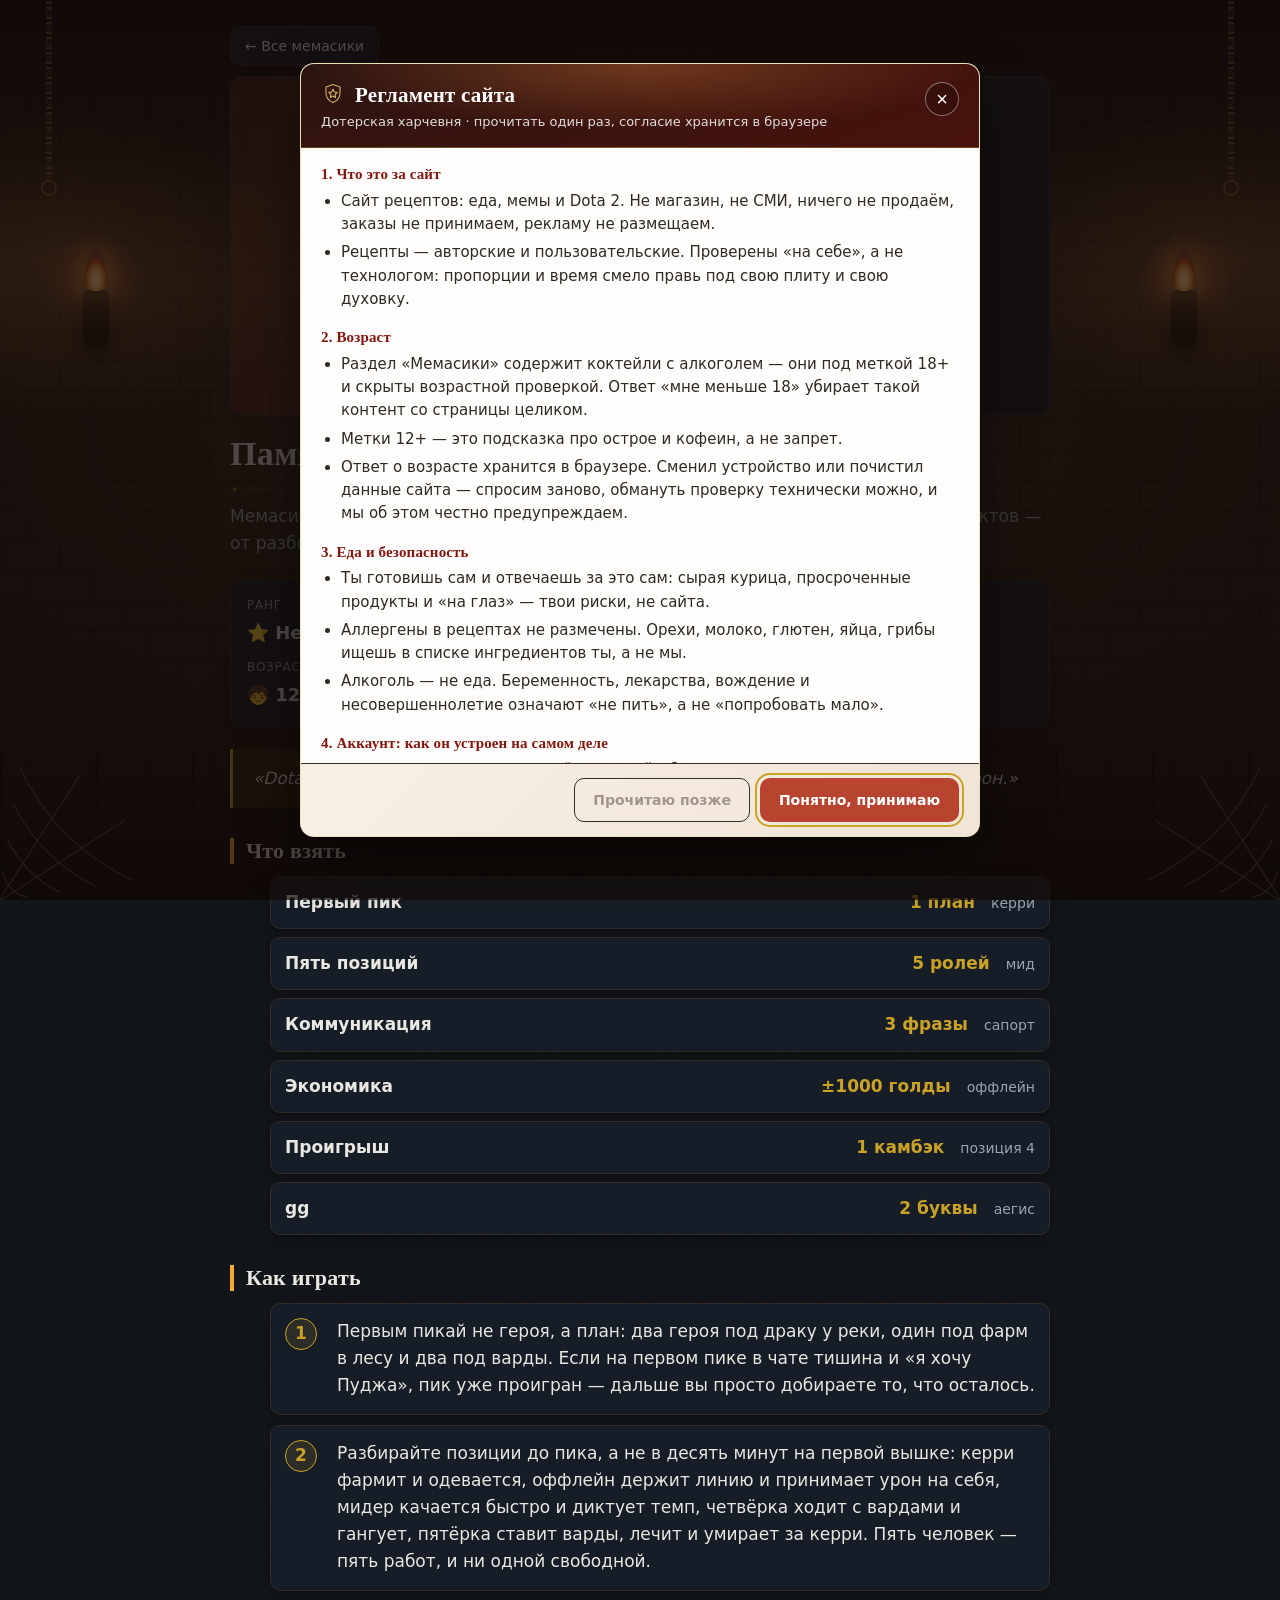
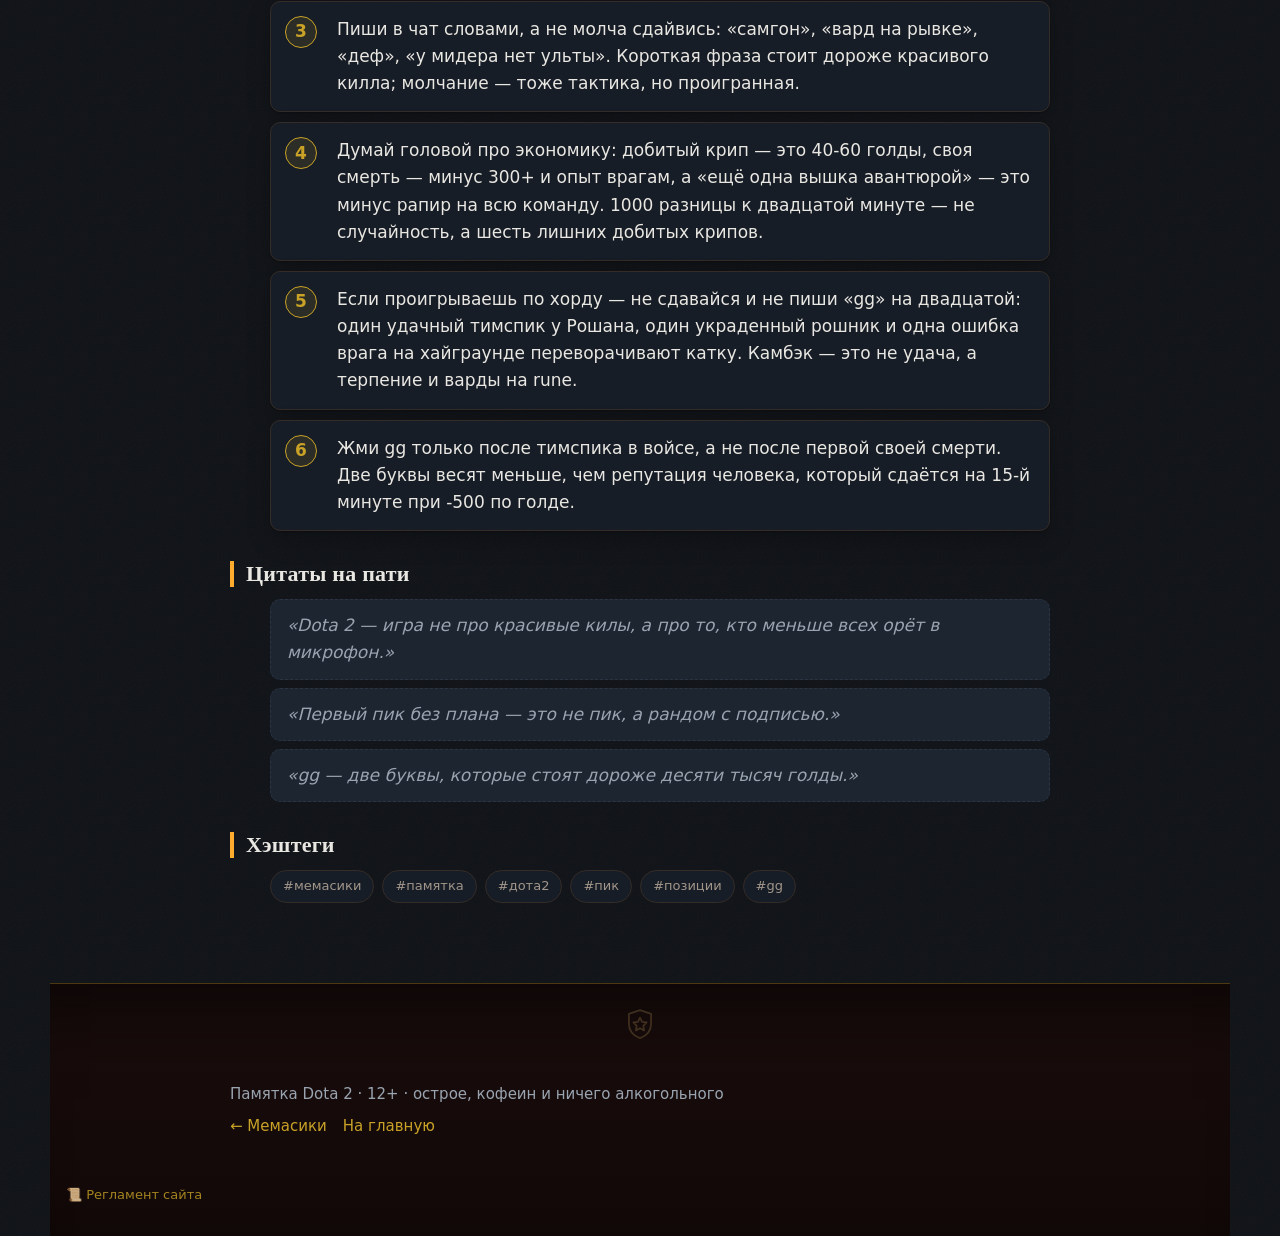
<file: memasiki/pamyatka-dota-2/index.html>
<!DOCTYPE html>
<html lang="ru">
<head>
  <meta charset="UTF-8">
  <meta name="viewport" content="width=device-width, initial-scale=1">
  <meta name="description" content="Памятка по Dota 2 — мемасик ранга Herald: шесть пунктов по ролям, шесть шагов от первого пика до gg. 12+.">
  <title>📜 Памятка по Dota 2 — мемасик ранга Herald</title>

  <!-- Стили раздела лежат на уровень выше, поэтому ../ — путь вверх
       от memasiki/pamyatka-dota-2/ к memasiki/. -->
  <link rel="stylesheet" href="../memasiki.css">
  <!-- правила сайта и плашка про хранилище: см. notice.js -->
  <link rel="stylesheet" href="../../notice.css">
  <!-- Атмосфера харчевни: шрифт, тёплый свет, тёмная тема (§14).
       Класс tavern-dark на <body> ниже включает её — как на странице
       раздела выше, чтобы обе страницы «Местасиков» выглядели одинаково. -->
  <link rel="stylesheet" href="../../tavern.css">

  <!-- data.js и app.js сюда НЕ подключены, в отличие от страницы
       «Коч братан Кирилл»: там скрипты нужны для возрастного замка 18+,
       а этот рецепт с меткой 12+ показывается всем без ответа про
       возраст. Замок не ставить — значит не тащить и скрипты. -->
</head>
<!-- tavern-dark: та же тёмная тема, что у страницы раздела выше (§14
     tavern.css). Без неё страница была бы светлым куском внутри тёмного
     раздела — при том что tavern.css здесь подключён. -->
<body class="tavern-dark">

  <!-- ==================== РЕЦЕПТ ====================
       Разметка и классы — те же, что у koch-bratan-kirill: одна схема
       на все страницы-легенды, отличаются только тексты. -->
  <main class="legend-wrap" id="legend-body">

    <a class="back-link" href="../index.html">← Все мемасики</a>

    <div class="legend-photo">📜</div>

    <h1 class="legend-title">Памятка по Dota 2</h1>
    <p class="legend-tagline">
      Мемасик, который не пьют и не едят: его читают перед первым пиком.
      Шесть пунктов — от разбора пика до двух букв gg.
    </p>

    <!-- Характеристики: те же значения, что лежат в data.js -->
    <div class="legend-stats">
      <p class="stat"><span class="stat-key">Ранг</span>
        <span class="stat-value">⭐ Herald</span></p>
      <p class="stat"><span class="stat-key">Время</span>
        <span class="stat-value">⏱ 45:00</span></p>
      <p class="stat"><span class="stat-key">Стек</span>
        <span class="stat-value">🎒 6 предметов</span></p>
      <p class="stat"><span class="stat-key">Формат</span>
        <span class="stat-value">🎮 5 на 5</span></p>
      <p class="stat"><span class="stat-key">Возраст</span>
        <span class="stat-value">🧒 12+</span></p>
    </div>

    <blockquote class="legend-quote">
      «Dota 2 — игра не про красивые килы, а про то, кто меньше всех
      орёт в микрофон.»
    </blockquote>

    <!-- ==================== ИНГРЕДИЕНТЫ ==================== -->
    <h2 class="legend-section-title">Что взять</h2>
    <ul class="legend-ings">
      <li class="legend-ing">
        <span class="legend-ing-name">Первый пик</span>
        <span class="legend-ing-amount">1 план</span>
        <span class="legend-ing-role">керри</span>
      </li>
      <li class="legend-ing">
        <span class="legend-ing-name">Пять позиций</span>
        <span class="legend-ing-amount">5 ролей</span>
        <span class="legend-ing-role">мид</span>
      </li>
      <li class="legend-ing">
        <span class="legend-ing-name">Коммуникация</span>
        <span class="legend-ing-amount">3 фразы</span>
        <span class="legend-ing-role">сапорт</span>
      </li>
      <li class="legend-ing">
        <span class="legend-ing-name">Экономика</span>
        <span class="legend-ing-amount">±1000 голды</span>
        <span class="legend-ing-role">оффлейн</span>
      </li>
      <li class="legend-ing">
        <span class="legend-ing-name">Проигрыш</span>
        <span class="legend-ing-amount">1 камбэк</span>
        <span class="legend-ing-role">позиция 4</span>
      </li>
      <li class="legend-ing">
        <span class="legend-ing-name">gg</span>
        <span class="legend-ing-amount">2 буквы</span>
        <span class="legend-ing-role">аегис</span>
      </li>
    </ul>

    <!-- ==================== ШАГИ ====================
         <ol> — список с номерами: порядок шагов важен, сбрасывать
         нумерацию нельзя. -->
    <h2 class="legend-section-title">Как играть</h2>
    <ol class="legend-steps">
      <li class="legend-step">
        <span class="legend-step-num">1</span>
        <span class="legend-step-text">Первым пикай не героя, а план: два
          героя под драку у реки, один под фарм в лесу и два под варды.
          Если на первом пике в чате тишина и «я хочу Пуджа», пик уже
          проигран — дальше вы просто добираете то, что осталось.</span>
      </li>
      <li class="legend-step">
        <span class="legend-step-num">2</span>
        <span class="legend-step-text">Разбирайте позиции до пика, а не в
          десять минут на первой вышке: керри фармит и одевается, оффлейн
          держит линию и принимает урон на себя, мидер качается быстро и
          диктует темп, четвёрка ходит с вардами и гангует, пятёрка ставит
          варды, лечит и умирает за керри. Пять человек — пять работ,
          и ни одной свободной.</span>
      </li>
      <li class="legend-step">
        <span class="legend-step-num">3</span>
        <span class="legend-step-text">Пиши в чат словами, а не молча
          сдайвись: «самгон», «вард на рывке», «деф», «у мидера нет
          ульты». Короткая фраза стоит дороже красивого килла; молчание —
          тоже тактика, но проигранная.</span>
      </li>
      <li class="legend-step">
        <span class="legend-step-num">4</span>
        <span class="legend-step-text">Думай головой про экономику: добитый
          крип — это 40-60 голды, своя смерть — минус 300+ и опыт врагам,
          а «ещё одна вышка авантюрой» — это минус рапир на всю команду.
          1000 разницы к двадцатой минуте — не случайность, а шесть
          лишних добитых крипов.</span>
      </li>
      <li class="legend-step">
        <span class="legend-step-num">5</span>
        <span class="legend-step-text">Если проигрываешь по хорду — не
          сдавайся и не пиши «gg» на двадцатой: один удачный тимспик у
          Рошана, один украденный рошник и одна ошибка врага на
          хайграунде переворачивают катку. Камбэк — это не удача,
          а терпение и варды на rune.</span>
      </li>
      <li class="legend-step">
        <span class="legend-step-num">6</span>
        <span class="legend-step-text">Жми gg только после тимспика в
          войсе, а не после первой своей смерти. Две буквы весят меньше,
          чем репутация человека, который сдаётся на 15-й минуте
          при -500 по голде.</span>
      </li>
    </ol>

    <!-- ==================== ЦИТАТЫ ==================== -->
    <h2 class="legend-section-title">Цитаты на пати</h2>
    <ul class="legend-quotes">
      <li class="legend-quote-item">«Dota 2 — игра не про красивые килы,
        а про то, кто меньше всех орёт в микрофон.»</li>
      <li class="legend-quote-item">«Первый пик без плана — это не пик,
        а рандом с подписью.»</li>
      <li class="legend-quote-item">«gg — две буквы, которые стоят дороже
        десяти тысяч голды.»</li>
    </ul>

    <!-- ==================== ХЭШТЕГИ ==================== -->
    <h2 class="legend-section-title">Хэштеги</h2>
    <ul class="legend-tags">
      <li class="legend-tag">#мемасики</li>
      <li class="legend-tag">#памятка</li>
      <li class="legend-tag">#дота2</li>
      <li class="legend-tag">#пик</li>
      <li class="legend-tag">#позиции</li>
      <li class="legend-tag">#gg</li>
    </ul>

  </main>

  <footer class="footer">
    <div class="legend-wrap">
      <p>Памятка Dota 2 · 12+ · острое, кофеин и ничего алкогольного</p>
      <div class="footer-row">
        <a class="footer-link" href="../index.html">← Мемасики</a>
        <a class="footer-link" href="../../index.html">На главную</a>
      </div>
    </div>
  </footer>

  <!-- окно регламента и плашка про хранилище. Стоит последним:
      на страницах корня Store к этому моменту уже подключён,
      а в разделах его нет — тогда notice.js берёт своё
      чтение localStorage (в нём есть своя страховка) -->
  <script src="../../notice.js" defer></script>
  <!-- украшение страницы: см. decor.js -->
  <script src="../../decor.js" defer></script>

</body>
</html>
</file>
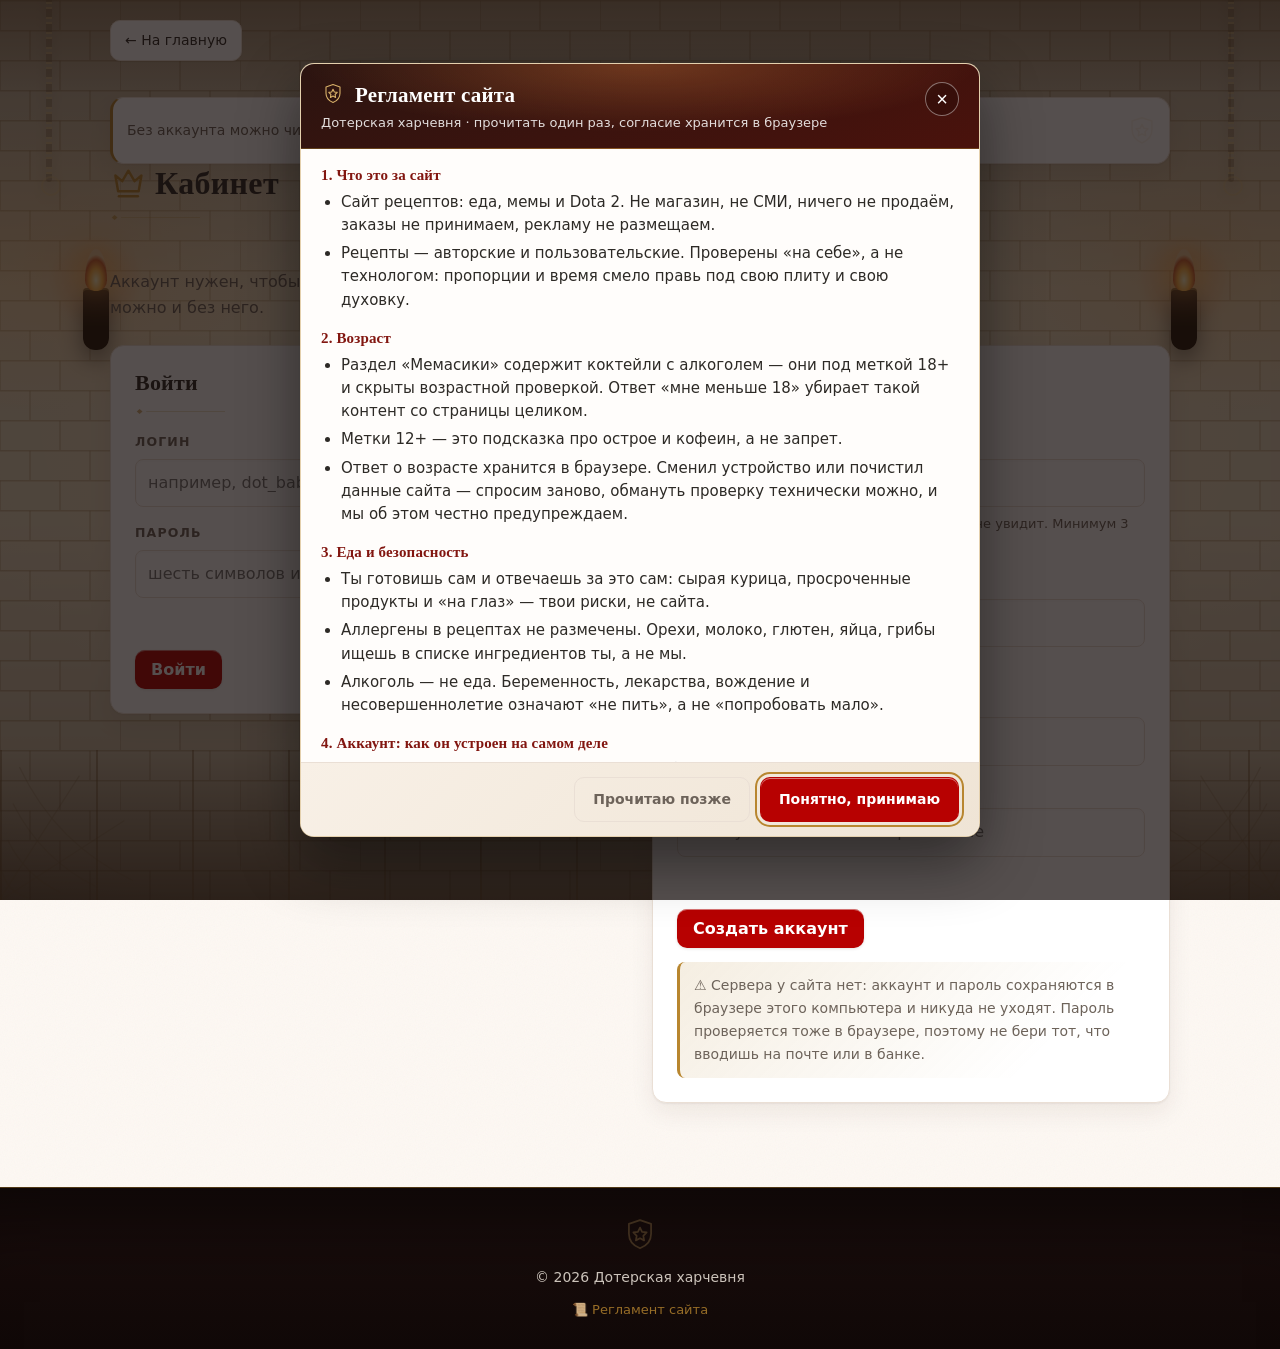
<file: account.html>
<!DOCTYPE html>
<!--
  СТРАНИЦА «КАБИНЕТ» — вход, регистрация и всё своё добро

  Как устроен этот файл. Разметка тут СТАТИЧЕСКАЯ: оба блока
  (#guest и #profile) уже написаны в HTML, а auth.js просто включает
  им атрибут hidden. Так сделано специально:

    · текст форм виден в исходнике и правится без знания JS;
    · если JavaScript выключен или упал, человек хотя бы увидит,
      что на странице есть вход и регистрация, а не белый экран;
    · рисовать формы кодом пришлось бы в том случае, если бы их
      содержимое зависело от данных. Здесь данных нет.

  А вот содержимое #profile-body РИСУЕТСЯ кодом — там данные
  (ник, дата, счётчики), которые известны только в рантайме.
-->
<html lang="ru">

<head>
  <meta charset="UTF-8">
  <meta name="viewport" content="width=device-width, initial-scale=1.0">
  <title>Кабинет — Дотерская харчевня</title>
  <link rel="stylesheet" href="style.css">
  <!-- правила сайта и плашка про хранилище: см. notice.js -->
  <link rel="stylesheet" href="notice.css">
  <!-- наряд харчевни: кованая шапка, пергамент, живой поиск.
      Ставится последним — переопределяет style.css и notice.css -->
  <link rel="stylesheet" href="tavern.css">
</head>

<body>

  <div class="page-nav">
    <a class="back-link" href="index.html">← На главную</a>
  </div>

  <!-- Сюда auth.js вставляет панельку «кто я». Пустой div на всех
       страницах сайта одинаковый: рисует его один и тот же код. -->
  <div id="account-bar"></div>

  <main class="page" id="account-page">

    <h1 class="page-title">👤 Кабинет</h1>

    <!-- Общая служебная строка ОБА блока под заголовком. Нужна именно
         снаружи: сообщать «аккаунт удалён» внутри #profile бессмысленно —
         этот блок в тот момент уже скрыт, и человек не узнает, что
         действие сработало. -->
    <p class="form-msg" id="page-msg" role="status"></p>

    <!-- ===== БЛОК ДЛЯ ТЕХ, КТО НЕ ВОШЁЛ ===== -->
    <section id="guest" class="guest">

      <p class="guest-note">
        Аккаунт нужен, чтобы оставлять отзывы и добавлять свои рецепты.
        Читать сайт можно и без него.
      </p>

      <div class="forms">

        <!-- ===== ВХОД =====
             novalidate — «не показывай браузерные подсказки», у нас
             свои сообщения в #login-msg: они на русском и объясняют,
             что именно не так.

             autocomplete="username" / "current-password" — подсказка
             браузеру и менеджеру паролей подставить сохранённое.
             Работает только на полях с такими name, поэтому name тут
             настоящие, а не для красоты. -->
        <form class="form" id="login-form" novalidate>
          <h2 class="form-title" id="login">Войти</h2>

          <label class="field">
            <span class="field-name">Логин</span>
            <input class="field-input" id="login-name" name="username"
                   type="text" autocomplete="username" required
                   placeholder="например, dot_babarika">
          </label>

          <label class="field">
            <span class="field-name">Пароль</span>
            <input class="field-input" id="login-pass" name="current-password"
                   type="password" autocomplete="current-password" required
                   placeholder="шесть символов и больше">
          </label>

          <!-- Сюда auth.js кладёт текст ошибки. Пустой абзац нужен,
               чтобы не было «прыжка» вёрстки, когда текст появится. -->
          <p class="form-msg" id="login-msg" role="alert"></p>

          <button class="btn btn-submit" type="submit">Войти</button>
        </form>

        <!-- ===== РЕГИСТРАЦИЯ ===== -->
        <form class="form" id="register-form" novalidate>
          <h2 class="form-title" id="register">Регистрация</h2>

          <label class="field">
            <span class="field-name">Логин</span>
            <input class="field-input" id="reg-login" name="username"
                   type="text" autocomplete="username" required
                   placeholder="латиница, цифры, - и _">
            <span class="field-hint">Техническое имя. По нему вход, его никто
              не увидит. Минимум 3 символа.</span>
          </label>

          <label class="field">
            <span class="field-name">Ник</span>
            <input class="field-input" id="reg-nick" name="nickname"
                   type="text" autocomplete="nickname" required
                   placeholder="как тебя подписывать в отзывах">
            <span class="field-hint">Виден всем. Любые символы, до 24.</span>
          </label>

          <label class="field">
            <span class="field-name">Пароль</span>
            <input class="field-input" id="reg-pass" name="new-password"
                   type="password" autocomplete="new-password" required
                   placeholder="минимум 6 символов">
          </label>

          <label class="field">
            <span class="field-name">Пароль ещё раз</span>
            <input class="field-input" id="reg-pass2" name="new-password2"
                   type="password" autocomplete="new-password" required
                   placeholder="на случай опечатки в первом поле">
          </label>

          <p class="form-msg" id="reg-msg" role="alert"></p>

          <button class="btn btn-submit" type="submit">Создать аккаунт</button>

          <!-- Честное предупреждение вместо обещаний «мы защитим твои
               данные». Сервера нет — врать посетителю хуже, чем сказать
               правду про то, как всё устроено. -->
          <p class="form-note">
            ⚠️ Сервера у сайта нет: аккаунт и пароль сохраняются в браузере
            этого компьютера и никуда не уходят. Пароль проверяется тоже в
            браузере, поэтому не бери тот, что вводишь на почте или в банке.
          </p>
        </form>

      </div>
    </section>

    <!-- ===== БЛОК ДЛЯ ВОШЕДШЕГО ===== -->
    <section id="profile" class="profile" hidden>

      <h2 class="form-title">Профиль</h2>

      <!-- Кто я, сколько у меня добра, кнопки. Наполняет auth.js. -->
      <div id="profile-body"></div>

      <h3 class="section-subtitle">Мои рецепты</h3>
      <div id="profile-recipes" class="mine-list"></div>

      <h3 class="section-subtitle">Мои отзывы</h3>
      <div id="profile-reviews" class="mine-list"></div>

    </section>

  </main>

  <footer class="footer">
    <p>© 2026 Дотерская харчевня</p>
  </footer>

  <!-- ===== ПОРЯДОК ПОДКЛЮЧЕНИЯ ИМЕЕТ ЗНАЧЕНИЕ =====
       defer выполняет файлы строго в этом порядке, поэтому:
         store.js  — хранилище (никого не зовёт)
         ui.js     — кирпичи для DOM
         auth.js   — аккаунты, использует Store и Ui
         reviews.js — опирается на Auth
         recipes-user.js — опирается на Auth и Reviews
       Переставить местами — получить «X is not defined» в консоли. -->
  <script src="store.js" defer></script>
  <script src="ui.js" defer></script>
  <script src="auth.js" defer></script>
  <script src="reviews.js" defer></script>
  <script src="recipes-user.js" defer></script>

  <!-- окно регламента и плашка про хранилище. Стоит последним:
      на страницах корня Store к этому моменту уже подключён,
      а в разделах его нет — тогда notice.js берёт своё
      чтение localStorage (в нём есть своя страховка) -->
  <script src="notice.js" defer></script>

  <!-- наряд харчевни: кованая шапка, бейджи, живой поиск. Ставится
      последним — обходит уже готовые кнопки и формы, своих полей
      не заводит и данные не трогает -->
  <script src="decor.js" defer></script>

</body>
</html>
</file>
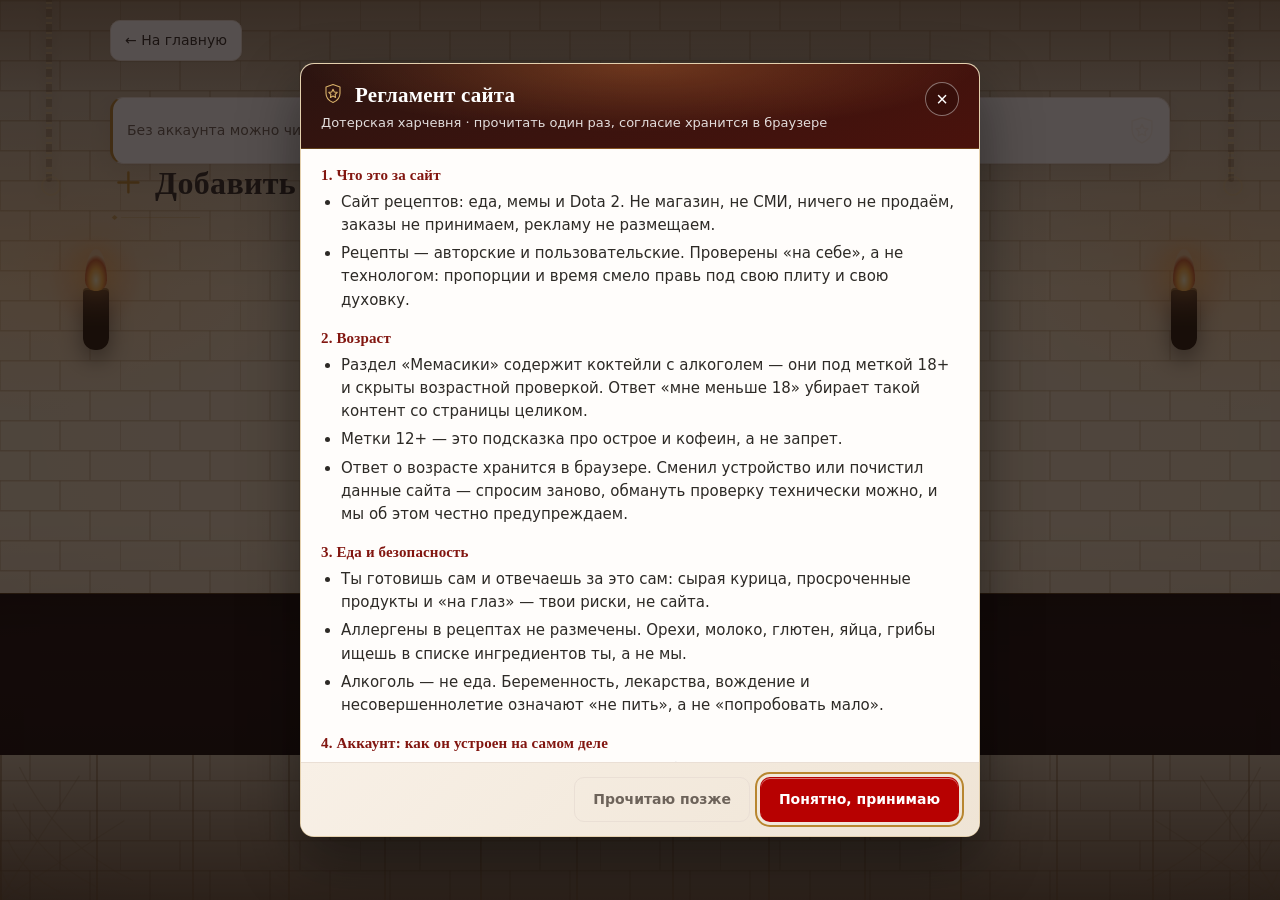
<file: add-recipe.html>
<!DOCTYPE html>
<!--
  СТРАНИЦА «ДОБАВИТЬ РЕЦЕПТ»

  Форма размечена ТЕГАМИ, а не собрана из JS. Причины:
    · поля видно глазами, порядок правок понятен без чтения кода;
    · label + input работают с клавиатуры и с программой чтения экрана
      «из коробки», руками такую доступность собирают долго;
    · JS занимается только тем, для чего он нужен: проверил, сохранил,
      дал ссылку.

  Файл полей НЕ загружает: статический сайт никуда ничего не
  принимает, поэтому «фото» — выбор эмодзи из готового списка.
-->
<html lang="ru">

<head>
  <meta charset="UTF-8">
  <meta name="viewport" content="width=device-width, initial-scale=1.0">
  <title>Добавить рецепт — Дотерская харчевня</title>
  <link rel="stylesheet" href="style.css">
  <!-- правила сайта и плашка про хранилище: см. notice.js -->
  <link rel="stylesheet" href="notice.css">
  <!-- оформление харчевни: кастомные шрифты, фон, шапка-гриб, колонна
       рецептов, подложки под изображения. Работает без JS (decor.js
       только вешает аккуратные классы); с отключённым JS страницы
       остаются читаемыми -->
  <link rel="stylesheet" href="tavern.css">
</head>

<body>

  <div class="page-nav">
    <a class="back-link" href="index.html">← На главную</a>
  </div>

  <div id="account-bar"></div>

  <main class="page">

    <h1 class="page-title">➕ Добавить свой рецепт</h1>

    <!-- ===== СООБЩЕНИЕ ДЛЯ ГОСТЯ =====
       hidden ставит/снимает recipes-user.js. Гостю форма не показана:
       сохранить всё равно не даст, а мучить человека заполнением
       двадцати полей вхолостую — просто портить вечер. -->
    <section id="add-gate" class="gate" hidden>
      <p class="gate-text">Рецепты добавляют только вошедшие: запись должна
        знать автора, чтобы ты мог её удалить и чтобы подпись была честной.</p>
      <a class="btn" href="account.html#login">Войти или зарегистрироваться</a>
    </section>

    <!-- ===== ФОРМА ===== -->
    <form class="form form-wide" id="add-form" novalidate hidden>

      <p class="form-note">
        Всё, что здесь написано, сохранится в браузере этого компьютера
        и появится в «Народной базе». Отзывов и рецептов других людей
        ты не увидишь — для статического сайта это нормальное
        ограничение, оно уходит, когда появляется сервер.
      </p>

      <!-- ДВА КОРОТКИХ ПОЛЯ В РЯД: класс .field-row делает из них
           сетку, на телефоне она складывается в столбик. -->
      <div class="field-row">
        <label class="field">
          <span class="field-name">Название</span>
          <input class="field-input" id="ar-title" type="text" required
                 maxlength="60" placeholder="Пельмени «Рошан»">
        </label>

        <label class="field">
          <span class="field-name">Эмодзи-обложка</span>
          <!-- select вместо поля ввода: варианты ограничены, и в
               карточке не окажется случайного «🚽» или текста.
               Значение option = то, что уедет в данные, текст внутри =
               то, что видит человек. -->
          <select class="field-input" id="ar-emoji">
            <option value="🍲">🍲 суп</option>
            <option value="🥟">🥟 лепим</option>
            <option value="🍝">🍝 паста</option>
            <option value="🍕">🍕 пицца</option>
            <option value="🥗">🥗 салат</option>
            <option value="🍳">🍳 яйца</option>
            <option value="🥞">🥞 блины</option>
            <option value="🍛">🍛 рис/гречка</option>
            <option value="🍖">🍖 мясо</option>
            <option value="🐟">🐟 рыба</option>
            <option value="🥐">🥐 выпечка</option>
            <option value="🍰">🍰 десерт</option>
            <option value="🥤">🥤 напиток</option>
            <option value="🍽">🍽 другое</option>
          </select>
        </label>
      </div>

      <div class="field-row">
        <label class="field">
          <span class="field-name">Сколько готовить</span>
          <input class="field-input" id="ar-time" type="text" required
                 maxlength="30" placeholder="40 мин">
        </label>

        <label class="field">
          <span class="field-name">На сколько порций</span>
          <input class="field-input" id="ar-portions" type="text" required
                 maxlength="30" placeholder="4 порции">
        </label>

        <label class="field">
          <span class="field-name">Сложность</span>
          <select class="field-input" id="ar-difficulty">
            <option value="легко">легко</option>
            <option value="средне" selected>средне</option>
            <option value="сложно">сложно</option>
          </select>
        </label>
      </div>

      <label class="field">
        <span class="field-name">Описание для карточки</span>
        <textarea class="field-input" id="ar-intro" rows="2" maxlength="180"
                  placeholder="Пара фраз: что это и зачем его готовить."></textarea>
        <span class="field-hint">До 180 символов. Это видно на главной,
          когда рецепт попадёт в народную базу.</span>
      </label>

      <!-- ТЕКСТОВЫЕ ПОЛЯ СО СПИСКАМИ.
           Принципиальное решение: один ингредиент = одна строка.
           JS разбивает текст по \n и получает массив — ровно ту же
           структуру, что у рецептов автора сайта в коде.
           Почему не «плюс одна кнопка на ингредиент»: пришлось бы
           рисовать двадцать рядов кнопок и хранить их состояние, а
           результат был бы тот же. -->
      <label class="field">
        <span class="field-name">Ингредиенты — по одному на строку</span>
        <textarea class="field-input" id="ar-ingredients" rows="7" required
                  placeholder="Мука — 300 г&#10;Яйца — 1 шт.&#10;Вода ледяная — 150 мл&#10;Соль — щепотка"></textarea>
        <span class="field-hint">Минимум 2 строки, максимум 20.
          Размер пиши прямо в строке: «Лук — 2 шт.».</span>
      </label>

      <label class="field">
        <span class="field-name">Шаги приготовления — по одному на строку</span>
        <textarea class="field-input" id="ar-steps" rows="8" required
                  placeholder="Замесить тесто и дать отдохнуть 30 минут&#10;Раскатать тонко, вырезать кружки&#10;Варить 3 минуты после всплытия"></textarea>
        <span class="field-hint">Минимум 2 строки, максимум 20. Номера
          проставятся сами — для нумерованных шагов в HTML есть ol,
          цифры руками не пишут.</span>
      </label>

      <label class="field">
        <span class="field-name">Совет (необязательно)</span>
        <input class="field-input" id="ar-tip" type="text" maxlength="180"
               placeholder="Тесто отдыхает обязательно, иначе пельмени стянет.">
      </label>

      <p class="form-msg" id="add-msg" role="alert"></p>

      <button class="btn btn-submit" type="submit">Опубликовать рецепт</button>

      <a class="btn btn-ghost" href="community.html">Открыть народную базу</a>

    </form>

  </main>

  <footer class="footer">
    <p>© 2026 Дотерская харчевня</p>
  </footer>

  <script src="store.js" defer></script>
  <script src="ui.js" defer></script>
  <script src="auth.js" defer></script>
  <script src="recipes-user.js" defer></script>

  <!-- окно регламента и плашка про хранилище. Стоит последним:
      на страницах корня Store к этому моменту уже подключён,
      а в разделах его нет — тогда notice.js берёт своё
      чтение localStorage (в нём есть своя страховка) -->
  <script src="notice.js" defer></script>

  <!-- украшательства: параллакс, «оживление» блоков при прокрутке,
       подписи года. Идёт ПОСЛЕДНИМ и вешает только оформление —
       данные и логика (Store / UI / Auth) ему не нужны -->
  <script src="decor.js" defer></script>

</body>
</html>
</file>
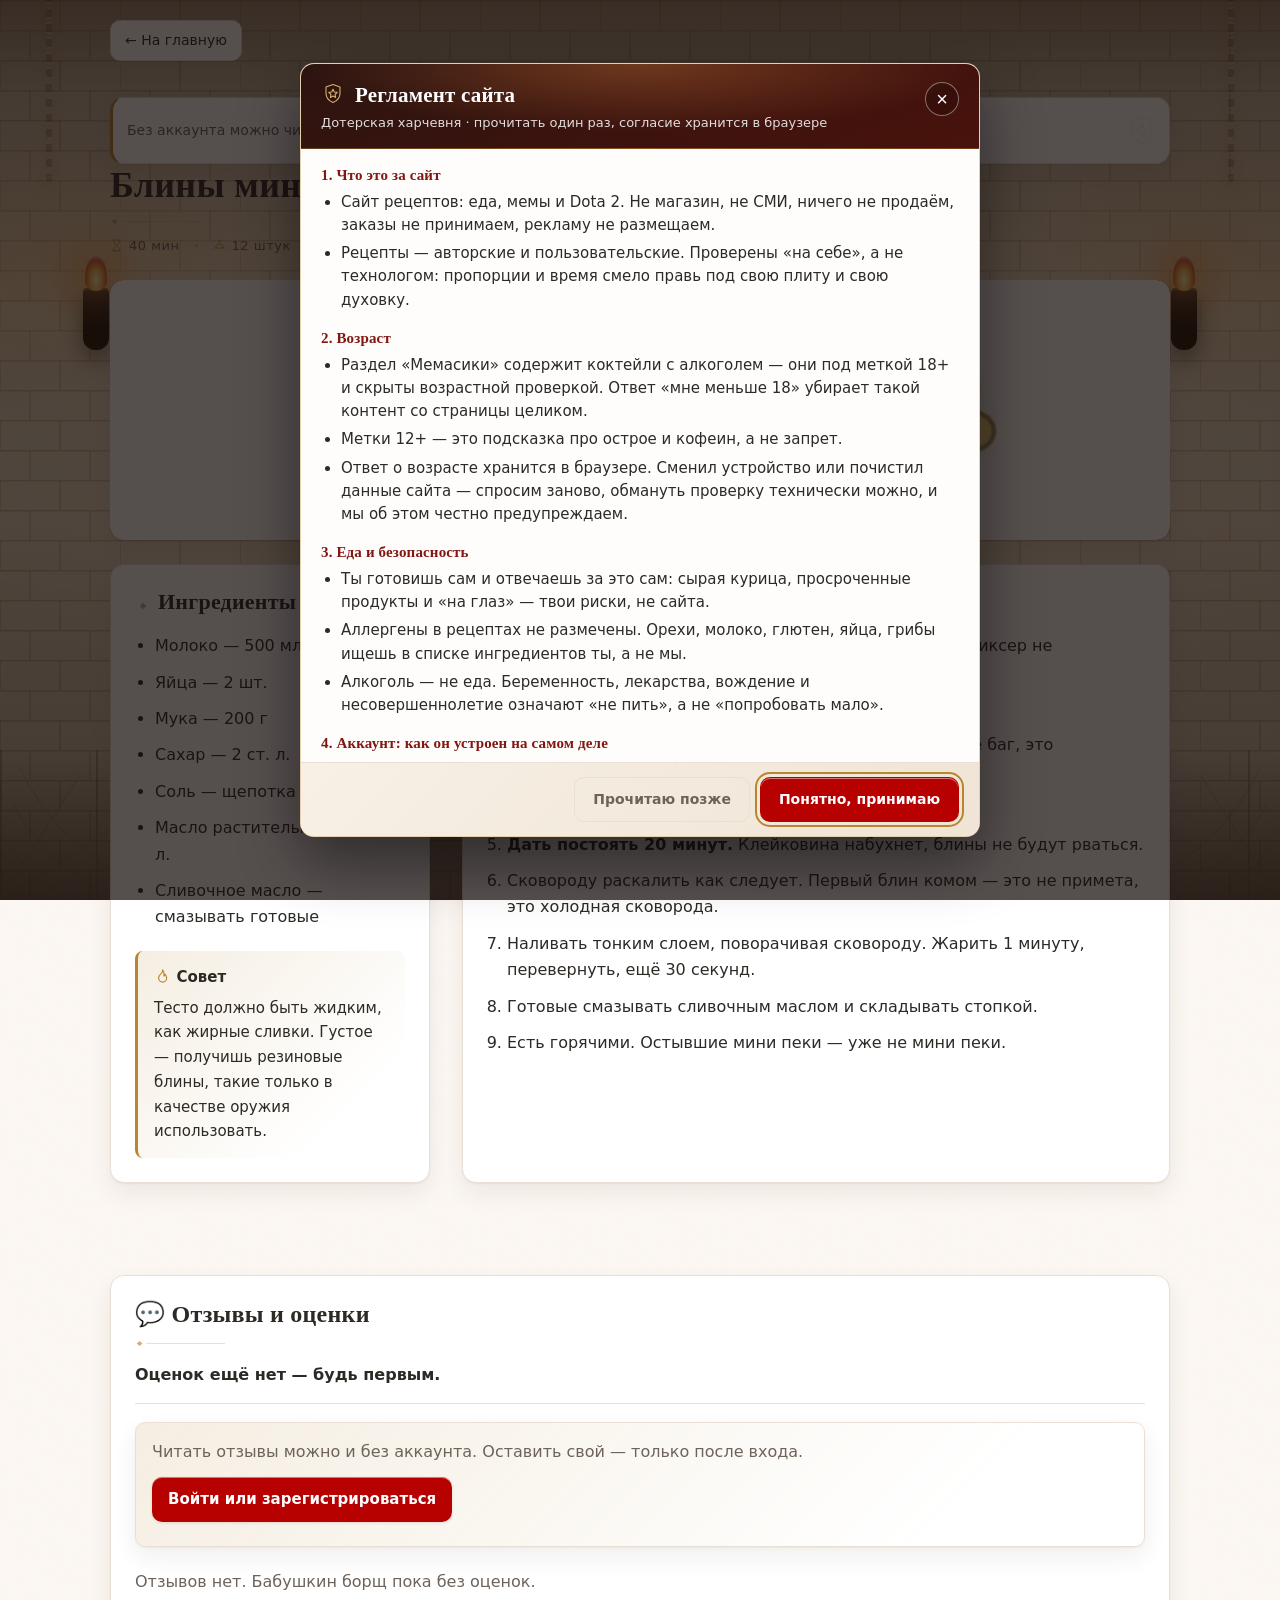
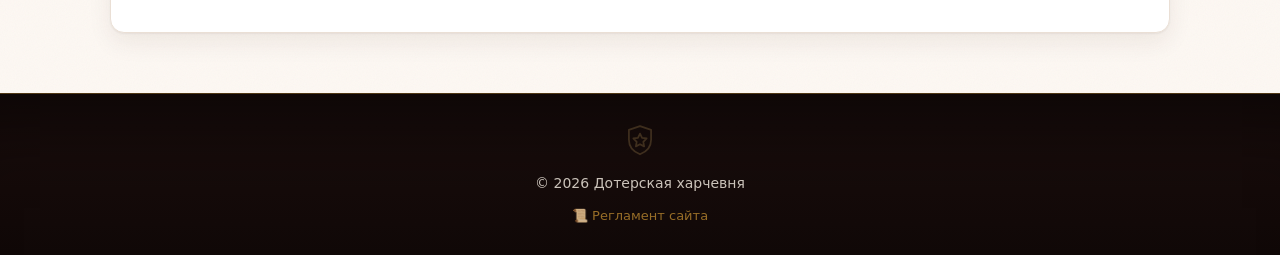
<file: bliny.html>
<!DOCTYPE html>
<!--
  СТРАНИЦА РЕЦЕПТА «БЛИНЫ МИНИ ПЕКИ»

  Заметь: файл называется bliny.html, и в index.html кнопка карточки №2
  ведёт именно сюда — href="bliny.html". У каждого рецепта должна быть
  своя страница, иначе все кнопки открывают борщ.
-->
<html lang="ru">

<head>
  <meta charset="UTF-8">
  <meta name="viewport" content="width=device-width, initial-scale=1.0">
  <title>Блины мини пеки — Дотерская харчевня</title>
  <link rel="stylesheet" href="style.css">
  <!-- правила сайта и плашка про хранилище: см. notice.js -->
  <link rel="stylesheet" href="notice.css">
  <!-- наряд харчевни: кованая шапка, пергамент, живые карточки.
      Ставится последним — переопределяет style.css и notice.css -->
  <link rel="stylesheet" href="tavern.css">
</head>

<body data-recipe-id="bliny" data-recipe-title="Блины мини пеки">
  <!-- data-recipe-id говорит reviews.js, к какому рецепту писать
       отзывы. У каждой страницы рецептов своё значение — файл
       reviews.js при этом один на всех. -->

  <div class="page-nav">
    <a class="back-link" href="index.html">← На главную</a>
  </div>

  <!-- Панелька аккаунта (рисует auth.js) -->
  <div id="account-bar"></div>

  <main class="recipe">

    <header class="recipe-header">
      <h1 class="recipe-title">Блины мини пеки</h1>
      <p class="recipe-meta">⏱ 40 мин &nbsp;•&nbsp; 👥 12 штук &nbsp;•&nbsp; 🥗 легко</p>
    </header>

    <!-- ФОТО. Тот же файл, что в карточке главной (img/bliny.jpg) —
         генерировать второй кадр не нужно. Класс fill растягивает
         картинку на весь блок: заполняет ширину, лишнее по краям
         обрезается. -->
    <div class="recipe-photo photo-yellow">🥞
      <img class="recipe-img fill"
           src="img/bliny.jpg"
           alt="Мини пеки с тортом"
           title="PANCAKES!">
    </div>

    <div class="recipe-grid">

      <!-- Левый столбец -->
      <section class="ingredients">
        <h2>Ингредиенты</h2>
        <ul>
          <li>Молоко — 500 мл</li>
          <li>Яйца — 2 шт.</li>
          <li>Мука — 200 г</li>
          <li>Сахар — 2 ст. л.</li>
          <li>Соль — щепотка</li>
          <li>Масло растительное — 2 ст. л.</li>
          <li>Сливочное масло — смазывать готовые</li>
        </ul>

        <div class="tip">
          <strong>💡 Совет</strong>
          <p>Тесто должно быть жидким, как жирные сливки. Густое — получишь резиновые блины, такие только в качестве оружия использовать.</p>
        </div>
      </section>

      <!-- Правый столбец -->
      <section class="steps">
        <h2>Приготовление</h2>
        <ol>
          <li>Взбить яйца с сахаром и солью. Венчика достаточно, миксер не обязателен.</li>
          <li>Влить половину молока. Перемешать.</li>
          <li>Всыпать муку. Размешать до гладкости — комки это не баг, это незабитый миксер.</li>
          <li>Влить остальное молоко и масло. Тесто готово.</li>
          <li><strong>Дать постоять 20 минут.</strong> Клейковина набухнет, блины не будут рваться.</li>
          <li>Сковороду раскалить как следует. Первый блин комом — это не примета, это холодная сковорода.</li>
          <li>Наливать тонким слоем, поворачивая сковороду. Жарить 1 минуту, перевернуть, ещё 30 секунд.</li>
          <li>Готовые смазывать сливочным маслом и складывать стопкой.</li>
          <li>Есть горячими. Остывшие мини пеки — уже не мини пеки.</li>
        </ol>
      </section>

    </div>
  </main>

  <!-- Отзывы и рейтинг: содержимое создаёт reviews.js -->
  <div class="page">
    <section id="reviews"></section>
  </div>

  <footer class="footer">
    <p>© 2026 Дотерская харчевня</p>
  </footer>

  <script src="store.js" defer></script>
  <script src="ui.js" defer></script>
  <script src="auth.js" defer></script>
  <script src="reviews.js" defer></script>

  <!-- окно регламента и плашка про хранилище. Стоит последним:
      на страницах корня Store к этому моменту уже подключён,
      а в разделах его нет — тогда notice.js берёт своё
      чтение localStorage (в нём есть своя страховка) -->
  <script src="notice.js" defer></script>

  <!-- наряд харчевни: кованая шапка, бейджи, живой поиск. Ставится
      последним — обходит уже готовые кнопки и формы, своих полей
      не заводит и данные не трогает -->
  <script src="decor.js" defer></script>

</body>
</html>
</file>
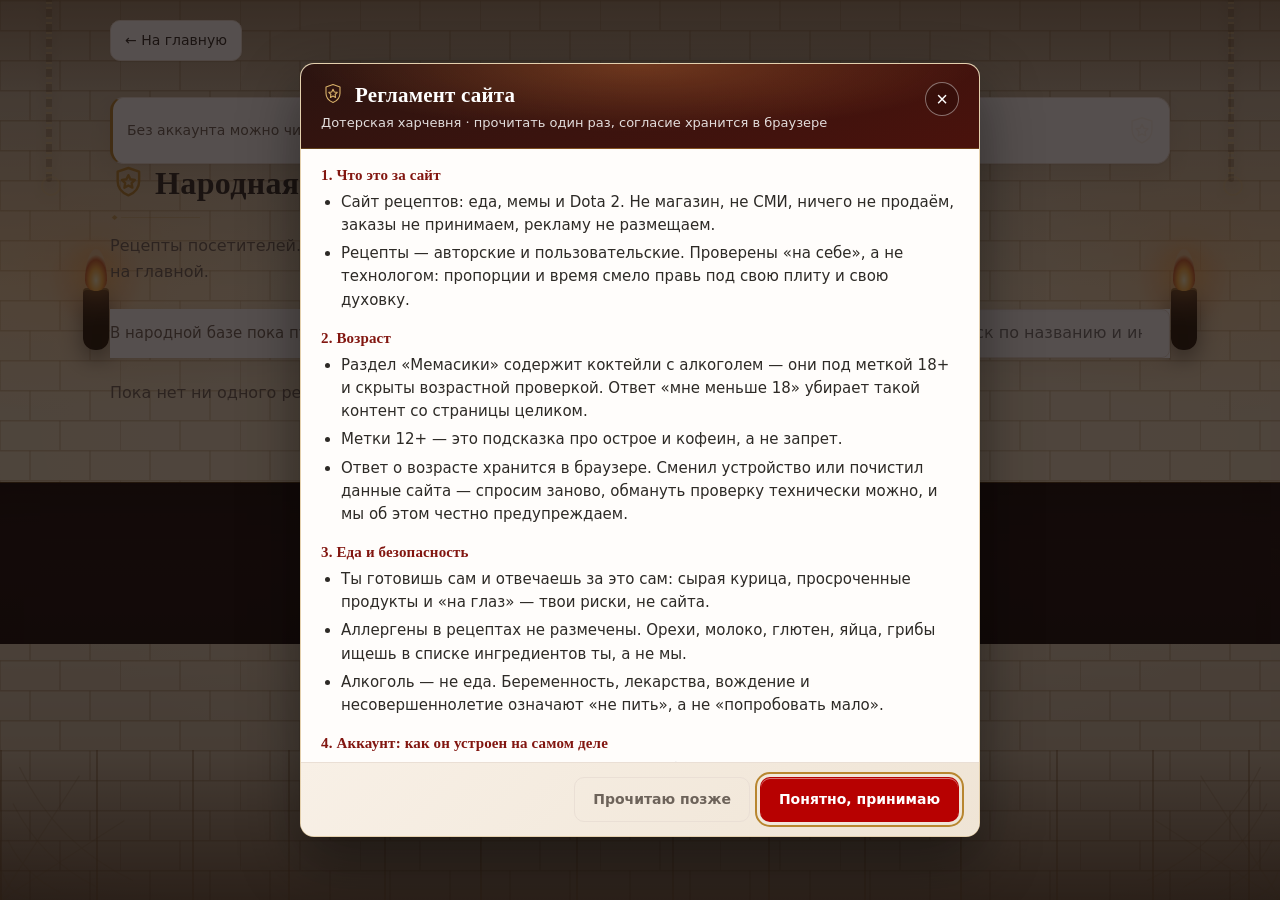
<file: community.html>
<!DOCTYPE html>
<!--
  СТРАНИЦА «НАРОДНАЯ БАЗА» — рецепты, которые добавили люди

  Пустой контейнер + JS — осознанный выбор, а не лень верстать.
  Количество рецептов неизвестно: сегодня их ноль, завтра сорок.
  Вписать их в HTML руками — значит каждый раз руками же добавлять
  карточку. Здесь карточку создаёт код по данным, поэтому «добавить
  рецепт» и «показать рецепт» — это один и тот же механизм, а не
  правка разметки.

  Тот же приём уже работает в разделе «Мемасики» (memasiki/app.js).
-->
<html lang="ru">

<head>
  <meta charset="UTF-8">
  <meta name="viewport" content="width=device-width, initial-scale=1.0">
  <title>Народная база рецептов — Дотерская харчевня</title>
  <link rel="stylesheet" href="style.css">
  <!-- правила сайта и плашка про хранилище: см. notice.js -->
  <link rel="stylesheet" href="notice.css">
  <!-- наряд харчевни: кованая шапка, пергамент, живые карточки.
      Ставится последним — переопределяет style.css и notice.css -->
  <link rel="stylesheet" href="tavern.css">
</head>

<body>

  <div class="page-nav">
    <a class="back-link" href="index.html">← На главную</a>
  </div>

  <div id="account-bar"></div>

  <main class="page">

    <h1 class="page-title">🌐 Народная база</h1>

    <p class="page-lead">
      Рецепты посетителей. Добавил свой — попал сюда и в кнопку
      «🎲 Что готовим?» на главной.
    </p>

    <!-- Всё содержимое рисует UserRecipes.renderCommunity():
         счётчик, поиск, переключатель «только мои», сетка карточек. -->
    <section id="community-list"></section>

  </main>

  <footer class="footer">
    <p>© 2026 Дотерская харчевня</p>
  </footer>

  <!-- Отзывы подключены и здесь: у народного рецепта есть своя
       страница, но ссылка «мой отзыв» из кабинета ведёт именно на
       список отзывов, а он живёт в reviews.js. -->
  <script src="store.js" defer></script>
  <script src="ui.js" defer></script>
  <script src="auth.js" defer></script>
  <script src="reviews.js" defer></script>
  <script src="recipes-user.js" defer></script>

  <!-- окно регламента и плашка про хранилище. Стоит последним:
      на страницах корня Store к этому моменту уже подключён,
      а в разделах его нет — тогда notice.js берёт своё
      чтение localStorage (в нём есть своя страховка) -->
  <script src="notice.js" defer></script>

  <!-- наряд харчевни: кованая шапка, бейджи, живой поиск. Ставится
      последним — обходит уже готовые кнопки и формы, своих полей
      не заводит и данные не трогает -->
  <script src="decor.js" defer></script>

</body>
</html>
</file>
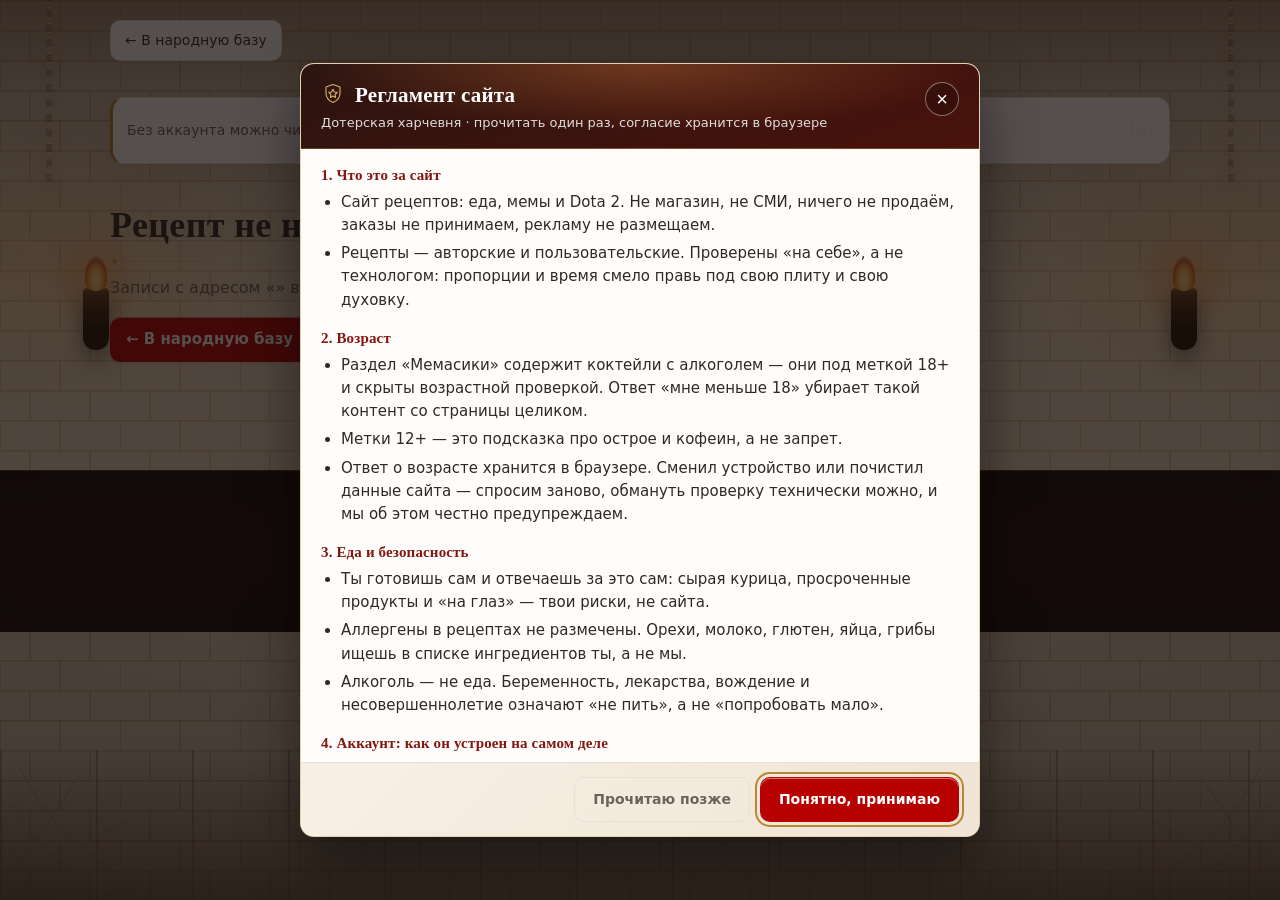
<file: recipe-user.html>
<!DOCTYPE html>
<!--
  СТРАНИЦА ОДНОГО НАРОДНОГО РЕЦЕПТА

  ФАЙЛ ОДИН, а рецептов на нём может быть сколько угодно. Различаются
  они адресом:

      recipe-user.html?id=r-m3k2-9f1a

  Идентификатор берётся из адреса (location.search), по нему находится
  запись в localStorage, и страница собирается под неё. Так устроены
  все сайты с карточками товаров: файл один, содержимое разное.

  Поэтому в этом HTML НЕТ ни одного текста рецепта — только каркас.
  Всё наполняет recipes-user.js.
-->
<html lang="ru">

<head>
  <meta charset="UTF-8">
  <meta name="viewport" content="width=device-width, initial-scale=1.0">
  <!-- Заголовок вкладки ставит JS по названию рецепта. Без него на
       всех вкладках было бы «Дотерская харчевня», и в десяти открытых
       рецептах нельзя было бы разобраться. -->
  <title>Народный рецепт — Дотерская харчевня</title>
  <link rel="stylesheet" href="style.css">
  <!-- правила сайта и плашка про хранилище: см. notice.js -->
  <link rel="stylesheet" href="notice.css">
  <!-- наряд харчевни: кованые шапки, бейджи, живой поиск.
       Ставится ПОСЛЕ notice.css — перекрашивает готовые блоки,
       а не заменяет их. Без него страница выглядит как раньше -->
  <link rel="stylesheet" href="tavern.css">
</head>

<body>
  <!-- data-recipe-id здесь НЕ вписан. Эта страница сама не знает, о
       каком рецепте речь, — id приезжает в адресе. recipes-user.js
       читает его, записывает сюда же (document.body.dataset.recipeId)
       и только потом рисует отзывы. -->

  <div class="page-nav">
    <a class="back-link" href="community.html">← В народную базу</a>
  </div>

  <div id="account-bar"></div>

  <main class="recipe">
    <!-- Заголовок, фото, ингредиенты, шаги, кнопка удаления — всё
         создаёт UserRecipes.renderOne(). -->
    <section id="user-recipe"></section>

    <!-- Отзывы. Тот же виджет, что на страницах рецептов автора сайта:
         файл один, а рецепт определяется по data-recipe-id. -->
    <section id="reviews"></section>
  </main>

  <footer class="footer">
    <p>© 2026 Дотерская харчевня</p>
  </footer>

  <script src="store.js" defer></script>
  <script src="ui.js" defer></script>
  <script src="auth.js" defer></script>
  <script src="reviews.js" defer></script>
  <script src="recipes-user.js" defer></script>

  <!-- окно регламента и плашка про хранилище. Стоит последним:
      на страницах корня Store к этому моменту уже подключён,
      а в разделах его нет — тогда notice.js берёт своё
      чтение localStorage (в нём есть своя страховка) -->
  <script src="notice.js" defer></script>

  <!-- наряд харчевни: кованые шапки, бейджи, живой поиск. Ставится
      последним — обходит уже готовые кнопки и формы, своих полей
      не заводит и данные не трогает -->
  <script src="decor.js" defer></script>

</body>
</html>
</file>
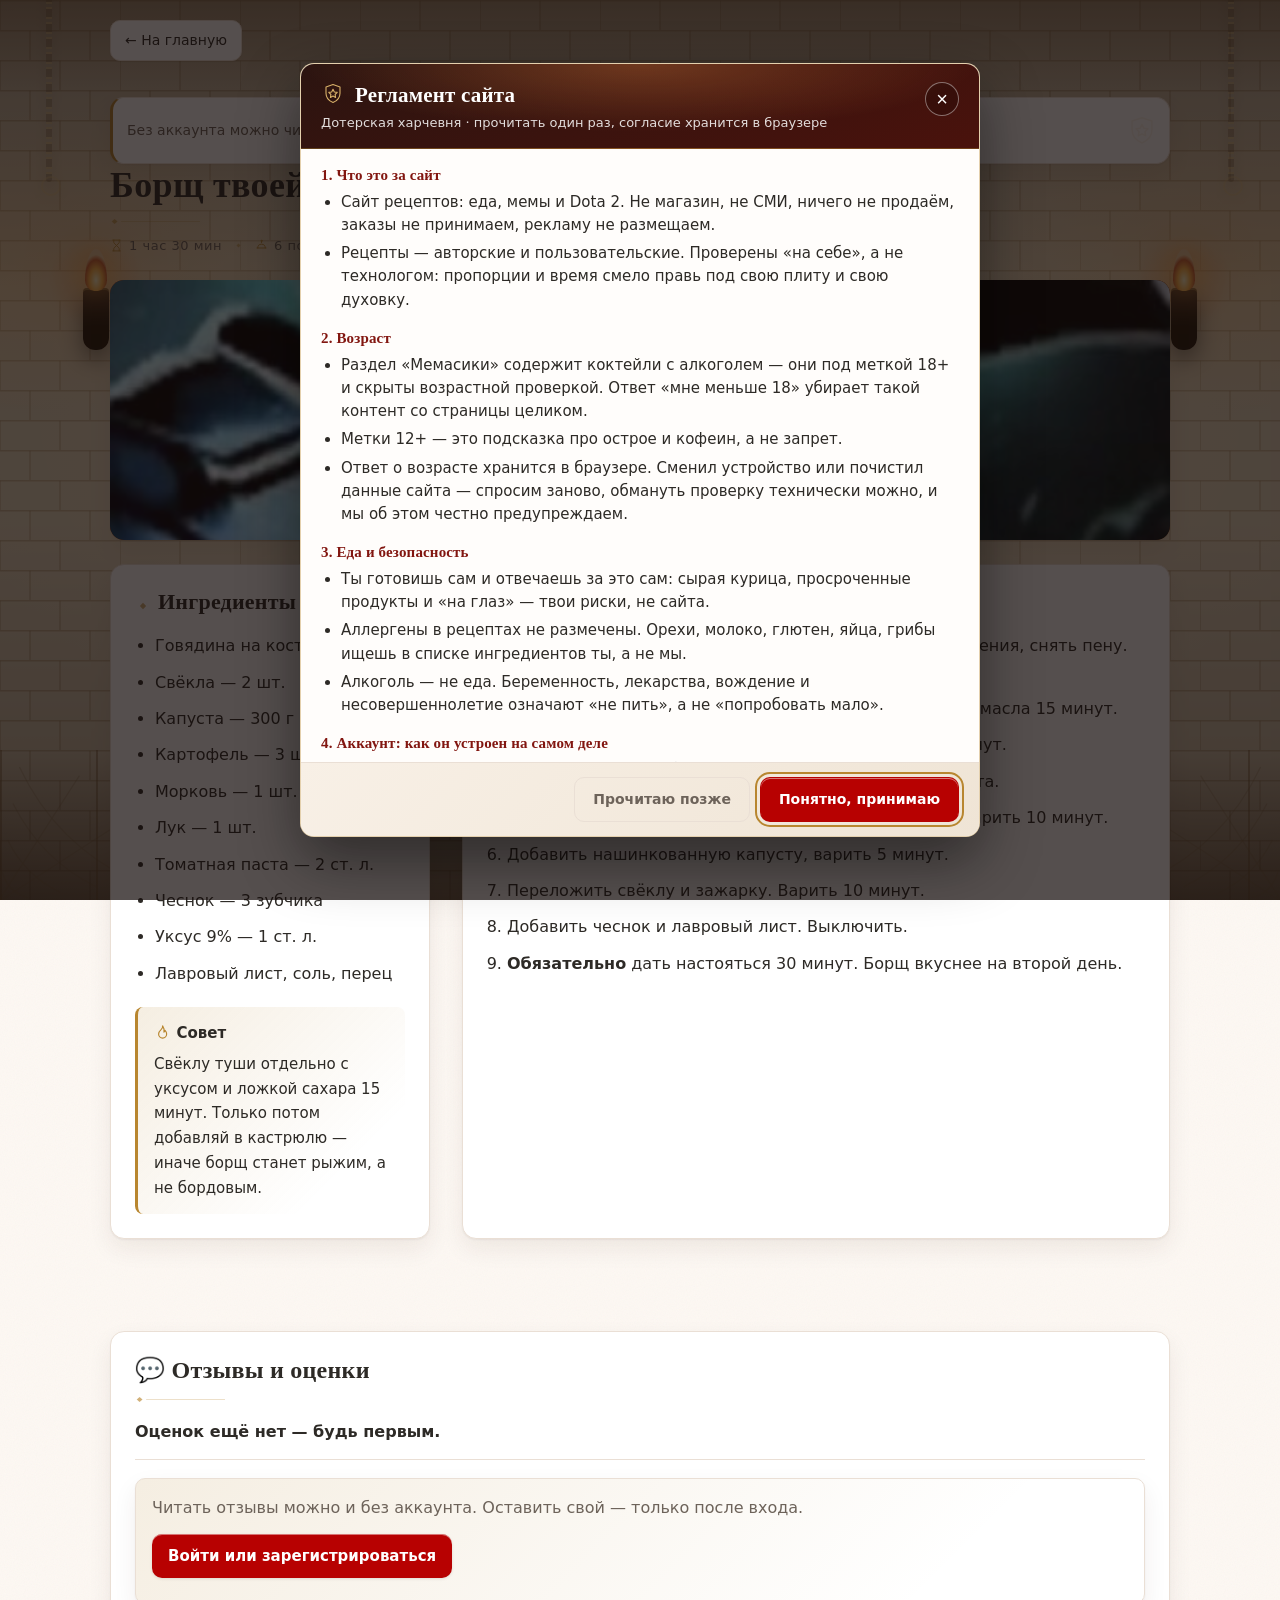
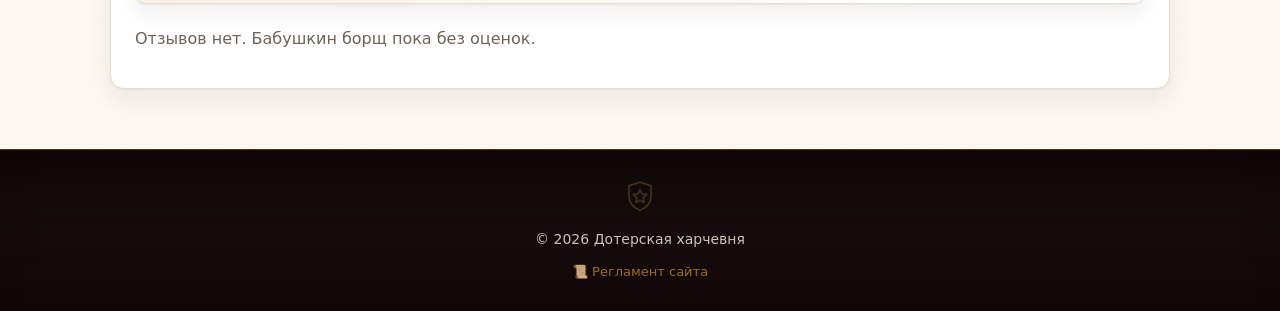
<file: recipe.html>
<!DOCTYPE html>
<!--
  ЭТО СТРАНИЦА ОДНОГО РЕЦЕПТА
  Она открывается, когда нажимаешь "Читать рецепт" на главной.
  Так устроены почти все сайты: главная страница + отдельные страницы.
-->
<html lang="ru">

<head>
  <meta charset="UTF-8">
  <meta name="viewport" content="width=device-width, initial-scale=1.0">
  <title>Борщ твоей мамки — Дотерская харчевня</title>
  <link rel="stylesheet" href="style.css">
  <!-- правила сайта и плашка про хранилище: см. notice.js -->
  <link rel="stylesheet" href="notice.css">
  <!-- наряд харчевни: кованые шапки, бейджи, живой поиск.
       Ставится ПОСЛЕ notice.css — перекрашивает готовые блоки,
       а не заменяет их. Без него страница выглядит как раньше -->
  <link rel="stylesheet" href="tavern.css">
</head>

<body data-recipe-id="borshch" data-recipe-title="Борщ твоей мамки">
  <!-- data-recipe-id — КЛЮЧ, по которому отзывы привязываются к
       рецепту. reviews.js читает его (document.body.dataset.recipeId)
       и пишет отзывы в свою базу с этим значением. Без атрибута виджет
       просто не появится: он не понимает, о чём страница.
       Значение — короткое латинское имя, а не название: оно попадает в
       адрес и в данные, и менять его потом больно. -->

  <!-- Кнопка "назад" на главную. href="index.html" = перейти в файл index.html -->
  <div class="page-nav">
    <a class="back-link" href="index.html">← На главную</a>
  </div>

  <!-- Панелька аккаунта: кто вошёл, вход/регистрация для остальных -->
  <div id="account-bar"></div>

  <main class="recipe">

    <!-- ===== ЗАГОЛОВОК РЕЦЕПТА ===== -->
    <header class="recipe-header">
      <h1 class="recipe-title">Борщ твоей мамки</h1>
      <p class="recipe-meta">⏱ 1 час 30 мин &nbsp;•&nbsp; 👥 6 порций &nbsp;•&nbsp; 🥘 средняя сложность</p>
    </header>

    <!-- ===== БОЛЬШОЕ ФОТО =====
         Тот же приём, что в карточках главной: эмодзи лежит ПОД
         картинкой. Файл img/borshch.jpg — ОДИН и тот же, что и на
         карточке №1: одно блюдо = один файл, второй копии не нужно. -->
    <div class="recipe-photo photo-dire">🍲
      <img class="recipe-img fill"
           src="img/borshch.jpg"
           alt="Борщ твоей мамки"
           title="Он знает, где ты живёшь">
    </div>

    <!-- ===== ДВА СТОЛБЦА: ИНГРЕДИЕНТЫ И ШАГИ =====
         class="recipe-grid" — это то, что делает два столбца рядом.
         Сами настройки колонок находятся в style.css -->
    <div class="recipe-grid">

      <!-- Левый столбец -->
      <section class="ingredients">
        <h2>Ингредиенты</h2>
        <!-- ul = список с точками, li = один пункт списка -->
        <ul>
          <li>Говядина на кости — 500 г</li>
          <li>Свёкла — 2 шт.</li>
          <li>Капуста — 300 г</li>
          <li>Картофель — 3 шт.</li>
          <li>Морковь — 1 шт.</li>
          <li>Лук — 1 шт.</li>
          <li>Томатная паста — 2 ст. л.</li>
          <li>Чеснок — 3 зубчика</li>
          <li>Уксус 9% — 1 ст. л.</li>
          <li>Лавровый лист, соль, перец</li>
        </ul>

        <div class="tip">
          <strong>💡 Совет</strong>
          <p>Свёклу туши отдельно с уксусом и ложкой сахара 15 минут. Только потом добавляй в кастрюлю — иначе борщ станет рыжим, а не бордовым.</p>
        </div>
      </section>

      <!-- Правый столбец -->
      <section class="steps">
        <h2>Приготовление</h2>
        <!-- ol = НУМЕРОВАННЫЙ список, цифры браузер ставит сам -->
        <ol>
          <li>Залить мясо 3 литрами холодной воды, довести до кипения, снять пену. Варить 1 час.</li>
          <li>Свёклу натереть, тушить с уксусом, сахаром и ложкой масла 15 минут.</li>
          <li>Добавить томатную пасту к свёкле, тушить ещё 10 минут.</li>
          <li>Лук и морковь нарезать, обжарить до золотистого цвета.</li>
          <li>В готовый бульон положить нарезанный картофель. Варить 10 минут.</li>
          <li>Добавить нашинкованную капусту, варить 5 минут.</li>
          <li>Переложить свёклу и зажарку. Варить 10 минут.</li>
          <li>Добавить чеснок и лавровый лист. Выключить.</li>
          <li><strong>Обязательно</strong> дать настояться 30 минут. Борщ вкуснее на второй день.</li>
        </ol>
      </section>

    </div>
  </main>

  <!-- ===== ОТЗЫВЫ =====
       Виджет рисует reviews.js: средний рейтинг, форма (или просьба
       войти для гостя) и список. Пустой контейнер, а не готовая
       разметка, потому что содержимое зависит от того, вошёл ли
       человек, и от того, сколько отзывов уже есть. -->
  <div class="page">
    <section id="reviews"></section>
  </div>

  <footer class="footer">
    <p>© 2026 Дотерская харчевня</p>
  </footer>

  <!-- Порядок важен: store → ui → auth → reviews. Каждый следующий
       пользуется предыдущими. -->
  <script src="store.js" defer></script>
  <script src="ui.js" defer></script>
  <script src="auth.js" defer></script>
  <script src="reviews.js" defer></script>

  <!-- окно регламента и плашка про хранилище. Стоит последним:
      на страницах корня Store к этому моменту уже подключён,
      а в разделах его нет — тогда notice.js берёт своё
      чтение localStorage (в нём есть своя страховка) -->
  <script src="notice.js" defer></script>

  <!-- наряд харчевни: кованые шапки, бейджи, живой поиск. Ставится
      последним — обходит уже готовые кнопки и формы, своих полей
      не заводит и данные не трогает -->
  <script src="decor.js" defer></script>

</body>
</html>
</file>
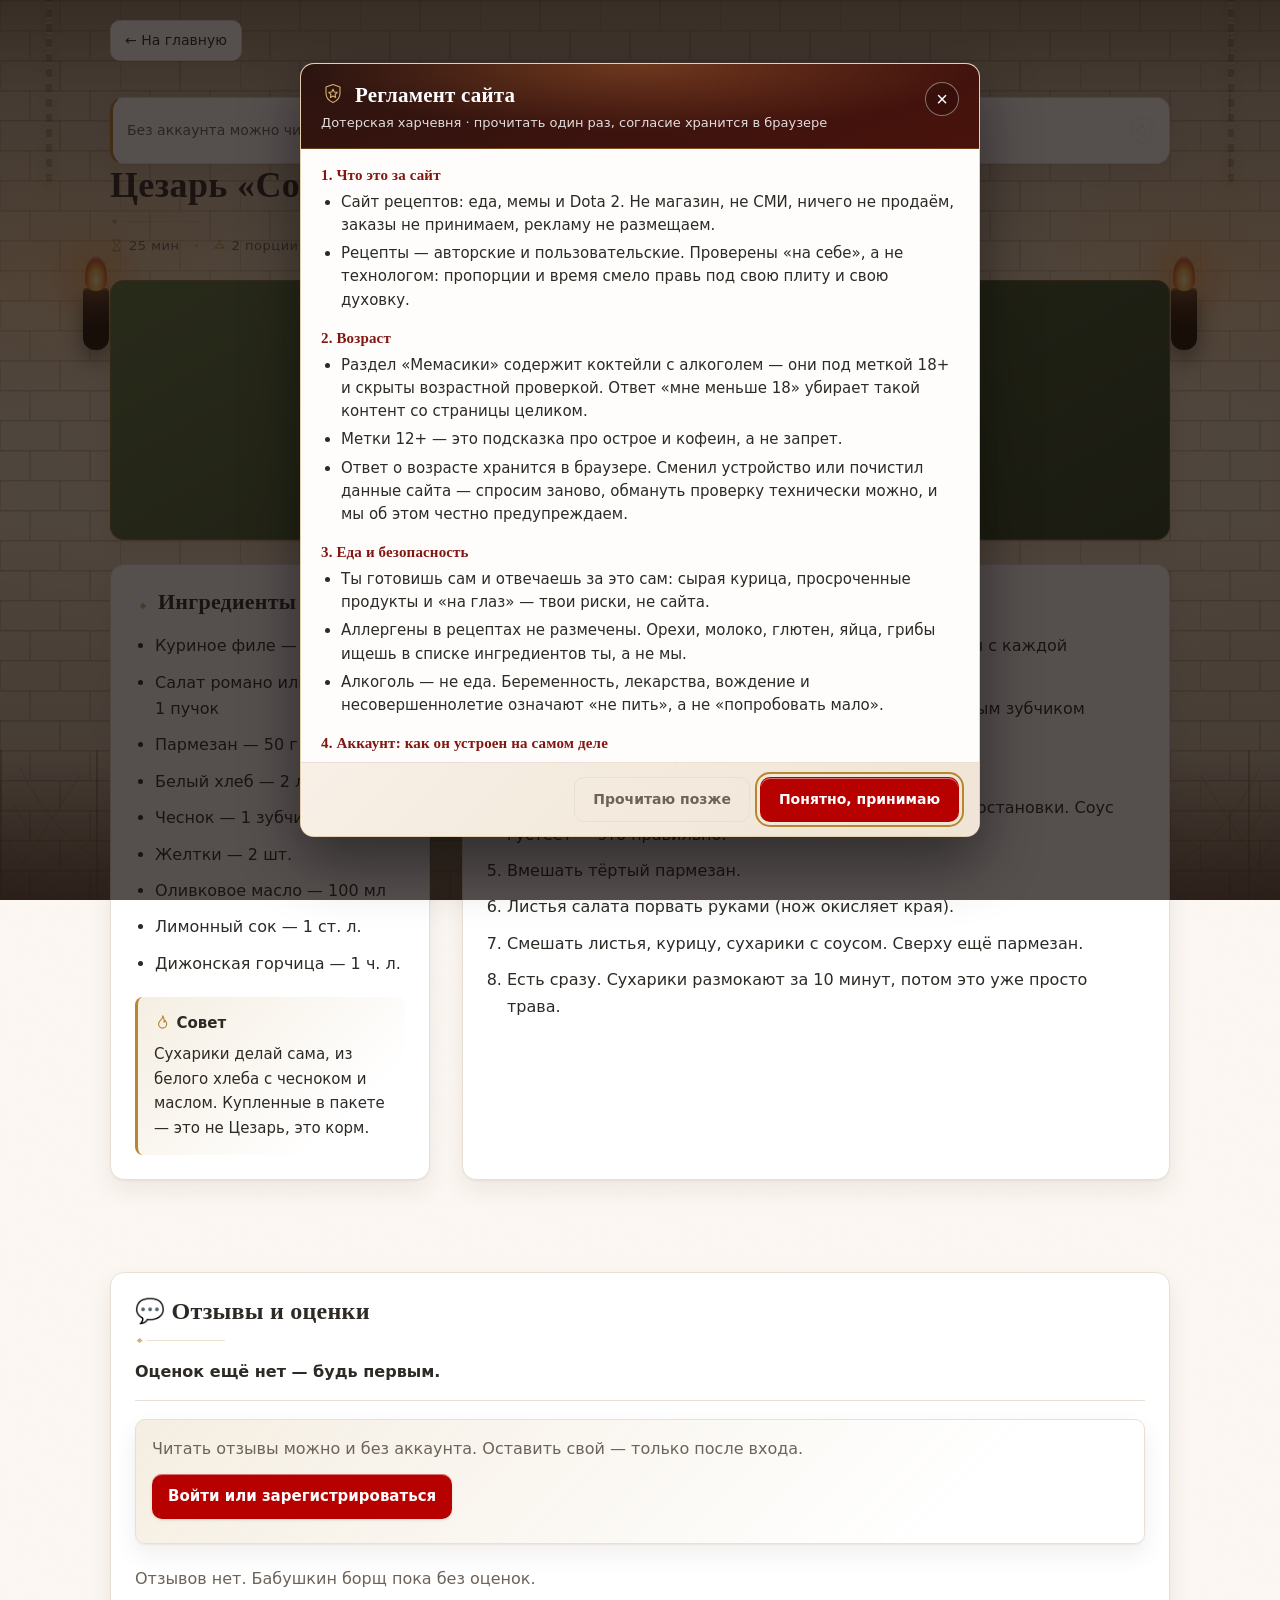
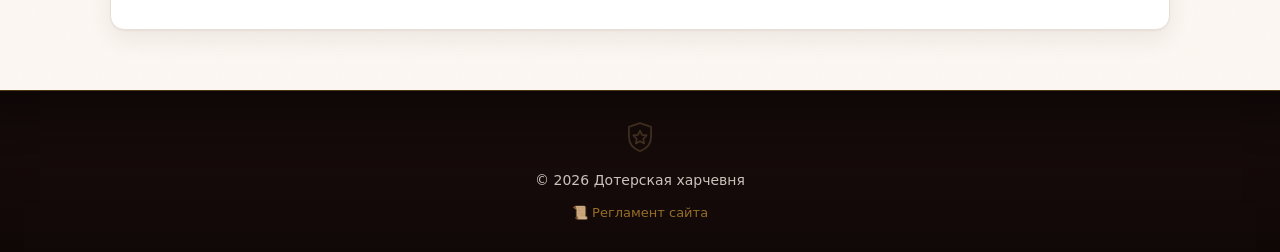
<file: salat.html>
<!DOCTYPE html>
<!--
  СТРАНИЦА РЕЦЕПТА «ЦЕЗАРЬ СОЛО-РЕЙНДЖ»
  Класс fit-full на картинке — ради него этот файл и затевался:
  фото показывается ЦЕЛИКОМ, без обрезки.
-->
<html lang="ru">

<head>
  <meta charset="UTF-8">
  <meta name="viewport" content="width=device-width, initial-scale=1.0">
  <title>Цезарь «Соло-рейндж» — Дотерская харчевня</title>
  <link rel="stylesheet" href="style.css">
  <!-- правила сайта и плашка про хранилище: см. notice.js -->
  <link rel="stylesheet" href="notice.css">
  <!-- наряд харчевни: кованые шапки, бейджи, живой поиск.
       Ставится ПОСЛЕ notice.css — перекрашивает готовые блоки,
       а не заменяет их. Без него страница выглядит как раньше -->
  <link rel="stylesheet" href="tavern.css">
</head>

<body data-recipe-id="salat" data-recipe-title="Цезарь «Соло-рейндж»">
  <!-- data-recipe-id — ключ для отзывов. Совпадает с ключом в
       reviews.pageOf(), где по нему находится ссылка на страницу. -->

  <div class="page-nav">
    <a class="back-link" href="index.html">← На главную</a>
  </div>

  <div id="account-bar"></div>

  <main class="recipe">

    <header class="recipe-header">
      <h1 class="recipe-title">Цезарь «Соло-рейндж»</h1>
      <p class="recipe-meta">⏱ 25 мин &nbsp;•&nbsp; 👥 2 порции &nbsp;•&nbsp; 🥗 легко</p>
    </header>

    <!-- ФОТО ЦЕЛИКОМ.
         cover  = заполнить весь блок, лишнее ОБРЕЗАТЬ (превью, обложки)
         contain= показать ЦЕЛИКОМ, возможны пустые поля по краям
         Здесь contain (класс fit-full): блок широкий и низкий, а фото
         почти квадратное — по бокам останутся поля, их закрывает
         градиент плашки. Выглядит как рамка, а не как дырка.
         Файл тот же, что в карточке главной — img/salat.jpg. -->
    <div class="recipe-photo photo-radiant">🥗
      <img class="recipe-img fit-full"
           src="img/salat.jpg"
           alt="Апельсинчик — он же салат"
           title="тот самый Апельсинчик">
    </div>

    <div class="recipe-grid">

      <section class="ingredients">
        <h2>Ингредиенты</h2>
        <ul>
          <li>Куриное филе — 200 г</li>
          <li>Салат романо или айсберг — 1 пучок</li>
          <li>Пармезан — 50 г</li>
          <li>Белый хлеб — 2 ломтя</li>
          <li>Чеснок — 1 зубчик</li>
          <li>Желтки — 2 шт.</li>
          <li>Оливковое масло — 100 мл</li>
          <li>Лимонный сок — 1 ст. л.</li>
          <li>Дижонская горчица — 1 ч. л.</li>
        </ul>

        <div class="tip">
          <strong>💡 Совет</strong>
          <p>Сухарики делай сама, из белого хлеба с чесноком и маслом. Купленные в пакете — это не Цезарь, это корм.</p>
        </div>
      </section>

      <section class="steps">
        <h2>Приготовление</h2>
        <ol>
          <li>Филе посолить, обжарить на сильном огне по 3 минуты с каждой стороны. Дать отдохнуть, нарезать.</li>
          <li>Хлеб кубиками — на сковороду с маслом и раздавленным зубчиком чеснока. Жарить до золотого.</li>
          <li>Желтки растереть с горчицей и лимонным соком.</li>
          <li>Тонкой струйкой вливать оливковое масло, мешая без остановки. Соус густеет — это правильно.</li>
          <li>Вмешать тёртый пармезан.</li>
          <li>Листья салата порвать руками (нож окисляет края).</li>
          <li>Смешать листья, курицу, сухарики с соусом. Сверху ещё пармезан.</li>
          <li>Есть сразу. Сухарики размокают за 10 минут, потом это уже просто трава.</li>
        </ol>
      </section>

    </div>
  </main>

  <!-- Отзывы и рейтинг (рисует reviews.js) -->
  <div class="page">
    <section id="reviews"></section>
  </div>

  <footer class="footer">
    <p>© 2026 Дотерская харчевня</p>
  </footer>

  <script src="store.js" defer></script>
  <script src="ui.js" defer></script>
  <script src="auth.js" defer></script>
  <script src="reviews.js" defer></script>

  <!-- окно регламента и плашка про хранилище. Стоит последним:
      на страницах корня Store к этому моменту уже подключён,
      а в разделах его нет — тогда notice.js берёт своё
      чтение localStorage (в нём есть своя страховка) -->
  <script src="notice.js" defer></script>

  <!-- наряд харчевни: кованые шапки, бейджи, живой поиск. Ставится
      последним — обходит уже готовые кнопки и формы, своих полей
      не заводит и данные не трогает -->
  <script src="decor.js" defer></script>

</body>
</html>
</file>
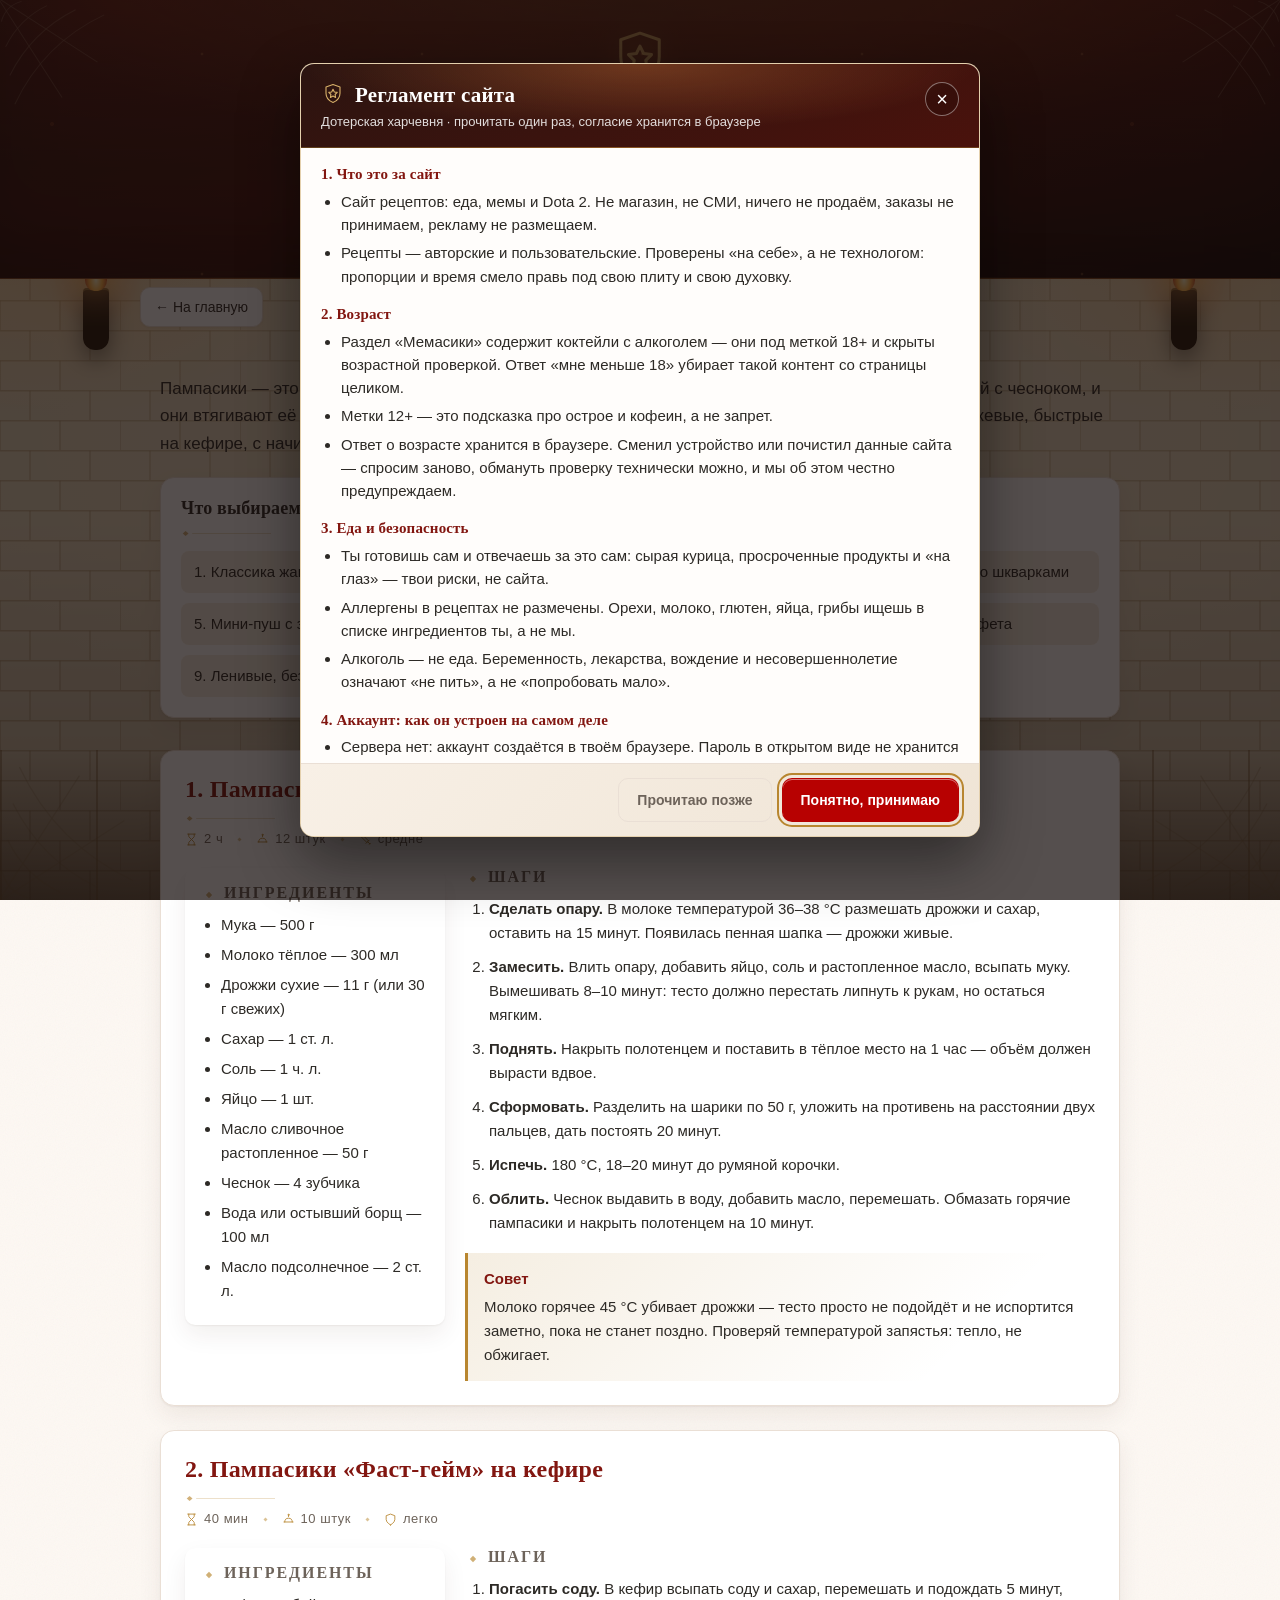
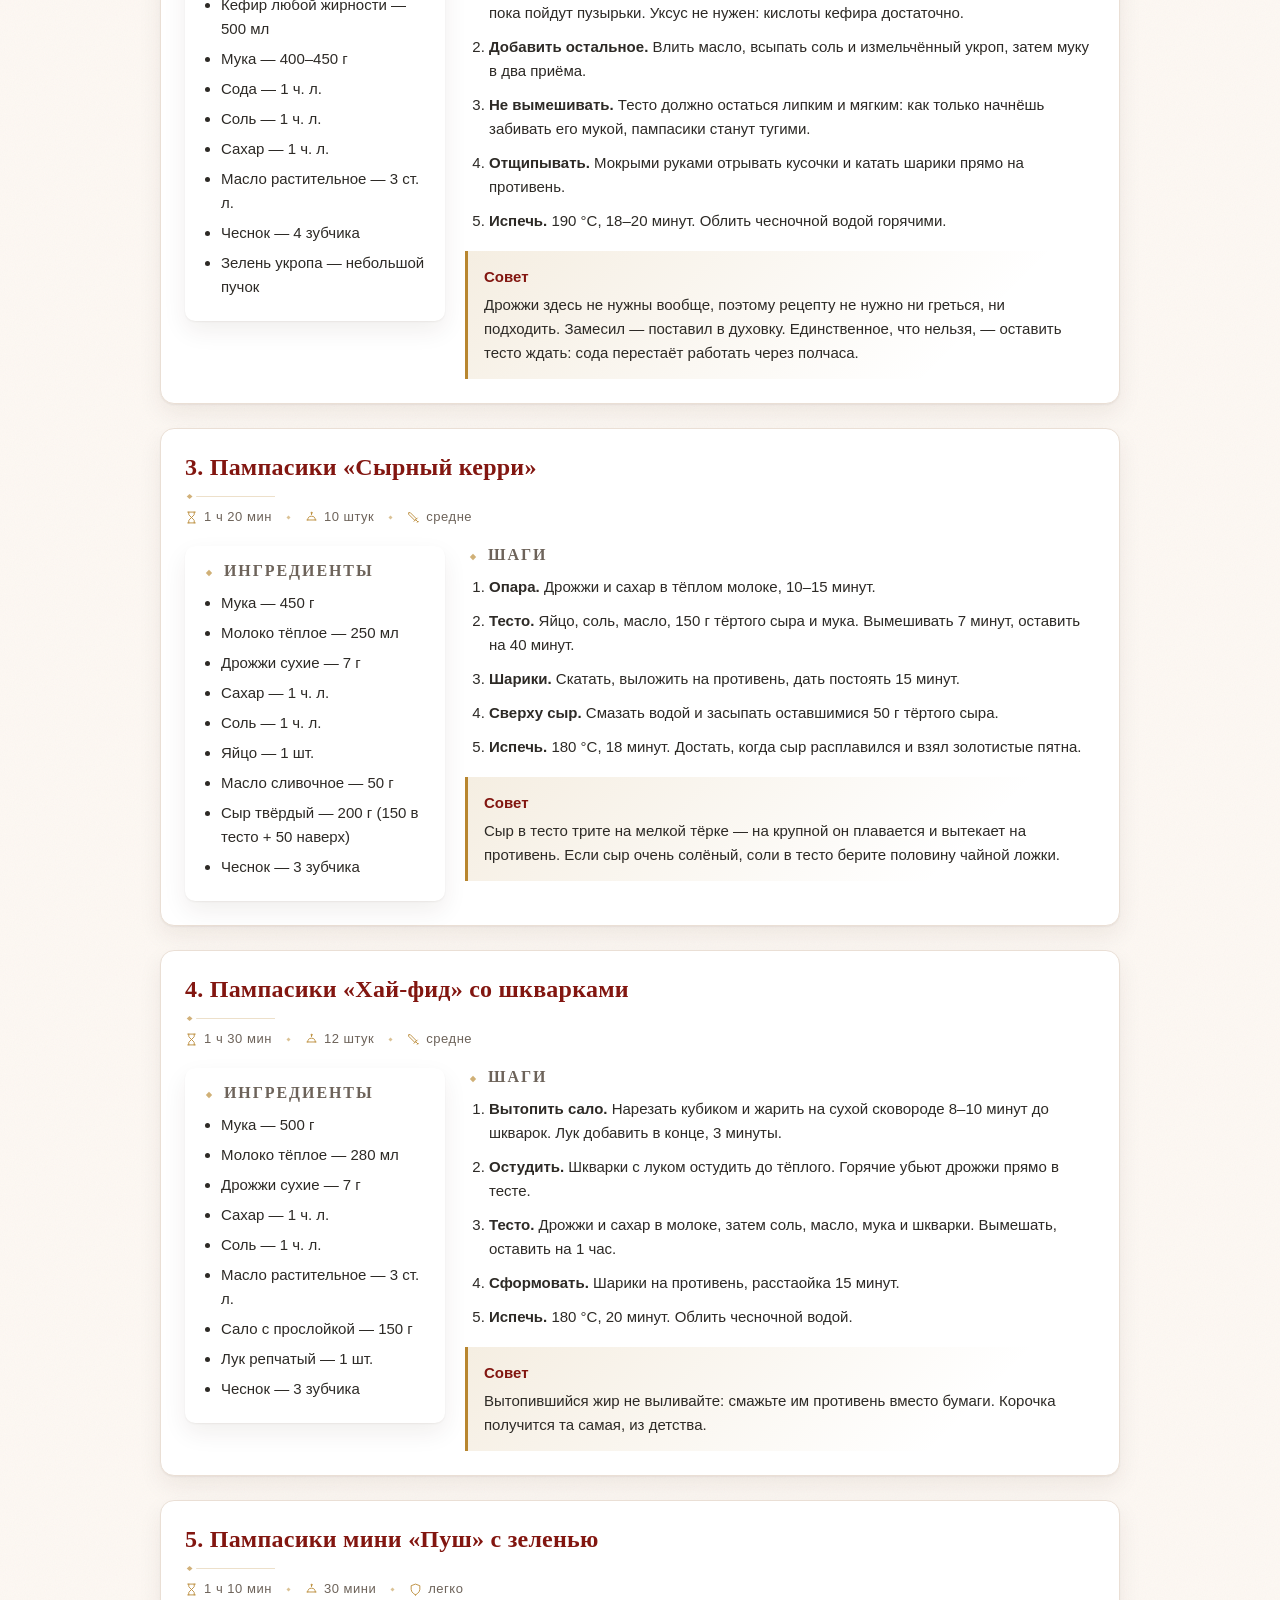
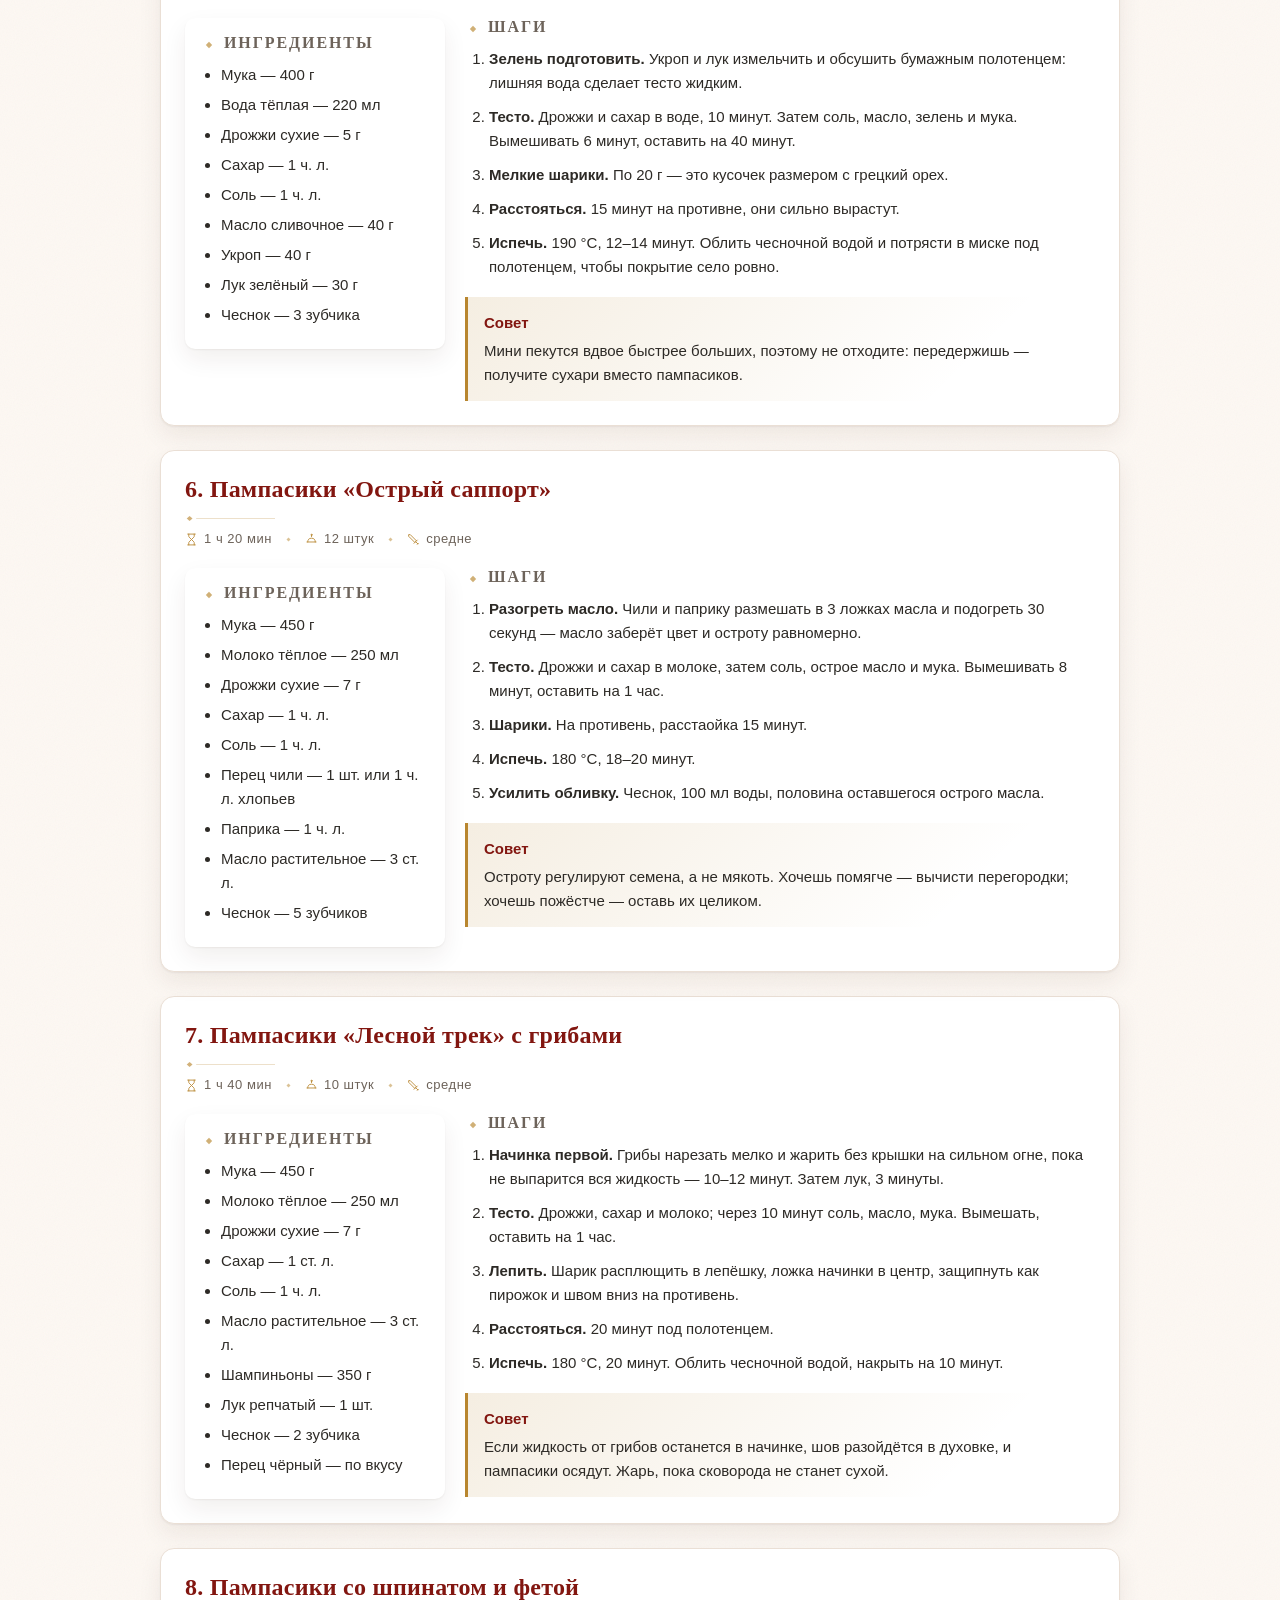
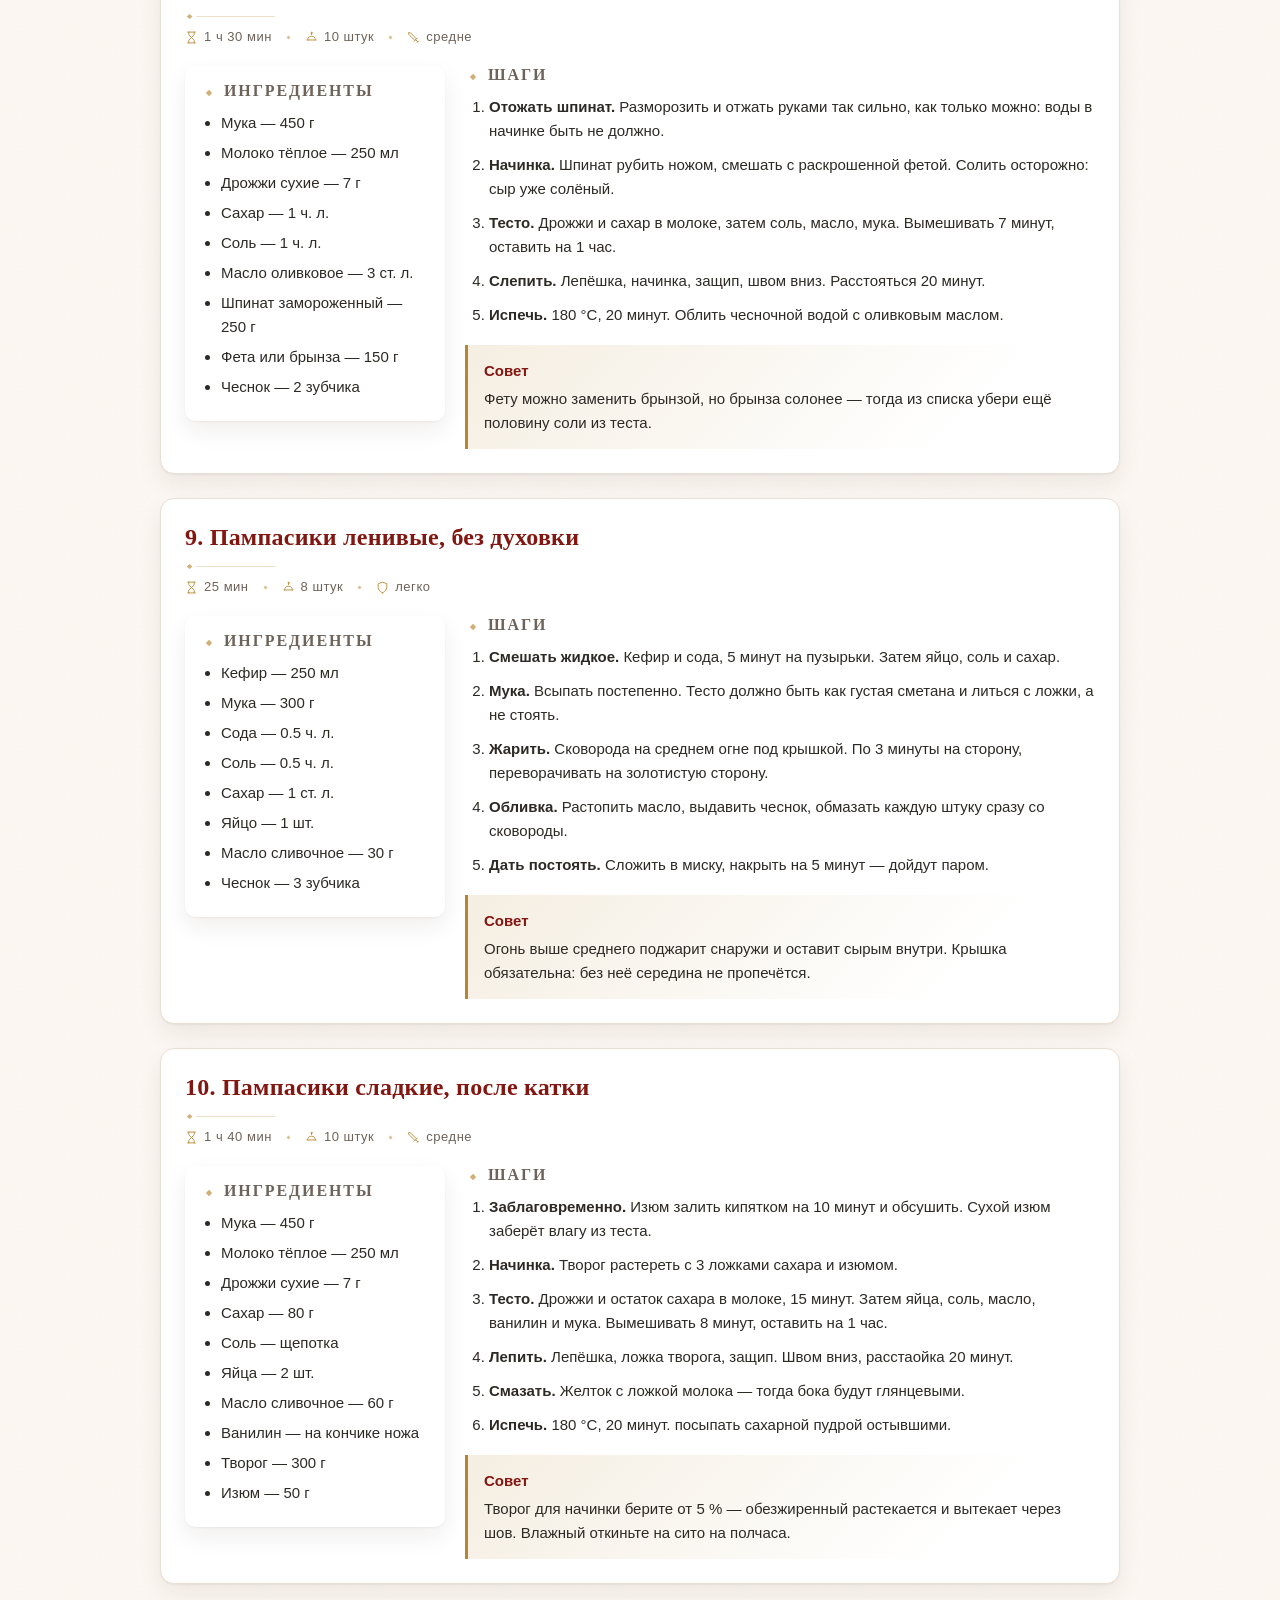
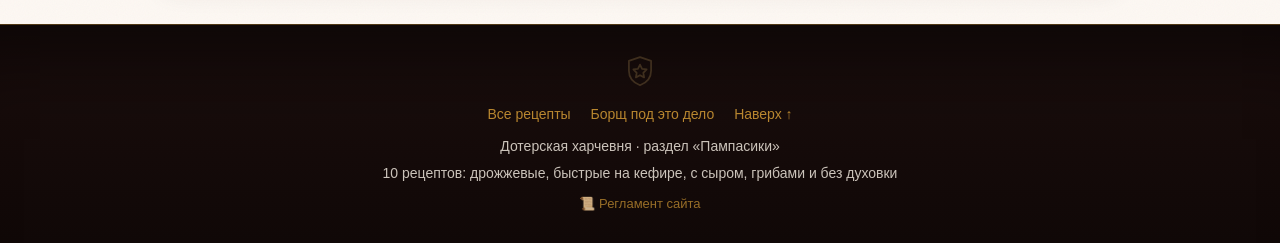
<file: pampasiki/pampe.html>
<!DOCTYPE html>
<!--
  РАЗДЕЛ «ПАМПАСИКИ» — 10 рецептов

  Папка pampasiki лежит ВНУТРИ сайта, поэтому все пути считаются отсюда:
    pampe-style.css  — стили этого раздела, лежат рядом
    ../index.html    — «наверх», в корень сайта
    ../recipe.html   — борщ, к которому всё это подаётся

  КАК ДОБАВИТЬ ОДИННАДЦАТЫЙ РЕЦЕПТ:
  1. Скопировать ОДИН блок <article class="recipe" id="pampe-..."> ... </article>
     целиком и вставить перед закрывающим </div> у .recipes.
  2. Поменять id на следующий по счёту (id="pampe-11").
  3. Добавить одну ссылку в оглавление (.toc-list) с href="#pampe-11".
  Больше ничего не нужно: вёрстка, отступы и адаптив подхватятся сами.
-->
<html lang="ru">

<head>
  <meta charset="UTF-8">
  <!-- charset=UTF-8 обязателен: без него русские буквы превращаются в кракозябры -->
  <meta name="viewport" content="width=device-width, initial-scale=1.0">
  <!-- viewport говорит телефону «не сжимай страницу до 980px»,
       иначе на мобильном сайт мельчает, а адаптивный CSS не сработает -->

  <title>Пампасики — 10 рецептов · Дотерская харчевня</title>

  <link rel="stylesheet" href="pampe-style.css">
  <!-- правила сайта и плашка про хранилище: см. notice.js -->
  <link rel="stylesheet" href="../notice.css">
  <!-- общий язык украшений сайта: см. tavern.css и decor.js -->
  <link rel="stylesheet" href="../tavern.css">
</head>

<body>

  <!-- ===== ШАПКА ===== -->
  <header class="header">
    <div class="header-inner" id="top">
      <h1 class="logo">🥐 Пампасики</h1>
      <p class="tagline">10 рецептов чесночных пампушек: от классики до ленивых</p>
    </div>
  </header>

  <!-- ХЛЕБНЫЕ КРОСКИ.
       <nav> — семантический тег «здесь навигация». Программа чтения с
       экрана объявит этот кусок как навигацию, но только если у неё есть
       имя: на странице будет ТРИ <nav>, и без aria-label все три
       называются одинаково «navigation». Имя решает. -->
  <nav class="nav page" aria-label="Возврат на главную">
    <a class="back-link" href="../index.html">← На главную</a>
  </nav>

  <main class="page">

    <p class="intro">
      Пампасики — это <span class="intro-strong">чесночные пампушки</span>:
      мягкие булочки, которые сразу после духовки обливают водой с чесноком,
      и они втягивают её внутрь. Идут к борщу, к супу, к чаю и вообще ко всему.
      Дальше — 10 рецептов: дрожжевые, быстрые на кефире, с начинкой и без духовки.
    </p>

    <!-- ОГЛАВЛЕНИЕ. Ссылки ведут на id карточек внизу (href="#pampe-1").
         Прыжок плавный за счёт scroll-behavior в CSS, а запас сверху
         задан свойством scroll-margin-top у .recipe. -->
    <nav class="toc" aria-label="Список рецептов">
      <h2 class="toc-title">Что выбираем</h2>
      <ol class="toc-list">
        <li><a class="toc-link" href="#pampe-1">1. Классика жанра</a></li>
        <li><a class="toc-link" href="#pampe-2">2. Фаст-гейм на кефире</a></li>
        <li><a class="toc-link" href="#pampe-3">3. Сырный керри</a></li>
        <li><a class="toc-link" href="#pampe-4">4. Хай-фид со шкварками</a></li>
        <li><a class="toc-link" href="#pampe-5">5. Мини-пуш с зеленью</a></li>
        <li><a class="toc-link" href="#pampe-6">6. Острый саппорт</a></li>
        <li><a class="toc-link" href="#pampe-7">7. Лесной трек с грибами</a></li>
        <li><a class="toc-link" href="#pampe-8">8. Шпинат и фета</a></li>
        <li><a class="toc-link" href="#pampe-9">9. Ленивые, без духовки</a></li>
        <li><a class="toc-link" href="#pampe-10">10. Сладкие, после катки</a></li>
      </ol>
    </nav>

    <div class="recipes">

      <!-- ===== 1. КЛАССИКА ===== -->
      <article class="recipe" id="pampe-1">
        <header class="recipe-head">
          <h2 class="recipe-title">1. Пампасики «Классика жанра»</h2>
          <p class="recipe-meta">⏱ 2 ч &nbsp;•&nbsp; 👥 12 штук &nbsp;•&nbsp; 🥘 средне</p>
        </header>

        <div class="recipe-body">
          <section class="ing">
            <h3 class="block-title">Ингредиенты</h3>
            <ul class="ing-list">
              <li>Мука — 500 г</li>
              <li>Молоко тёплое — 300 мл</li>
              <li>Дрожжи сухие — 11 г (или 30 г свежих)</li>
              <li>Сахар — 1 ст. л.</li>
              <li>Соль — 1 ч. л.</li>
              <li>Яйцо — 1 шт.</li>
              <li>Масло сливочное растопленное — 50 г</li>
              <li>Чеснок — 4 зубчика</li>
              <li>Вода или остывший борщ — 100 мл</li>
              <li>Масло подсолнечное — 2 ст. л.</li>
            </ul>
          </section>

          <section>
            <h3 class="block-title">Шаги</h3>
            <ol class="steps-list">
              <li><span class="step-lead">Сделать опару.</span> В молоке
                температурой 36–38 °C размешать дрожжи и сахар, оставить
                на 15 минут. Появилась пенная шапка — дрожжи живые.</li>
              <li><span class="step-lead">Замесить.</span> Влить опару,
                добавить яйцо, соль и растопленное масло, всыпать муку.
                Вымешивать 8–10 минут: тесто должно перестать липнуть
                к рукам, но остаться мягким.</li>
              <li><span class="step-lead">Поднять.</span> Накрыть полотенцем
                и поставить в тёплое место на 1 час — объём должен
                вырасти вдвое.</li>
              <li><span class="step-lead">Сформовать.</span> Разделить
                на шарики по 50 г, уложить на противень на расстоянии
                двух пальцев, дать постоять 20 минут.</li>
              <li><span class="step-lead">Испечь.</span> 180 °C,
                18–20 минут до румяной корочки.</li>
              <li><span class="step-lead">Облить.</span> Чеснок выдавить
                в воду, добавить масло, перемешать. Обмазать горячие
                пампасики и накрыть полотенцем на 10 минут.</li>
            </ol>

            <p class="tip"><span class="tip-label">Совет</span>
              Молоко горячее 45 °C убивает дрожжи — тесто просто не подойдёт
              и не испортится заметно, пока не станет поздно. Проверяй
              температурой запястья: тепло, не обжигает.</p>
          </section>
        </div>
      </article>

      <!-- ===== 2. БЫСТРЫЕ НА КЕФИРЕ ===== -->
      <article class="recipe" id="pampe-2">
        <header class="recipe-head">
          <h2 class="recipe-title">2. Пампасики «Фаст-гейм» на кефире</h2>
          <p class="recipe-meta">⏱ 40 мин &nbsp;•&nbsp; 👥 10 штук &nbsp;•&nbsp; 🥗 легко</p>
        </header>

        <div class="recipe-body">
          <section class="ing">
            <h3 class="block-title">Ингредиенты</h3>
            <ul class="ing-list">
              <li>Кефир любой жирности — 500 мл</li>
              <li>Мука — 400–450 г</li>
              <li>Сода — 1 ч. л.</li>
              <li>Соль — 1 ч. л.</li>
              <li>Сахар — 1 ч. л.</li>
              <li>Масло растительное — 3 ст. л.</li>
              <li>Чеснок — 4 зубчика</li>
              <li>Зелень укропа — небольшой пучок</li>
            </ul>
          </section>

          <section>
            <h3 class="block-title">Шаги</h3>
            <ol class="steps-list">
              <li><span class="step-lead">Погасить соду.</span> В кефир
                всыпать соду и сахар, перемешать и подождать 5 минут,
                пока пойдут пузырьки. Уксус не нужен: кислоты кефира
                достаточно.</li>
              <li><span class="step-lead">Добавить остальное.</span> Влить
                масло, всыпать соль и измельчённый укроп, затем муку
                в два приёма.</li>
              <li><span class="step-lead">Не вымешивать.</span> Тесто
                должно остаться липким и мягким: как только начнёшь
                забивать его мукой, пампасики станут тугими.</li>
              <li><span class="step-lead">Отщипывать.</span> Мокрыми
                руками отрывать кусочки и катать шарики прямо
                на противень.</li>
              <li><span class="step-lead">Испечь.</span> 190 °C,
                18–20 минут. Облить чесночной водой горячими.</li>
            </ol>

            <p class="tip"><span class="tip-label">Совет</span>
              Дрожжи здесь не нужны вообще, поэтому рецепту не нужно
              ни греться, ни подходить. Замесил — поставил в духовку.
              Единственное, что нельзя, — оставить тесто ждать:
              сода перестаёт работать через полчаса.</p>
          </section>
        </div>
      </article>

      <!-- ===== 3. СЫРНЫЕ ===== -->
      <article class="recipe" id="pampe-3">
        <header class="recipe-head">
          <h2 class="recipe-title">3. Пампасики «Сырный керри»</h2>
          <p class="recipe-meta">⏱ 1 ч 20 мин &nbsp;•&nbsp; 👥 10 штук &nbsp;•&nbsp; 🥘 средне</p>
        </header>

        <div class="recipe-body">
          <section class="ing">
            <h3 class="block-title">Ингредиенты</h3>
            <ul class="ing-list">
              <li>Мука — 450 г</li>
              <li>Молоко тёплое — 250 мл</li>
              <li>Дрожжи сухие — 7 г</li>
              <li>Сахар — 1 ч. л.</li>
              <li>Соль — 1 ч. л.</li>
              <li>Яйцо — 1 шт.</li>
              <li>Масло сливочное — 50 г</li>
              <li>Сыр твёрдый — 200 г (150 в тесто + 50 наверх)</li>
              <li>Чеснок — 3 зубчика</li>
            </ul>
          </section>

          <section>
            <h3 class="block-title">Шаги</h3>
            <ol class="steps-list">
              <li><span class="step-lead">Опара.</span> Дрожжи и сахар
                в тёплом молоке, 10–15 минут.</li>
              <li><span class="step-lead">Тесто.</span> Яйцо, соль, масло,
                150 г тёртого сыра и мука. Вымешивать 7 минут,
                оставить на 40 минут.</li>
              <li><span class="step-lead">Шарики.</span> Скатать, выложить
                на противень, дать постоять 15 минут.</li>
              <li><span class="step-lead">Сверху сыр.</span> Смазать
                водой и засыпать оставшимися 50 г тёртого сыра.</li>
              <li><span class="step-lead">Испечь.</span> 180 °C,
                18 минут. Достать, когда сыр расплавился и взял
                золотистые пятна.</li>
            </ol>

            <p class="tip"><span class="tip-label">Совет</span>
              Сыр в тесто трите на мелкой тёрке — на крупной он плавается
              и вытекает на противень. Если сыр очень солёный,
              соли в тесто берите половину чайной ложки.</p>
          </section>
        </div>
      </article>

      <!-- ===== 4. СО ШКВАРКАМИ ===== -->
      <article class="recipe" id="pampe-4">
        <header class="recipe-head">
          <h2 class="recipe-title">4. Пампасики «Хай-фид» со шкварками</h2>
          <p class="recipe-meta">⏱ 1 ч 30 мин &nbsp;•&nbsp; 👥 12 штук &nbsp;•&nbsp; 🥘 средне</p>
        </header>

        <div class="recipe-body">
          <section class="ing">
            <h3 class="block-title">Ингредиенты</h3>
            <ul class="ing-list">
              <li>Мука — 500 г</li>
              <li>Молоко тёплое — 280 мл</li>
              <li>Дрожжи сухие — 7 г</li>
              <li>Сахар — 1 ч. л.</li>
              <li>Соль — 1 ч. л.</li>
              <li>Масло растительное — 3 ст. л.</li>
              <li>Сало с прослойкой — 150 г</li>
              <li>Лук репчатый — 1 шт.</li>
              <li>Чеснок — 3 зубчика</li>
            </ul>
          </section>

          <section>
            <h3 class="block-title">Шаги</h3>
            <ol class="steps-list">
              <li><span class="step-lead">Вытопить сало.</span> Нарезать
                кубиком и жарить на сухой сковороде 8–10 минут
                до шкварок. Лук добавить в конце, 3 минуты.</li>
              <li><span class="step-lead">Остудить.</span> Шкварки
                с луком остудить до тёплого. Горячие убьют дрожжи
                прямо в тесте.</li>
              <li><span class="step-lead">Тесто.</span> Дрожжи и сахар
                в молоке, затем соль, масло, мука и шкварки.
                Вымешать, оставить на 1 час.</li>
              <li><span class="step-lead">Сформовать.</span> Шарики
                на противень, расстаойка 15 минут.</li>
              <li><span class="step-lead">Испечь.</span> 180 °C,
                20 минут. Облить чесночной водой.</li>
            </ol>

            <p class="tip"><span class="tip-label">Совет</span>
              Вытопившийся жир не выливайте: смажьте им противень
              вместо бумаги. Корочка получится та самая, из детства.</p>
          </section>
        </div>
      </article>

      <!-- ===== 5. МИНИ С ЗЕЛЕНЬЮ ===== -->
      <article class="recipe" id="pampe-5">
        <header class="recipe-head">
          <h2 class="recipe-title">5. Пампасики мини «Пуш» с зеленью</h2>
          <p class="recipe-meta">⏱ 1 ч 10 мин &nbsp;•&nbsp; 👥 30 мини &nbsp;•&nbsp; 🥗 легко</p>
        </header>

        <div class="recipe-body">
          <section class="ing">
            <h3 class="block-title">Ингредиенты</h3>
            <ul class="ing-list">
              <li>Мука — 400 г</li>
              <li>Вода тёплая — 220 мл</li>
              <li>Дрожжи сухие — 5 г</li>
              <li>Сахар — 1 ч. л.</li>
              <li>Соль — 1 ч. л.</li>
              <li>Масло сливочное — 40 г</li>
              <li>Укроп — 40 г</li>
              <li>Лук зелёный — 30 г</li>
              <li>Чеснок — 3 зубчика</li>
            </ul>
          </section>

          <section>
            <h3 class="block-title">Шаги</h3>
            <ol class="steps-list">
              <li><span class="step-lead">Зелень подготовить.</span> Укроп
                и лук измельчить и обсушить бумажным полотенцем:
                лишняя вода сделает тесто жидким.</li>
              <li><span class="step-lead">Тесто.</span> Дрожжи и сахар
                в воде, 10 минут. Затем соль, масло, зелень и мука.
                Вымешивать 6 минут, оставить на 40 минут.</li>
              <li><span class="step-lead">Мелкие шарики.</span> По 20 г —
                это кусочек размером с грецкий орех.</li>
              <li><span class="step-lead">Расстояться.</span> 15 минут
                на противне, они сильно вырастут.</li>
              <li><span class="step-lead">Испечь.</span> 190 °C,
                12–14 минут. Облить чесночной водой и потрясти
                в миске под полотенцем, чтобы покрытие село ровно.</li>
            </ol>

            <p class="tip"><span class="tip-label">Совет</span>
              Мини пекутся вдвое быстрее больших, поэтому не отходите:
              передержишь — получите сухари вместо пампасиков.</p>
          </section>
        </div>
      </article>

      <!-- ===== 6. ОСТРЫЕ ===== -->
      <article class="recipe" id="pampe-6">
        <header class="recipe-head">
          <h2 class="recipe-title">6. Пампасики «Острый саппорт»</h2>
          <p class="recipe-meta">⏱ 1 ч 20 мин &nbsp;•&nbsp; 👥 12 штук &nbsp;•&nbsp; 🥘 средне</p>
        </header>

        <div class="recipe-body">
          <section class="ing">
            <h3 class="block-title">Ингредиенты</h3>
            <ul class="ing-list">
              <li>Мука — 450 г</li>
              <li>Молоко тёплое — 250 мл</li>
              <li>Дрожжи сухие — 7 г</li>
              <li>Сахар — 1 ч. л.</li>
              <li>Соль — 1 ч. л.</li>
              <li>Перец чили — 1 шт. или 1 ч. л. хлопьев</li>
              <li>Паприка — 1 ч. л.</li>
              <li>Масло растительное — 3 ст. л.</li>
              <li>Чеснок — 5 зубчиков</li>
            </ul>
          </section>

          <section>
            <h3 class="block-title">Шаги</h3>
            <ol class="steps-list">
              <li><span class="step-lead">Разогреть масло.</span> Чили
                и паприку размешать в 3 ложках масла и подогреть
                30 секунд — масло заберёт цвет и остроту
                равномерно.</li>
              <li><span class="step-lead">Тесто.</span> Дрожжи и сахар
                в молоке, затем соль, острое масло и мука.
                Вымешивать 8 минут, оставить на 1 час.</li>
              <li><span class="step-lead">Шарики.</span> На противень,
                расстаойка 15 минут.</li>
              <li><span class="step-lead">Испечь.</span> 180 °C,
                18–20 минут.</li>
              <li><span class="step-lead">Усилить обливку.</span> Чеснок,
                100 мл воды, половина оставшегося острого масла.</li>
            </ol>

            <p class="tip"><span class="tip-label">Совет</span>
              Остроту регулируют семена, а не мякоть. Хочешь помягче —
              вычисти перегородки; хочешь пожёстче — оставь их целиком.</p>
          </section>
        </div>
      </article>

      <!-- ===== 7. С ГРИБАМИ ===== -->
      <article class="recipe" id="pampe-7">
        <header class="recipe-head">
          <h2 class="recipe-title">7. Пампасики «Лесной трек» с грибами</h2>
          <p class="recipe-meta">⏱ 1 ч 40 мин &nbsp;•&nbsp; 👥 10 штук &nbsp;•&nbsp; 🥘 средне</p>
        </header>

        <div class="recipe-body">
          <section class="ing">
            <h3 class="block-title">Ингредиенты</h3>
            <ul class="ing-list">
              <li>Мука — 450 г</li>
              <li>Молоко тёплое — 250 мл</li>
              <li>Дрожжи сухие — 7 г</li>
              <li>Сахар — 1 ст. л.</li>
              <li>Соль — 1 ч. л.</li>
              <li>Масло растительное — 3 ст. л.</li>
              <li>Шампиньоны — 350 г</li>
              <li>Лук репчатый — 1 шт.</li>
              <li>Чеснок — 2 зубчика</li>
              <li>Перец чёрный — по вкусу</li>
            </ul>
          </section>

          <section>
            <h3 class="block-title">Шаги</h3>
            <ol class="steps-list">
              <li><span class="step-lead">Начинка первой.</span> Грибы
                нарезать мелко и жарить без крышки на сильном огне,
                пока не выпарится вся жидкость — 10–12 минут.
                Затем лук, 3 минуты.</li>
              <li><span class="step-lead">Тесто.</span> Дрожжи, сахар
                и молоко; через 10 минут соль, масло, мука.
                Вымешать, оставить на 1 час.</li>
              <li><span class="step-lead">Лепить.</span> Шарик расплющить
                в лепёшку, ложка начинки в центр, защипнуть
                как пирожок и швом вниз на противень.</li>
              <li><span class="step-lead">Расстояться.</span> 20 минут
                под полотенцем.</li>
              <li><span class="step-lead">Испечь.</span> 180 °C,
                20 минут. Облить чесночной водой, накрыть на 10 минут.</li>
            </ol>

            <p class="tip"><span class="tip-label">Совет</span>
              Если жидкость от грибов останется в начинке, шов разойдётся
              в духовке, и пампасики осядут. Жарь, пока сковорода
              не станет сухой.</p>
          </section>
        </div>
      </article>

      <!-- ===== 8. ШПИНАТ И ФЕТА ===== -->
      <article class="recipe" id="pampe-8">
        <header class="recipe-head">
          <h2 class="recipe-title">8. Пампасики со шпинатом и фетой</h2>
          <p class="recipe-meta">⏱ 1 ч 30 мин &nbsp;•&nbsp; 👥 10 штук &nbsp;•&nbsp; 🥘 средне</p>
        </header>

        <div class="recipe-body">
          <section class="ing">
            <h3 class="block-title">Ингредиенты</h3>
            <ul class="ing-list">
              <li>Мука — 450 г</li>
              <li>Молоко тёплое — 250 мл</li>
              <li>Дрожжи сухие — 7 г</li>
              <li>Сахар — 1 ч. л.</li>
              <li>Соль — 1 ч. л.</li>
              <li>Масло оливковое — 3 ст. л.</li>
              <li>Шпинат замороженный — 250 г</li>
              <li>Фета или брынза — 150 г</li>
              <li>Чеснок — 2 зубчика</li>
            </ul>
          </section>

          <section>
            <h3 class="block-title">Шаги</h3>
            <ol class="steps-list">
              <li><span class="step-lead">Отожать шпинат.</span> Разморозить
                и отжать руками так сильно, как только можно:
                воды в начинке быть не должно.</li>
              <li><span class="step-lead">Начинка.</span> Шпинат рубить
                ножом, смешать с раскрошенной фетой. Солить
                осторожно: сыр уже солёный.</li>
              <li><span class="step-lead">Тесто.</span> Дрожжи и сахар
                в молоке, затем соль, масло, мука. Вымешивать
                7 минут, оставить на 1 час.</li>
              <li><span class="step-lead">Слепить.</span> Лепёшка,
                начинка, защип, швом вниз. Расстояться 20 минут.</li>
              <li><span class="step-lead">Испечь.</span> 180 °C,
                20 минут. Облить чесночной водой с оливковым маслом.</li>
            </ol>

            <p class="tip"><span class="tip-label">Совет</span>
              Фету можно заменить брынзой, но брынза солонее — тогда
              из списка убери ещё половину соли из теста.</p>
          </section>
        </div>
      </article>

      <!-- ===== 9. ЛЕНИВЫЕ НА СКОВОРОДЕ ===== -->
      <article class="recipe" id="pampe-9">
        <header class="recipe-head">
          <h2 class="recipe-title">9. Пампасики ленивые, без духовки</h2>
          <p class="recipe-meta">⏱ 25 мин &nbsp;•&nbsp; 👥 8 штук &nbsp;•&nbsp; 🥗 легко</p>
        </header>

        <div class="recipe-body">
          <section class="ing">
            <h3 class="block-title">Ингредиенты</h3>
            <ul class="ing-list">
              <li>Кефир — 250 мл</li>
              <li>Мука — 300 г</li>
              <li>Сода — 0.5 ч. л.</li>
              <li>Соль — 0.5 ч. л.</li>
              <li>Сахар — 1 ст. л.</li>
              <li>Яйцо — 1 шт.</li>
              <li>Масло сливочное — 30 г</li>
              <li>Чеснок — 3 зубчика</li>
            </ul>
          </section>

          <section>
            <h3 class="block-title">Шаги</h3>
            <ol class="steps-list">
              <li><span class="step-lead">Смешать жидкое.</span> Кефир
                и сода, 5 минут на пузырьки. Затем яйцо, соль
                и сахар.</li>
              <li><span class="step-lead">Мука.</span> Всыпать постепенно.
                Тесто должно быть как густая сметана и литься
                с ложки, а не стоять.</li>
              <li><span class="step-lead">Жарить.</span> Сковорода
                на среднем огне под крышкой. По 3 минуты
                на сторону, переворачивать на золотистую сторону.</li>
              <li><span class="step-lead">Обливка.</span> Растопить масло,
                выдавить чеснок, обмазать каждую штуку
                сразу со сковороды.</li>
              <li><span class="step-lead">Дать постоять.</span> Сложить
                в миску, накрыть на 5 минут — дойдут паром.</li>
            </ol>

            <p class="tip"><span class="tip-label">Совет</span>
              Огонь выше среднего поджарит снаружи и оставит сырым
              внутри. Крышка обязательна: без неё середина не пропечётся.</p>
          </section>
        </div>
      </article>

      <!-- ===== 10. СЛАДКИЕ ===== -->
      <article class="recipe" id="pampe-10">
        <header class="recipe-head">
          <h2 class="recipe-title">10. Пампасики сладкие, после катки</h2>
          <p class="recipe-meta">⏱ 1 ч 40 мин &nbsp;•&nbsp; 👥 10 штук &nbsp;•&nbsp; 🥘 средне</p>
        </header>

        <div class="recipe-body">
          <section class="ing">
            <h3 class="block-title">Ингредиенты</h3>
            <ul class="ing-list">
              <li>Мука — 450 г</li>
              <li>Молоко тёплое — 250 мл</li>
              <li>Дрожжи сухие — 7 г</li>
              <li>Сахар — 80 г</li>
              <li>Соль — щепотка</li>
              <li>Яйца — 2 шт.</li>
              <li>Масло сливочное — 60 г</li>
              <li>Ванилин — на кончике ножа</li>
              <li>Творог — 300 г</li>
              <li>Изюм — 50 г</li>
            </ul>
          </section>

          <section>
            <h3 class="block-title">Шаги</h3>
            <ol class="steps-list">
              <li><span class="step-lead">Заблаговременно.</span> Изюм
                залить кипятком на 10 минут и обсушить. Сухой изюм
                заберёт влагу из теста.</li>
              <li><span class="step-lead">Начинка.</span> Творог
                растереть с 3 ложками сахара и изюмом.</li>
              <li><span class="step-lead">Тесто.</span> Дрожжи и остаток
                сахара в молоке, 15 минут. Затем яйца, соль,
                масло, ванилин и мука. Вымешивать 8 минут,
                оставить на 1 час.</li>
              <li><span class="step-lead">Лепить.</span> Лепёшка,
                ложка творога, защип. Швом вниз, расстаойка
                20 минут.</li>
              <li><span class="step-lead">Смазать.</span> Желток
                с ложкой молока — тогда бока будут глянцевыми.</li>
              <li><span class="step-lead">Испечь.</span> 180 °C,
                20 минут. посыпать сахарной пудрой остывшими.</li>
            </ol>

            <p class="tip"><span class="tip-label">Совет</span>
              Творог для начинки берите от 5 % — обезжиренный
                растекается и вытекает через шов. Влажный
                откиньте на сито на полчаса.</p>
          </section>
        </div>
      </article>

    </div>
  </main>

  <!-- ===== ПОДВАЛ ===== -->
  <footer class="footer">
    <!-- Ссылки в подвале тоже обёрнуты в <nav> с именем: на странице
         их три, и программа чтения с экрана должна различать,
         какая где. -->
    <nav class="footer-nav" aria-label="Ссылки в подвале">
      <a class="footer-link" href="../index.html">Все рецепты</a>
      <a class="footer-link" href="../recipe.html">Борщ под это дело</a>
      <a class="footer-link" href="#top">Наверх ↑</a>
    </nav>
    <p>Дотерская харчевня · раздел «Пампасики»</p>
    <p>10 рецептов: дрожжевые, быстрые на кефире, с сыром, грибами и без духовки</p>
  </footer>

  <!-- окно регламента и плашка про хранилище. Стоит последним:
      на страницах корня Store к этому моменту уже подключён,
      а в разделах его нет — тогда notice.js берёт своё
      чтение localStorage (в нём есть своя страховка) -->
  <script src="../notice.js" defer></script>

  <!-- язык украшений сайта: см. decor.js -->
  <script src="../decor.js" defer></script>

</body>

</html>
</file>
<file: memasiki/memasiki.css>
/* ==========================================================================
   memasiki.css — ТЁМНАЯ ТЕМА РАЗДЕЛА «МЕМАСИКИ»

   Раздел оформлен отдельно от основного сайта и не подключает
   style.css: там светлая кремовая тема, здесь намеренно тёмная —
   раздел про ночное пати, а не про борщ.

   Порядок файла:
     1. переменные;
     2. база (сброс отступов, шрифт, фон);
     3. шапка и фильтры;
     4. карточка RecipeCard;
     5. свечение Аегиса;
     6. окно возраста;
     7. подвал;
     8. адаптив и уважение к prefers-reduced-motion.
   ========================================================================== */


/* ==========================================================================
   1. ПЕРЕМЕННЫЕ
   ========================================================================== */

:root {
  --bg: #0e1116;            /* фон страницы — почти чёрный с синевой */
  --bg-soft: #131922;       /* фон полос фильтров и подвала */
  --card: #171d26;          /* фон карточки */
  --card-soft: #1d2531;     /* фон врезок внутри карточки */
  --line: #2a3442;          /* тонкие рамки */
  --text: #e9e7e2;          /* основной текст: контраст с фоном 14:1 */
  --text-soft: #9aa4b0;     /* второстепенный: контраст 6.6:1, минимум 4.5 */
  --accent: #c9a227;        /* золото Аегиса — заголовки фильтров, ссылки */
  --aegis: #ffab2e;         /* тот самый оранжевый, которым светится бейдж */
  --dire: #d4342a;          /* красный Dire: возраст, ошибки, Immortal */
  --radius: 14px;
  --gap: 18px;
}


/* ==========================================================================
   2. БАЗА
   ========================================================================== */

/* border-box: ширина элемента считается ВМЕСТЕ с рамкой и отступами,
   иначе сетка на 100% вылезает за экран и появляется горизонтальная
   прокрутка. */
*,
*::before,
*::after {
  box-sizing: border-box;
}

body {
  margin: 0;
  background: var(--bg);
  color: var(--text);
  font-family: "Segoe UI", system-ui, -apple-system, Arial, sans-serif;
  font-size: 17px;
  line-height: 1.6;
}

/* Атрибут hidden должен выигрывать у любого display, поэтому !important.
   Без него секция с display: block всё равно осталась бы видимой. */
[hidden] {
  display: none !important;
}

h1,
h2,
h3,
p,
ul,
ol {
  margin: 0;
}


/* ==========================================================================
   3. ШАПКА И ФИЛЬТРЫ
   ========================================================================== */

.section-head,
.filters,
.grid,
.result,
.footer {
  width: 100%;
  max-width: 1180px;
  margin-left: auto;
  margin-right: auto;
  padding-left: 16px;
  padding-right: 16px;
}

.section-head {
  padding-top: 28px;
  padding-bottom: 8px;
}

.section-title {
  font-size: clamp(28px, 5vw, 44px);
  letter-spacing: 1px;
  color: var(--text);
}

.section-tagline {
  color: var(--text-soft);
  max-width: 60ch;
}

.back-link {
  display: inline-block;
  margin-bottom: 10px;
  color: var(--accent);
  text-decoration: none;
  border-bottom: 1px solid transparent;
}

.back-link:hover {
  border-bottom-color: var(--accent);
}

.filters {
  display: grid;
  gap: 10px;
  margin-top: 18px;
  padding-top: 16px;
  padding-bottom: 16px;
  background: var(--bg-soft);
  border-top: 1px solid var(--line);
  border-bottom: 1px solid var(--line);
  max-width: 100%;
}

.filter-row {
  display: flex;
  flex-wrap: wrap;
  align-items: center;
  gap: 8px;
}

.filter-label {
  color: var(--text-soft);
  font-size: 14px;
  text-transform: uppercase;
  letter-spacing: 1px;
  min-width: 150px;
}

/* КНОПКА-ЧИП.
   border: none + свой фон: у кнопки по умолчанию серый градиент
   операционной системы, он не убирается одним background. */
.chip {
  padding: 6px 14px;
  border: 1px solid var(--line);
  border-radius: 999px;
  background: var(--card);
  color: var(--text-soft);
  font: inherit;
  font-size: 15px;
  cursor: pointer;
}

.chip:hover {
  color: var(--text);
  border-color: var(--accent);
}

.chip-on {
  background: var(--accent);
  border-color: var(--accent);
  color: #14100a;
  font-weight: 600;
}

.result {
  margin-top: 20px;
  color: var(--text-soft);
  font-size: 15px;
}


/* ==========================================================================
   4. КАРТОЧКА RecipeCard
   ========================================================================== */

.grid {
  display: grid;
  grid-template-columns: 1fr;
  gap: var(--gap);
  margin-top: 22px;
}

.card {
  position: relative;
  display: flex;
  flex-direction: column;
  gap: 12px;
  padding: 20px;
  background: var(--card);
  border: 1px solid var(--line);
  border-radius: var(--radius);
}

.card-featured {
  background: linear-gradient(160deg, #1d2531 0%, #171d26 60%);
  border-color: #3a4553;
}

.card-adult {
  border-style: dashed;
  border-color: #4a2b2b;
}

/* ПЛАШКА В УГЛУ */
.card-badge {
  position: absolute;
  top: 14px;
  right: 14px;
  padding: 5px 12px;
  border-radius: 999px;
  background: var(--card-soft);
  border: 1px solid var(--line);
  color: var(--text-soft);
  font-size: 13px;
  letter-spacing: 1px;
}

/* КАРТИНКА.
   Эмодзи лежит ПОВЕРХ фона, а <img> — поверх эмодзи. Не нашлось
   файла — картинка удаляется скриптом, эмодзи остаётся. Так страница
   не покрывается серыми квадратами «изображение не найдено». */
.card-art {
  position: relative;
  display: flex;
  align-items: center;
  justify-content: center;
  min-height: 120px;
  border-radius: calc(var(--radius) - 4px);
  background: radial-gradient(circle at 30% 20%, #223045 0%, #131a24 70%);
  font-size: 54px;
  overflow: hidden;
}

.card-photo {
  position: absolute;
  inset: 0;
  width: 100%;
  height: 100%;
  object-fit: cover;
}

.card-title {
  font-size: 24px;
  line-height: 1.25;
  letter-spacing: 0.5px;
}

.card-featured .card-title {
  font-size: 30px;
}

.card-meta {
  display: flex;
  flex-wrap: wrap;
  gap: 10px;
  color: var(--text-soft);
  font-size: 14px;
}

/* РАНГИ MMR — цвет каждого свой, как на экране статистики. */
.mmr {
  font-weight: 600;
}

.mmr-herald {
  color: #9aa4b0;
}

.mmr-guardian {
  color: #6fb3d6;
}

.mmr-crusader {
  color: #7fd66f;
}

.mmr-archon {
  color: #d6d06f;
}

.mmr-legend {
  color: #d69a4f;
}

.mmr-ancient {
  color: #d96fb0;
}

.mmr-divine {
  color: #6fd6d0;
}

.mmr-immortal {
  color: #ff6b5e;
}

.card-age {
  /* --dire (#d4342a) на тёмной карточке давал контраст 3.5:1 — ниже
     нормы 4.5. Осветлённый тон читается и остаётся «красной» меткой. */
  color: #ff8a7d;
  font-weight: 600;
}

.card-quote {
  padding: 10px 14px;
  border-left: 3px solid var(--accent);
  border-radius: 0 8px 8px 0;
  background: var(--card-soft);
  color: var(--text-soft);
  font-style: italic;
  font-size: 15px;
}

.block-title {
  margin-top: 4px;
  color: var(--accent);
  font-size: 14px;
  text-transform: uppercase;
  letter-spacing: 1.5px;
}

/* СПИСОК ИНГРЕДИЕНТОВ — три колонки: продукт, количество, роль.
   На узком экране grid перестроится в две строки (см. адаптив). */
.ing-list {
  display: grid;
  gap: 6px;
  padding: 0;
  list-style: none;
}

.ing-item {
  display: grid;
  grid-template-columns: 1fr auto;
  gap: 2px 12px;
  padding-bottom: 6px;
  border-bottom: 1px dashed var(--line);
}

.ing-name {
  color: var(--text);
}

.ing-amount {
  color: var(--text-soft);
  font-variant-numeric: tabular-nums;
  text-align: right;
}

.ing-role {
  grid-column: 1 / -1;
  color: var(--accent);
  font-size: 13px;
}

/* <details>/<summary> — раскрывающийся блок без JS.
   list-style: none убирает треугольник в Firefox, маркер в WebKit
   убирается отдельным правилом. */
.steps-box {
  padding: 10px 12px;
  border-radius: 10px;
  background: var(--card-soft);
}

.steps-box > summary {
  cursor: pointer;
  list-style: none;
}

.steps-box > summary::-webkit-details-marker {
  display: none;
}

.steps-list {
  margin-top: 10px;
  padding-left: 22px;
  display: grid;
  gap: 8px;
}

.step-item {
  color: var(--text-soft);
}

.step-item::marker {
  color: var(--accent);
  font-weight: 700;
}

.quote-list {
  padding: 0;
  list-style: none;
  display: grid;
  gap: 6px;
}

.quote-item {
  color: var(--text-soft);
  font-size: 15px;
  font-style: italic;
}

.tag-list {
  display: flex;
  flex-wrap: wrap;
  gap: 6px;
  padding: 0;
  list-style: none;
  margin-top: auto;
}

.tag {
  padding: 3px 10px;
  border-radius: 999px;
  background: var(--card-soft);
  border: 1px solid var(--line);
  color: var(--text-soft);
  font-size: 13px;
}

/* КНОПКА.
   margin-top: auto прижимает кнопку к низу карточки, чтобы в сетке
   кнопки всех карточек стояли на одной линии, даже если рецепты
   разной длины. */
.btn {
  align-self: flex-start;
  margin-top: auto;
  padding: 10px 18px;
  border: 1px solid var(--accent);
  border-radius: 999px;
  background: transparent;
  color: var(--accent);
  font: inherit;
  font-weight: 600;
  text-decoration: none;
  cursor: pointer;
}

.btn:hover {
  background: var(--accent);
  color: #14100a;
}


/* ==========================================================================
   5. СВЕЧЕНИЕ АЕГИСА
   ==========================================================================

   @keyframes описывает, как меняется свойство со временем: 0% — начало,
   50% — середина, 100% — конец цикла. Браузер сам дорисует промежуточные
   кадры. animation на карточке запускает эти кадры по кругу (infinite)
   и плавно (ease-in-out), иначе свечение дёргалось бы. */
@keyframes aegis-pulse {
  0% {
    box-shadow: 0 0 0 1px rgba(255, 171, 46, 0.55),
                0 0 10px rgba(255, 171, 46, 0.30);
  }

  50% {
    box-shadow: 0 0 0 1px rgba(255, 171, 46, 0.95),
                0 0 26px rgba(255, 171, 46, 0.70);
  }

  100% {
    box-shadow: 0 0 0 1px rgba(255, 171, 46, 0.55),
                0 0 10px rgba(255, 171, 46, 0.30);
  }
}

.card-badge-legend {
  background: linear-gradient(135deg, #ffd479 0%, var(--aegis) 55%, #ff8c1a 100%);
  border-color: var(--aegis);
  color: #1a1206;
  font-weight: 700;
  animation: aegis-pulse 2.4s ease-in-out infinite;
}

/* Свечение карточки легенды: при наведении усиливается.
   transition — плавный переход между двумя состояниями; без него
   свечение включалось бы мгновенно. */
.card-legend {
  border-color: rgba(255, 171, 46, 0.45);
  box-shadow: 0 0 18px rgba(255, 171, 46, 0.12);
  transition: box-shadow 0.3s ease, transform 0.3s ease;
}

.card-legend:hover {
  box-shadow: 0 0 34px rgba(255, 171, 46, 0.35);
  transform: translateY(-3px);
}

.card-legend .card-title {
  color: var(--aegis);
}


/* ==========================================================================
   6. ОКНО ВОЗРАСТА
   ========================================================================== */

/* position: fixed — элемент прибит к окну браузера и не уезжает
   при прокрутке. inset: 0 — растянуть на всё окно сразу по четырём
   сторонам (то же самое, что top/right/bottom/left: 0). */
.agegate {
  position: fixed;
  inset: 0;
  z-index: 50;
  display: flex;
  align-items: center;
  justify-content: center;
  padding: 16px;
  background: rgba(6, 8, 11, 0.82);
  backdrop-filter: blur(3px);
}

.agegate-box {
  width: 100%;
  max-width: 460px;
  display: grid;
  gap: 14px;
  padding: 26px;
  background: var(--card);
  border: 1px solid var(--line);
  border-radius: var(--radius);
  box-shadow: 0 18px 50px rgba(0, 0, 0, 0.6);
}

.agegate-title {
  font-size: 24px;
}

.agegate-text {
  color: var(--text-soft);
}

.btn-yes {
  background: var(--accent);
  color: #14100a;
}

.btn-yes:hover {
  background: #e0b62e;
  color: #14100a;
}

.btn-no {
  border-color: var(--line);
  color: var(--text-soft);
}

.btn-no:hover {
  background: var(--card-soft);
  color: var(--text);
}


/* ==========================================================================
   7. ПОДВАЛ
   ========================================================================== */

.footer {
  margin-top: 40px;
  padding-top: 22px;
  padding-bottom: 30px;
  border-top: 1px solid var(--line);
  background: var(--bg-soft);
  color: var(--text-soft);
  font-size: 15px;
}

.footer-row {
  display: flex;
  flex-wrap: wrap;
  gap: 16px;
  align-items: center;
  margin-top: 8px;
}

.footer-link {
  color: var(--accent);
  text-decoration: none;
  border-bottom: 1px solid transparent;
  background: none;
  border-top: none;
  border-left: none;
  border-right: none;
  padding: 0;
  font: inherit;
  cursor: pointer;
}

.footer-link:hover {
  border-bottom-color: var(--accent);
}


/* ==========================================================================
   8. АДАПТИВ И ДОСТУПНОСТЬ
   ==========================================================================

   min-width: срабатывает, КОГДА экран стал шире указанного. Пишут
   сначала мобильную версию (одна колонка), потом постепенно добавляют
   колонки — так проще, чем отменять лишнее. */
@media (min-width: 760px) {
  .grid {
    grid-template-columns: repeat(2, 1fr);
  }

  .ing-item {
    grid-template-columns: 1fr auto auto;
    align-items: baseline;
  }

  .ing-role {
    grid-column: auto;
    text-align: right;
    min-width: 96px;
  }
}

@media (min-width: 1120px) {
  .grid {
    grid-template-columns: repeat(3, 1fr);
  }

  /* Избранная карточка растягивается на всю ширину сетки:
     1 / -1 — от первой линии до последней (минус первая линия). */
  .card-featured {
    grid-column: 1 / -1;
    display: grid;
    grid-template-columns: 1.1fr 1fr;
    align-items: start;
    column-gap: 28px;
  }

  .card-featured .card-art {
    grid-column: 1 / -1;
    min-height: 180px;
  }

  .card-featured .card-badge {
    top: 22px;
    right: 22px;
  }
}

/* Фокус с клавиатуры. :focus-visible — рамка только когда навигация
   идёт с Tab, при клике мышью она не мешает. Без этой рамки человек
   с клавиатуры не видит, где находится. */
.chip:focus-visible,
.btn:focus-visible,
.back-link:focus-visible,
.footer-link:focus-visible,
.steps-box > summary:focus-visible {
  outline: 3px solid var(--aegis);
  outline-offset: 2px;
}

/* ==========================================================================
   9. СТРАНИЦА КОКТЕЙЛЯ (ЛЕГЕНДЫ)

   Классы с префиксом legend- — только про эту страницу: карточки
   раздела их не видят, а страница-легенда не тянет сетку .grid.
   ========================================================================== */

.legend-wrap {
  max-width: 860px;
  margin: 0 auto;
  padding: 26px 20px 40px;
}

.legend-photo {
  position: relative;
  display: grid;
  place-items: center;
  /* 220px: постер показывается целиком (contain), и на меньшей высоте
     от него осталась бы нечитаемая полоска. */
  min-height: 220px;
  margin-bottom: 18px;
  font-size: 72px;
  background: radial-gradient(circle at 30% 25%, rgba(212, 168, 67, 0.28),
              rgba(200, 55, 60, 0.22) 55%, rgba(23, 28, 36, 1) 78%);
  border: 1px solid var(--line);
  border-radius: var(--radius);
  overflow: hidden;
  /* Картинка внутри лежит абсолютно и покрывает весь блок. Без
     overflow:hidden её углы вылезли бы за скругление блока. */
}

/* КАРТИНКА НА СТРАНИЦЕ РЕЦЕПТА.
   Тот же приём, что в карточках: эмодзи лежит ПОД картинкой. Файла
   нет — скрипт убирает img, остаётся 🍸 на градиенте.
   Здесь картинка показывается ЦЕЛИКОМ (contain), а не обрезком: это
   постер с надписями, и обрезать его — потерять текст. Пустые поля по
   бокам закрывает градиент блока, поэтому выглядит как рамка. */
.legend-photo > img {
  position: absolute;
  inset: 0;
  width: 100%;
  height: 100%;
  object-fit: contain;
  object-position: center;
}

.legend-title {
  font-size: 34px;
  line-height: 1.15;
}

.legend-tagline {
  margin-top: 8px;
  color: var(--text-soft);
  font-size: 17px;
}

/* Сетка характеристик: auto-fit + minmax — сколько колонок влезло,
   столько и встало, отдельного медиа-запроса не нужно. */
.legend-stats {
  display: grid;
  grid-template-columns: repeat(auto-fit, minmax(150px, 1fr));
  gap: 10px;
  margin: 22px 0;
  padding: 16px;
  background: var(--card);
  border: 1px solid var(--line);
  border-radius: var(--radius);
}

.stat-key {
  display: block;
  color: var(--text-soft);
  font-size: 12px;
  letter-spacing: 0.06em;
  text-transform: uppercase;
}

.stat-value {
  display: block;
  margin-top: 4px;
  font-size: 18px;
  font-weight: 700;
}

.legend-quote {
  margin: 0 0 26px;
  padding: 16px 20px;
  background: var(--card-soft);
  border-left: 4px solid var(--accent);
  border-radius: 0 var(--radius) var(--radius) 0;
  color: var(--text);
  font-style: italic;
}

.legend-section-title {
  margin: 30px 0 12px;
  padding-left: 12px;
  border-left: 4px solid var(--aegis);
  font-size: 22px;
}

/* Список ингредиентов: имя | количество | роль.
   1fr auto auto — имя тянется, остальное по ширине содержимого. */
.legend-ings {
  list-style: none;
  display: grid;
  gap: 8px;
}

.legend-ing {
  display: grid;
  grid-template-columns: 1fr;
  gap: 2px;
  padding: 12px 14px;
  background: var(--card);
  border: 1px solid var(--line);
  border-radius: 10px;
}

.legend-ing-name {
  font-weight: 700;
}

.legend-ing-amount {
  color: var(--accent);
  font-weight: 700;
}

.legend-ing-role {
  color: var(--text-soft);
  font-size: 14px;
}

/* Шаги. Нумерация берётся из HTML-разметки <ol>, а вид — из CSS:
   span с номером лежит в разметке, чтобы номер читался с экрана. */
.legend-steps {
  list-style: none;
  display: grid;
  gap: 10px;
}

.legend-step {
  display: grid;
  grid-template-columns: 40px 1fr;
  gap: 12px;
  padding: 14px;
  background: var(--card);
  border: 1px solid var(--line);
  border-radius: 10px;
}

.legend-step-num {
  display: grid;
  place-items: center;
  width: 32px;
  height: 32px;
  background: rgba(255, 171, 46, 0.14);
  border: 1px solid var(--aegis);
  border-radius: 50%;
  color: var(--aegis);
  font-weight: 700;
}

.legend-quotes {
  list-style: none;
  display: grid;
  gap: 8px;
}

.legend-quote-item {
  padding: 12px 16px;
  background: var(--card-soft);
  border: 1px dashed var(--line);
  border-radius: 10px;
  color: var(--text-soft);
  font-style: italic;
}

.legend-tags {
  display: flex;
  flex-wrap: wrap;
  gap: 8px;
  list-style: none;
  margin-top: 12px;
}

.legend-tag {
  padding: 5px 12px;
  background: var(--card);
  border: 1px solid var(--line);
  border-radius: 999px;
  color: var(--accent);
  font-size: 13px;
}

@media (min-width: 700px) {
  .legend-photo {
    /* 340px, а не 200: постер квадратный, а показываем его ЦЕЛИКОМ
       (contain). В блоке высотой 200px от постера осталась бы узкая
       полоска. 340 — примерно та высота, при которой постер читается,
       но ещё не вытесняет рецепт за первый экран. */
    min-height: 340px;
    font-size: 96px;
  }

  .legend-ing {
    grid-template-columns: 1fr auto auto;
    align-items: baseline;
    gap: 16px;
  }
}

/* Пользователь просил систему отключить анимацию — уважаем:
   свечение и подъём карточки выключаются, цвета остаются. */
@media (prefers-reduced-motion: reduce) {
  .card-badge-legend {
    animation: none;
  }

  .card-legend,
  .card-legend:hover {
    transition: none;
    transform: none;
  }
}
</file>
<file: notice.css>
/* ==========================================================================
   notice.css — ОКНО РЕГЛАМЕНТА И ПЛАШКА ПРО ХРАНИЛИЩЕ

   ПОЧЕМУ ОТДЕЛЬНЫЙ ФАЙЛ, ВЕДЬ ВСЕ СТИЛИ ЖИВУТ В style.css.
   Окно регламента показывается на ВСЕХ страницах сайта, а стилевых
   файлов у сайта три:
     style.css            — корень (главная, рецепты, кабинет)
     pampe-style.css      — раздел «Пампасики»
     memasiki.css         — раздел «Мемасики», там своя тёмная тема
   Правила из style.css на страницах этих разделов НЕ действуют: файл
   просто не подключён. Если бы стили окна легли в style.css, в
   «Мемасиках» окно вышло бы чёрно-белым. Отдельный файл подключается
   одной строкой везде и выглядит одинаково всегда.

   ЕЩЁ ОДНА ПРИЧИНА: у каждого раздела свои переменные --accent, --bg,
   --text. Поэтому внутри этого файла все цвета СВОИ, они объявлены в
   .notice-root и ни от чужих переменных не зависят. Иначе «золотая»
   тёмная тема Мемасиков перекрасила бы окно себе, и вид менялся бы от
   страницы к странице.
   ========================================================================== */

/* Свои переменные. Объявлены не в :root, а на .notice-root — чтобы
   не расползлись по чужой вёрстке и не столкнулись с --accent раздела. */
.notice-root {
  --n-accent: #b70101;
  --n-accent-dark: #821610;
  --n-text: #2d2a26;
  --n-text-soft: #6d635a;
  --n-bg: #fffdfb;
  --n-line: #eadfd5;
  --n-radius: 14px;
}

/* ==========================================================================
   1. ЗАТЕМНЕНИЕ ФОНА
   ========================================================================== */

.notice-overlay {
  position: fixed;
  /* fixed = прибит к экрану: страница под ним прокручивается, окно
     стоит. absolute приполз бы из начала документа, и если человек
     успел прокрутить вниз, окна он бы не увидел. */
  inset: 0;
  display: flex;
  align-items: center;
  justify-content: center;
  padding: 20px;
  background: rgba(20, 12, 10, 0.72);
  /* rgba, а не прозрачность всего блока: opacity затемнила бы и само
     окно вместе с текстом. */
  z-index: 90;
  /* Панели сайта живут в пределах z-index 1-10, окно обязано быть
     выше всего, иначе любая плашка встанет поверх затемнения. */
}

/* Запрет прокрутки страницы под окном. Класс навешивает notice.js на
   <body>. Без него колесо мыши крутило бы текст регламента ПОД окном. */
body.notice-open {
  overflow: hidden;
}

/* ==========================================================================
   2. САМО ОКНО
   ========================================================================== */

.notice-modal {
  width: min(680px, 100%);
  /* min() из двух: 680px, но не шире экрана минус поля. На телефоне
     окно займёт всю ширину, а не вылезет за неё на 300px. */
  max-height: min(86vh, 900px);
  display: flex;
  flex-direction: column;
  background: var(--n-bg);
  border-radius: var(--n-radius);
  box-shadow: 0 24px 60px rgba(0, 0, 0, 0.45);
  overflow: hidden;
  /* overflow hidden нужен, чтобы шапка и подвал окна срезались по
     скруглению углов. Само содержимое прокручивается внутри
     .notice-body — см. overflow:auto там. */
  animation: notice-in 0.25s ease-out;
}

@keyframes notice-in {
  from {
    opacity: 0;
    transform: translateY(14px) scale(0.98);
  }
  to {
    opacity: 1;
    transform: none;
  }
}

@media (prefers-reduced-motion: reduce) {
  /* Системная настройка «убрать анимации» (у кого-то от них кружится
     голова). В браузере её можно включить вручную — полезно проверить,
     что без анимации окно всё равно удобно читать. */
  .notice-modal {
    animation: none;
  }
}

/* --- Шапка окна --- */
.notice-head {
  display: flex;
  align-items: flex-start;
  gap: 12px;
  padding: 18px 20px 14px;
  background: linear-gradient(135deg, var(--n-accent-dark), var(--n-accent));
  color: #fff;
  flex: none;
  /* flex:none запрещает шапке сжиматься, когда содержимое длинное:
     иначе при нехватке высоты она превратилась бы в полоску. */
}

.notice-head h2 {
  margin: 0;
  font-size: 21px;
  line-height: 1.25;
  color: inherit;
  /* inherit обязателен: в style.css у h2 цвет задан числом, и без него
     заголовок стал бы тёмно-красным на красном фоне. */
}

.notice-head p {
  margin: 4px 0 0;
  font-size: 13px;
  opacity: 0.85;
}

/* Крестик закрыть */
.notice-close {
  margin-left: auto;
  /* auto прижимает кнопку в правый край: всё свободное место уходит
     влево от неё. */
  flex: none;
  width: 34px;
  height: 34px;
  padding: 0;
  border: 1px solid rgba(255, 255, 255, 0.4);
  border-radius: 50%;
  background: rgba(0, 0, 0, 0.18);
  color: #fff;
  font-size: 20px;
  line-height: 1;
  cursor: pointer;
}

.notice-close:hover {
  background: rgba(0, 0, 0, 0.35);
}

/* --- Прокручиваемая середина --- */
.notice-body {
  padding: 18px 20px;
  overflow-y: auto;
  /* auto: полоса появится только когда текста больше, чем места.
     scroll рисовал бы пустую полосу всегда. */
  color: var(--n-text);
  font-size: 15px;
  line-height: 1.55;
}

.notice-body h3 {
  margin: 18px 0 6px;
  font-size: 15px;
  color: var(--n-accent-dark);
}

.notice-body h3:first-child {
  margin-top: 0;
}

.notice-body ul {
  margin: 0 0 4px;
  padding-left: 20px;
}

.notice-body li {
  margin-bottom: 5px;
}

.notice-body strong {
  color: var(--n-accent-dark);
}

.notice-note {
  margin: 14px 0 0;
  padding: 10px 12px;
  border-left: 3px solid var(--n-accent);
  background: #fff0ee;
  font-size: 13px;
  color: var(--n-text-soft);
}

/* --- Подвал окна с кнопками --- */
.notice-foot {
  display: flex;
  flex-wrap: wrap;
  gap: 10px;
  justify-content: flex-end;
  padding: 14px 20px;
  border-top: 1px solid var(--n-line);
  background: #faf3ec;
  flex: none;
}

/* ==========================================================================
   3. КНОПКИ ВНУТРИ ОКНА
   Свои классы, а не .btn из style.css — по той же причине: в
   «Пампасиках» и «Мемасиках» своего .btn может и не быть.
   ========================================================================== */

.notice-btn {
  padding: 10px 18px;
  border: 1px solid transparent;
  border-radius: 10px;
  font: inherit;
  font-size: 14px;
  cursor: pointer;
}

.notice-btn-primary {
  background: var(--n-accent);
  color: #fff;
}

.notice-btn-primary:hover {
  background: var(--n-accent-dark);
}

.notice-btn-ghost {
  background: transparent;
  border-color: var(--n-line);
  color: var(--n-text-soft);
}

.notice-btn-ghost:hover {
  border-color: var(--n-accent);
  color: var(--n-accent-dark);
}

/* ==========================================================================
   4. НИЖНЯЯ ПЛАШКА ПРО ХРАНИЛИЩЕ (cookie-бар)
   ========================================================================== */

.notice-cookie {
  position: fixed;
  left: 16px;
  right: 16px;
  bottom: 16px;
  z-index: 80;
  /* ниже модалки (90): если открыт регламент, плашка не должна
     маячить поверх его кнопок. */
  max-width: 760px;
  margin: 0 auto;
  display: flex;
  flex-wrap: wrap;
  align-items: center;
  gap: 12px;
  padding: 14px 16px;
  background: #ffffff;
  border: 1px solid var(--n-line);
  border-radius: var(--n-radius);
  box-shadow: 0 12px 34px rgba(0, 0, 0, 0.22);
  font-size: 14px;
  line-height: 1.5;
  color: var(--n-text);
  animation: notice-up 0.3s ease-out;
}

@keyframes notice-up {
  from {
    opacity: 0;
    transform: translateY(18px);
  }
  to {
    opacity: 1;
    transform: none;
  }
}

/* Класс, который вешает notice.js за секунду до удаления: плашка
   уезжает вниз и гаснет, а не исчезает рывком. */
.notice-cookie.is-out {
  opacity: 0;
  transform: translateY(18px);
  transition: opacity 0.4s, transform 0.4s;
}

.notice-cookie p {
  margin: 0;
  flex: 1 1 320px;
  /* 1 1 320px: расти, сжимайся, но не уже 320px — иначе на телефоне
     текст стиснется в столбик по одному слову. */
}

.notice-cookie .notice-btn {
  flex: none;
  padding: 8px 14px;
  font-size: 13px;
}

.notice-cookie-link {
  flex: none;
  background: none;
  border: none;
  padding: 0;
  color: var(--n-accent-dark);
  font: inherit;
  font-size: 13px;
  text-decoration: underline;
  cursor: pointer;
}

/* ==========================================================================
   5. ССЫЛКА «РЕГЛАМЕНТ» В ПОДВАЛЕ
   Её вставляет notice.js. Нужна, чтобы окно можно было открыть
   повторно: согласился один раз — и больше не показывается, а
   почитать правила когда-нибудь захочется.
   ========================================================================== */

.notice-footer-link {
  display: inline-block;
  margin-top: 6px;
  background: none;
  border: none;
  padding: 0;
  color: inherit;
  font: inherit;
  font-size: 13px;
  opacity: 0.8;
  text-decoration: underline;
  cursor: pointer;
}

.notice-footer-link:hover {
  opacity: 1;
}

/* ==========================================================================
   6. АДАПТИВ
   ========================================================================== */

@media (max-width: 560px) {
  .notice-overlay {
    padding: 10px;
  }

  .notice-head h2 {
    font-size: 18px;
  }

  .notice-body {
    padding: 14px;
    font-size: 14px;
  }

  .notice-foot {
    padding: 12px 14px;
  }

  .notice-btn {
    /* На телефоне кнопки во всю ширину: попасть пальцем по узкой
       «Принять» сложнее, чем по строке. */
    flex: 1 1 100%;
  }

  .notice-cookie {
    left: 8px;
    right: 8px;
    bottom: 8px;
    padding: 12px;
  }
}
</file>
<file: tavern.css>
/* ==========================================================================
   tavern.css — АТМОСФЕРА ТАВЕРНЫ
   Единая визуальная система: орнамент, свет, движение, иконки.

   ЗАЧЕМ ОТДЕЛЬНЫЙ ФАЙЛ.
   У сайта три темы: светлая (style.css), светлая для «Пампасиков»
   (pampe-style.css) и тёмная для «Мемасиков» (memasiki.css). Держать
   «атмосферу» в каждом из трёх файлов — значит трижды править один и
   тот же приём и однажды получить три разных сайта.

   Здесь живёт то, что ПОВТОРЯЕТСЯ везде: золотой орнамент, тёплый свет,
   анимации, иконки, появление при прокрутке. Собственных цветов файл
   почти не задаёт — он выводит их из переменных темы (--accent, --line,
   --card-bg...), которые объявляет файл страницы. Отсюда префикс
   --tavern-* и var(...) внутри: одно и то же правило в светлой теме
   выглядит пергаментом, в тёмной — золотом по дубу.

   ПОРЯДОК ПОДКЛЮЧЕНИЯ: последним, после style.css и notice.css, — тогда
   его правила перебивают базовые при равной важности селектора.
   ========================================================================== */


/* ==========================================================================
   1. ТОКЕНЫ АТМОСФЕРЫ
   ========================================================================== */

:root {
  /* ШРИФТЫ.
     Заголовки — антиква: тёплая «книжная» подача, намёк на меню таверны.
     Основной текст остаётся гротеском: 80% современного дизайна держатся
     именно на этом контрасте, а не на картинках. */
  --tavern-display: "Iowan Old Style", "Palatino Linotype", Palatino,
                    "Book Antiqua", Georgia, "Times New Roman", serif;

  /* ЗОЛОТО И УГЛИ. Выводятся из темы страницы, чтобы не спорить с ней. */
  --tavern-gold: var(--gold, #b8862f);
  --tavern-gold-bright: #e3bd6b;
  --tavern-gold-line: rgba(184, 134, 47, .38);
  --tavern-gold-soft: rgba(184, 134, 47, .14);
  --tavern-ember: var(--accent, #a01d15);

  /* ПОВЕРХНОСТИ. var(--card-bg, var(--card, ...)) — потому что в светлых
     темах панель называется --card-bg, а в тёмной --card. */
  --tavern-card: var(--card-bg, var(--card, #fffdf9));
  --tavern-soft: var(--text-soft, #6d635a);
  --tavern-text: var(--text, #2b241f);
  --tavern-line: var(--line, #e7d9c8);
  --tavern-radius: var(--radius, 14px);
  --tavern-radius-btn: 10px;

  /* ТЕНИ. Тёплый подтон вместо нейтрального серого: тень ложится
     «на дерево», а не «на пластик». */
  --tavern-shadow-1: 0 1px 2px rgba(52, 30, 16, .06), 0 10px 24px rgba(52, 30, 16, .07);
  --tavern-shadow-2: 0 2px 6px rgba(52, 30, 16, .10), 0 18px 42px rgba(52, 30, 16, .16);
  --tavern-shadow-inset: inset 0 1px 0 rgba(255, 255, 255, .45);

  /* ДВИЖЕНИЕ. Одна кривая на весь сайт: старт быстро, остановка мягко. */
  --tavern-ease: cubic-bezier(.22, .61, .36, 1);
  --tavern-fast: .22s;
  --tavern-med: .38s;
  --tavern-slow: .7s;

  /* ОРНАМЕНТЫ. SVG прямо в CSS: файл не дёргает картинку с диска,
     орнамент масштабируется без потерь и перекрашивается одной строкой. */

  /* Гербовый камень — маленький ромб. Маркеры заголовков и списков. */
  --tavern-diamond: url("data:image/svg+xml,%3Csvg xmlns='http://www.w3.org/2000/svg' viewBox='0 0 8 8'%3E%3Cpath d='M4 .8 7.2 4 4 7.2.8 4Z' fill='%23b8862f'/%3E%3C/svg%3E");

  /* Линия с ромбом на конце — росчерк под крупным заголовком. */
  --tavern-rule: url("data:image/svg+xml,%3Csvg xmlns='http://www.w3.org/2000/svg' viewBox='0 0 140 10'%3E%3Cpath d='M17 5h120' stroke='%23b8862f' stroke-opacity='.45'/%3E%3Cpath d='M7 1.2 11.4 5 7 8.8 2.6 5Z' fill='%23b8862f' fill-opacity='.75'/%3E%3C/svg%3E");

  /* Герб — щит со звездой. Медальон шапки, знак подвала, шапка окна. */
  --tavern-crest: url("data:image/svg+xml,%3Csvg xmlns='http://www.w3.org/2000/svg' viewBox='0 0 24 24' fill='none' stroke='%23d9b169' stroke-width='1.1' stroke-linecap='round' stroke-linejoin='round'%3E%3Cpath d='M12 2.6 19 5v6.2c0 4.3-2.9 7.6-7 9.2-4.1-1.6-7-4.9-7-9.2V5Z'/%3E%3Cpath d='m12 7.3 1.3 2.7 2.9.4-2.1 2.1.5 2.9-2.6-1.4-2.6 1.4.5-2.9-2.1-2.1 2.9-.4Z'/%3E%3C/svg%3E");

  /* Зерно пергамента. */
  --tavern-noise: url("data:image/svg+xml,%3Csvg xmlns='http://www.w3.org/2000/svg' width='120' height='120'%3E%3Cfilter id='n'%3E%3CfeTurbulence type='fractalNoise' baseFrequency='.9' numOctaves='2' stitchTiles='stitch'/%3E%3C/filter%3E%3Crect width='120' height='120' filter='url(%23n)' opacity='.045'/%3E%3C/svg%3E");
}


/* ==========================================================================
   2. БАЗА: ФОН, ВЫДЕЛЕНИЕ, ШРИФТ ЗАГОЛОВКОВ, ФОКУС
   ========================================================================== */

body {
  -webkit-font-smoothing: antialiased;

  /* ФОН СТРАНИЦЫ. Цвет остаётся тот, что задала тема, а поверх ложатся
     три слоя: жар под крышей, тёплая подсветка в правом нижнем углу и
     зерно пергамента. Первые два прибиты к окну
     (background-attachment: fixed) — при прокрутке свет не уезжает. */
  background-image:
    radial-gradient(1200px 520px at 50% -240px, rgba(255, 158, 74, .16), transparent 70%),
    radial-gradient(900px 460px at 100% 100%, rgba(160, 29, 21, .07), transparent 70%),
    var(--tavern-noise);
  background-attachment: fixed, fixed, scroll;
  background-repeat: no-repeat, no-repeat, repeat;
  background-position: 50% 0, 100% 100%, 0 0;
}

/* Выделение текста — охрой по пергаменту, а не стандартной синевой. */
::selection {
  background: var(--tavern-gold-soft);
  color: var(--tavern-text);
}

/* ЗАГОЛОВКИ — антиква. Тело страницы остаётся системным шрифтом:
   длинный список ингредиентов гротеском читается быстрее. */
h1, h2, h3,
.logo,
.section-title,
.page-title,
.recipe-title,
.card-title,
.form-title,
.reviews-title,
.legend-title,
.toc-title,
.agegate-title {
  font-family: var(--tavern-display);
  font-weight: 600;
  letter-spacing: .01em;
  line-height: 1.18;
}

/* ФОКУС С КЛАВИАТУРЫ — один на весь сайт.
   Перечислено списком, а не `*:focus-visible`, потому что у кнопок свои
   focus-правила в файлах темы: чтобы их перебить, нужен селектор равной
   важности, записанный ПОЗЖЕ. */
.btn:focus-visible,
.btn-random:focus-visible,
.btn-ghost:focus-visible,
.acct-btn:focus-visible,
.chip:focus-visible,
.star-btn:focus-visible,
.back-link:focus-visible,
.toc-link:focus-visible,
.footer-link:focus-visible,
.mine-link:focus-visible,
.review-del:focus-visible,
.field-input:focus-visible,
.notice-close:focus-visible,
.notice-btn:focus-visible,
.notice-cookie-link:focus-visible,
.notice-footer-link:focus-visible,
.steps-box > summary:focus-visible {
  outline: 2px solid var(--tavern-gold);
  outline-offset: 3px;
}


/* ==========================================================================
   3. ОРНАМЕНТ ЗАГОЛОВКОВ
   Росчерк под каждым крупным заголовком и ромб перед мелким.
   Повторяется на всех страницах — именно повторяемость и делает декор
   системой, а не случайно прилепленной картинкой.
   ========================================================================== */

.section-title,
.page-title,
.recipe-title,
.reviews-title,
.form-title,
.toc-title,
.legend-title {
  position: relative;
}

.section-title::after,
.page-title::after,
.recipe-title::after,
.reviews-title::after,
.form-title::after,
.toc-title::after,
.legend-title::after {
  content: "";
  display: block;
  width: 92px;
  height: 10px;
  margin-top: 10px;
  background: var(--tavern-rule) left center / contain no-repeat;
  opacity: .85;
}

/* Мелкие заголовки внутри панелей — только гербовый ромб. */
.card-title::before,
.ingredients h2::before,
.steps h2::before,
.block-title::before {
  content: "";
  display: inline-block;
  width: 15px;
  height: 8px;
  margin-right: 8px;
  vertical-align: -.05em;
  background: var(--tavern-diamond) center / contain no-repeat;
  opacity: .65;
}

/* «Ингредиенты / Шаги» — узкий разряд, как гравировка в меню. */
.block-title {
  letter-spacing: .12em;
  color: var(--tavern-soft);
}


/* ==========================================================================
   4. ШАПКА-ГЕРОЙ
   Дубовая доска, жар под крышей, золото по нижней кромке.
   ========================================================================== */

.header {
  position: relative;
  isolation: isolate;
  overflow: hidden;
  padding: 104px 20px 72px;

  background:
    radial-gradient(90% 120% at 50% -20%, rgba(255, 150, 70, .26), transparent 62%),
    radial-gradient(60% 90% at 10% 0%, rgba(160, 29, 21, .38), transparent 66%),
    radial-gradient(60% 90% at 90% 0%, rgba(90, 20, 12, .5), transparent 66%),
    linear-gradient(160deg, #2b1410 0%, #4a120c 48%, #1d0b09 100%);

  border-bottom: 1px solid var(--tavern-gold-line);
  box-shadow: inset 0 -70px 90px -50px rgba(0, 0, 0, .65);
}

/* Золотая волосинка по нижней кромке шапки. */
.header::before {
  content: "";
  position: absolute;
  left: 8%;
  right: 8%;
  bottom: 0;
  height: 1px;
  z-index: 2;
  background: linear-gradient(90deg, transparent, var(--tavern-gold-line), transparent);
  pointer-events: none;
}

/* Текст шапки — поверх декоративных слоёв. */
.header > .logo,
.header > .tagline,
.header > .header-inner {
  position: relative;
  z-index: 1;
}

.logo {
  font-size: clamp(30px, 6vw, 52px);
  margin: 0 0 10px;
  text-shadow: 0 2px 18px rgba(0, 0, 0, .45);
}

.tagline {
  font-size: clamp(15px, 2.4vw, 19px);
  opacity: .9;
  letter-spacing: .02em;
}


/* ==========================================================================
   5. ДЕКОРАТИВНЫЕ СЛОИ ШАПКИ
   decor.js вставляет в .header и .section-head такой блок:
     <span class="tavern-veil" aria-hidden="true">
       <i class="tavern-crest"></i><i class="tavern-embers"></i>
       <i class="tavern-smoke"></i>
     </span>
   Без скрипта блока просто нет — шапка остаётся красивой, но статичной.
   ========================================================================== */

.tavern-veil {
  position: absolute;
  inset: 0;
  z-index: 0;
  overflow: hidden;
  pointer-events: none;
}

/* Герб-медальон над вывеской. Покачивается на полтора градуса: заметно
   «на житье», не заметно в глазах. */
.tavern-crest {
  position: absolute;
  top: 26px;
  left: 50%;
  width: 66px;
  height: 66px;
  margin-left: -33px;
  background: var(--tavern-crest) center / contain no-repeat;
  opacity: .8;
  filter: drop-shadow(0 0 14px rgba(227, 189, 107, .35));
  animation: tavern-sway 14s ease-in-out infinite alternate;
}

/* Угли: два слоя редких точек, каждый со своей скоростью и направлением. */
.tavern-embers {
  position: absolute;
  inset: -20% -10%;
  background-image:
    radial-gradient(circle, rgba(255, 190, 110, .55) 0 1.1px, transparent 1.7px),
    radial-gradient(circle, rgba(255, 140, 61, .4) 0 1.6px, transparent 2.4px);
  background-size: 220px 220px, 360px 360px;
  opacity: .4;
  animation: tavern-embers 52s linear infinite;
}

/* Дым от очага: размытые тёплые пятна у нижнего края шапки. */
.tavern-smoke {
  position: absolute;
  left: -25%;
  right: -25%;
  bottom: -40%;
  height: 130%;
  background:
    radial-gradient(38% 52% at 28% 100%, rgba(255, 150, 70, .2), transparent 72%),
    radial-gradient(34% 48% at 70% 100%, rgba(160, 29, 21, .22), transparent 72%);
  filter: blur(26px);
  animation: tavern-smoke 30s ease-in-out infinite alternate;
}

/* Заголовки разделов строятся слева: медальон там не к месту, герб уже
   стоит в самой строке заголовка. */
.section-head .tavern-crest {
  display: none;
}

/* Шапка раздела «Мемасики» строит app.js, класса .header у неё нет. */
.section-head {
  position: relative;
  isolation: isolate;
  overflow: hidden;
  padding-top: 64px;
  padding-bottom: 18px;
}

.section-head > *:not(.tavern-veil) {
  position: relative;
  z-index: 1;
}


/* ==========================================================================
   6. ПАНЕЛИ
   Общий приём: тёплая тень + тонкая рамка темы. Наведение добавляет
   золотую нить по верхней кромке карточки.
   ========================================================================== */

.card,
.form,
.reviews,
.gate,
.toc,
.lucky,
.profile-info,
.acct,
.ingredients,
.steps,
.ing,
.review,
.review-form-box,
.community-tools,
.community-links .btn-ghost,
.legend-stats,
.legend-ing,
.legend-step,
.legend-quote,
.steps-box,
.agegate-box,
.pampe-recipe {
  background: var(--tavern-card);
  border-color: var(--tavern-line);
  box-shadow: var(--tavern-shadow-1);
}

/* «Пампасики»: карточка рецепта живёт классом .recipe, в корне сайта
   этим же классом помечена вся страница. Поэтому там, где это важно,
   правило уточняется родителем. */
.recipes .recipe {
  background: var(--tavern-card);
  border-color: var(--tavern-line);
  box-shadow: var(--tavern-shadow-1);
}

/* --- КАРТОЧКА --- */
.card {
  position: relative;
  transition: transform var(--tavern-med) var(--tavern-ease),
              box-shadow var(--tavern-med) var(--tavern-ease),
              border-color var(--tavern-med) ease;
}

.card:hover {
  transform: translateY(-4px);
  box-shadow: var(--tavern-shadow-2);
  border-color: var(--tavern-gold-line);
}

.card::after {
  content: "";
  position: absolute;
  top: 0;
  left: 18%;
  right: 18%;
  height: 1px;
  background: linear-gradient(90deg, transparent, var(--tavern-gold-line), transparent);
  opacity: 0;
  transition: opacity var(--tavern-med) ease;
  pointer-events: none;
}

.card:hover::after {
  opacity: 1;
}

/* --- ФОТО-СЛОТ: виньетка и лёгкое приближение кадра при наведении ---
   object-fit остаётся тот, что задал файл темы, — мы только двигаем
   и затемняем края. */
.card-photo,
.recipe-photo,
.card-art,
.legend-photo {
  position: relative;
  overflow: hidden;
}

.card-photo > img,
.recipe-photo > img,
.card-art > img,
.card-art .card-photo,
.legend-photo > img {
  transition: transform var(--tavern-slow) var(--tavern-ease);
}

.card:hover .card-photo > img,
.card:hover .card-art > img,
.card:hover .card-art .card-photo {
  transform: scale(1.04);
}

.card-photo::after,
.card-art::after {
  content: "";
  position: absolute;
  inset: 0;
  background: radial-gradient(120% 90% at 50% 0%, transparent 38%, rgba(0, 0, 0, .22));
  pointer-events: none;
}

/* Эмодзи-заглушка, которая остаётся под отсутствующей картинкой. */
.card-photo,
.card-art {
  text-shadow: 0 4px 16px rgba(0, 0, 0, .35);
}

/* Оттенки «фото» живут в файле темы (style.css, классы .photo-*) —
   они часть базовой палитры, а не атмосферы. Дублировать их здесь
   значило бы иметь два места, где цвета однажды разъедутся. */

/* Короткий золотой штрих над заголовком внутри карточки. */
.card-body::before {
  content: "";
  align-self: flex-start;
  width: 26px;
  height: 2px;
  margin-bottom: 10px;
  background: linear-gradient(90deg, var(--tavern-gold), transparent);
}

/* Большое фото страницы рецепта — рамка-паспарту. */
.recipe-photo {
  box-shadow: inset 0 0 0 1px var(--tavern-gold-line), var(--tavern-shadow-1);
}

/* Врезка «Совет» и служебные примечания: тёплый пергамент. */
.tip,
.form-note,
.notice-note {
  background: linear-gradient(135deg, var(--tavern-gold-soft), transparent 78%);
  border-left: 3px solid var(--tavern-gold);
  box-shadow: none;
}

/* Блок «что готовим наугад» и панелька аккаунта: золотой корешок слева. */
.lucky,
.acct {
  border-left: 3px solid var(--tavern-gold);
}

/* Оглавление «Пампасиков»: ссылки-плашки. */
.toc-link {
  background: var(--tavern-gold-soft);
  border: 1px solid transparent;
  transition: background var(--tavern-fast) ease,
              color var(--tavern-fast) ease,
              border-color var(--tavern-fast) ease;
}

.toc-link:hover {
  background: var(--tavern-gold);
  border-color: var(--tavern-gold);
  color: #1a140e;
}

/* Прыжок по ссылке из оглавления — мягкая золотая подсветка. */
.recipe:target {
  border-color: var(--tavern-gold-line);
  box-shadow: 0 0 0 3px var(--tavern-gold-soft), var(--tavern-shadow-1);
}

/* Опасная зона кабинета — красная нить, но без кислотного контраста. */
.profile-danger {
  border: 1px solid var(--tavern-gold-line);
  border-left: 3px solid var(--tavern-ember);
  background: var(--tavern-card);
}


/* ==========================================================================
   7. КНОПКИ, ЧИПЫ, ССЫЛКИ
   ========================================================================== */

.btn {
  position: relative;
  overflow: hidden;
  border-radius: var(--tavern-radius-btn);
  font-weight: 600;
  box-shadow: var(--tavern-shadow-inset), 0 1px 3px rgba(52, 30, 16, .12);
  transition: background var(--tavern-fast) ease,
              box-shadow var(--tavern-fast) ease,
              transform var(--tavern-fast) ease,
              color var(--tavern-fast) ease,
              border-color var(--tavern-fast) ease;
}

.btn:hover {
  transform: translateY(-1px);
  box-shadow: 0 6px 18px rgba(120, 24, 16, .28), var(--tavern-shadow-inset);
}

.btn:active {
  transform: translateY(0);
}

/* Блик, пробегающий по кнопке при наведении. Один проход, без цикла. */
.btn::after {
  content: "";
  position: absolute;
  top: 0;
  bottom: 0;
  left: -40%;
  width: 35%;
  background: linear-gradient(100deg, transparent, rgba(255, 255, 255, .25), transparent);
  transform: translateX(-120%);
  transition: transform .8s var(--tavern-ease);
  pointer-events: none;
}

.btn:hover::after {
  transform: translateX(360%);
}

/* Второстепенная кнопка — пергамент, а не «прозрачный шаблон». */
.btn-ghost {
  background: var(--tavern-card);
  border: 1px solid var(--tavern-gold-line);
  color: var(--tavern-text);
}

.btn-ghost:hover {
  background: var(--tavern-gold);
  border-color: var(--tavern-gold);
  color: #1a140e;
}

/* Опасная кнопка: тот же красный, но глуше — кричать ей не положено. */
.btn-danger {
  background: #6f1310;
}

.btn-danger:hover {
  background: #55100d;
  box-shadow: 0 6px 18px rgba(111, 19, 16, .35), var(--tavern-shadow-inset);
}

/* Кнопка «наугад» — единственная, что дышит светом. Медленно. */
.btn-random {
  animation: tavern-breathe 8s ease-in-out infinite;
}

/* Кнопка в панельке аккаунта. */
.acct-btn {
  background: var(--tavern-card);
  border: 1px solid var(--tavern-line);
  border-radius: var(--tavern-radius-btn);
  transition: background var(--tavern-fast) ease,
              border-color var(--tavern-fast) ease,
              color var(--tavern-fast) ease;
}

.acct-btn:hover {
  border-color: var(--tavern-gold);
  background: var(--tavern-gold-soft);
  color: var(--tavern-text);
}

/* Чипы-фильтры: «только мои», категории, ранги. */
.chip {
  border: 1px solid var(--tavern-line);
  background: var(--tavern-card);
  color: var(--tavern-soft);
  transition: background var(--tavern-fast) ease,
              border-color var(--tavern-fast) ease,
              color var(--tavern-fast) ease;
}

.chip:hover {
  border-color: var(--tavern-gold);
  color: var(--tavern-text);
}

.chip-on {
  background: var(--tavern-gold);
  border-color: var(--tavern-gold);
  color: #1a140e;
  font-weight: 600;
}

/* Ссылка «назад» — одна и та же плашка во всех трёх темах. */
.back-link {
  display: inline-block;
  padding: 8px 14px;
  border: 1px solid var(--tavern-line);
  border-radius: var(--tavern-radius-btn);
  background: var(--tavern-card);
  color: var(--tavern-text);
  font-size: 14px;
  font-weight: 500;
  text-decoration: none;
  box-shadow: 0 1px 2px rgba(52, 30, 16, .05);
  transition: background var(--tavern-fast) ease,
              border-color var(--tavern-fast) ease,
              color var(--tavern-fast) ease,
              transform var(--tavern-fast) ease;
}

.back-link:hover {
  background: var(--tavern-gold-soft);
  border-color: var(--tavern-gold);
  color: var(--tavern-text);
  text-decoration: none;
  transform: translateX(-2px);
}

/* Текстовые ссылки внутри панелей — золото вместо чистого акцента. */
.mine-link,
.footer-link,
.notice-cookie-link,
.notice-footer-link {
  color: var(--tavern-gold);
  text-decoration: none;
}

.mine-link:hover,
.footer-link:hover,
.notice-cookie-link:hover,
.notice-footer-link:hover {
  color: var(--tavern-gold-bright);
  text-decoration: underline;
}

/* Кнопка «удалить отзыв» — тихая, но с золотым откликом. */
.review-del {
  border: 1px solid var(--tavern-line);
  background: var(--tavern-card);
  color: var(--tavern-soft);
  border-radius: 8px;
  transition: border-color var(--tavern-fast) ease, color var(--tavern-fast) ease;
}

.review-del:hover {
  border-color: var(--tavern-gold);
  color: var(--tavern-text);
}


/* ==========================================================================
   8. ФОРМЫ
   ========================================================================== */

.field-name {
  font-size: 12.5px;
  font-weight: 600;
  letter-spacing: .09em;
  text-transform: uppercase;
  color: var(--tavern-soft);
}

.field-input {
  background: var(--tavern-card);
  border: 1px solid var(--tavern-line);
  border-radius: 8px;
  box-shadow: inset 0 1px 3px rgba(52, 30, 16, .04);
  transition: border-color var(--tavern-fast) ease,
              box-shadow var(--tavern-fast) ease;
}

.field-input:focus {
  border-color: var(--tavern-gold);
  box-shadow: 0 0 0 3px var(--tavern-gold-soft), inset 0 1px 3px rgba(52, 30, 16, .04);
}

.field-hint {
  color: var(--tavern-soft);
}

.form-msg-error {
  color: var(--tavern-ember);
}

/* Поиск в народной базе — такое же поле, как остальные. */
.community-search {
  background: var(--tavern-card);
  border: 1px solid var(--tavern-line);
  border-radius: 8px;
}


/* ==========================================================================
   9. МЕТА-СТРОКА И ИКОНКИ
   ========================================================================== */

/* decor.js разбирает строку «⏱ 40 мин • 👥 12 штук» на отдельные знаки,
   чтобы каждый показатель выглядел одинаково на всех страницах. */
.meta-row {
  display: flex;
  flex-wrap: wrap;
  align-items: center;
  gap: 6px 14px;
  font-size: 13px;
  letter-spacing: .04em;
  color: var(--tavern-soft);
}

.meta-item {
  display: inline-flex;
  align-items: center;
  gap: 6px;
}

/* Разделитель — тот же гербовый ромб, только совсем маленький. */
.meta-item + .meta-item::before {
  content: "";
  width: 5px;
  height: 5px;
  margin-right: 8px;
  background: var(--tavern-diamond) center / contain no-repeat;
  opacity: .5;
}

/* ЕДИНЫЙ СТИЛЬ ИКОНОК.
   Весь набор рисуется одним пером: сетка 24×24, тон 1.6, скруглённые
   окончания, цвет currentColor. Поэтому меч, щит и кружка выглядят
   родственниками, а не гостями из разных наборов. */
.ico {
  width: 1.15em;
  height: 1.15em;
  flex: none;
  vertical-align: -.22em;
  color: var(--tavern-gold);
  fill: none;
  stroke: currentColor;
  stroke-width: 1.6;
  stroke-linecap: round;
  stroke-linejoin: round;
}

.meta-item .ico {
  width: 1em;
  height: 1em;
  vertical-align: 0;
}

.btn .ico,
.back-link .ico,
.acct-btn .ico {
  width: 1.25em;
  height: 1.25em;
  margin-right: .35em;
}

/* Герб в логотипе — крупнее и с тёплым свечением. */
.logo .ico {
  width: 1.05em;
  height: 1.05em;
  margin-right: .25em;
  color: var(--tavern-gold-bright);
  filter: drop-shadow(0 0 10px rgba(227, 189, 107, .35));
}


/* ==========================================================================
   10. ПАНЕЛЬКА АККАУНТА
   ========================================================================== */

.acct {
  position: relative;
}

/* Полупрозрачный герб в правом краю — знак «своего стола». */
.acct::after {
  content: "";
  position: absolute;
  right: 10px;
  top: 50%;
  width: 34px;
  height: 34px;
  transform: translateY(-50%);
  background: var(--tavern-crest) center / contain no-repeat;
  opacity: .12;
  pointer-events: none;
}

.profile-row,
.mine-row {
  border-bottom-color: var(--tavern-line);
}

.reviews-summary {
  border-bottom: 1px solid var(--tavern-line);
}


/* ==========================================================================
   11. ОТЗЫВЫ И ЗВЁЗДЫ
   ========================================================================== */

/* Звёзды — золото с мягким свечением. Цвет берётся из токена темы
   (--gold), здесь только text-shadow. */
.stars,
.star-on {
  text-shadow: 0 0 10px rgba(184, 134, 47, .35);
}

.star-btn {
  color: var(--tavern-line);
  transition: color var(--tavern-fast) ease, transform var(--tavern-fast) ease;
}

.star-btn:hover {
  transform: scale(1.12);
}

.review-form-box {
  background: linear-gradient(135deg, var(--tavern-gold-soft), transparent 80%);
  border: 1px solid var(--tavern-line);
}


/* ==========================================================================
   12. ПОДВАЛ
   ========================================================================== */

.footer {
  position: relative;
  background: linear-gradient(180deg, #1a0d0c, #100807);
  border-top: 1px solid var(--tavern-gold-line);
  box-shadow: inset 0 90px 70px -60px rgba(0, 0, 0, .55);
}

/* Герб по центру: сайт начинается и заканчивается одним и тем же щитом. */
.footer::before {
  content: "";
  display: block;
  width: 38px;
  height: 38px;
  margin: 0 auto 12px;
  background: var(--tavern-crest) center / contain no-repeat;
  opacity: .22;
}


/* ==========================================================================
   13. ОКНО РЕГЛАМЕНТА И ПЛАШКА ПРО ХРАНИЛИЩЕ
   ========================================================================== */

.notice-modal {
  border: 1px solid var(--tavern-gold-line);
  box-shadow: 0 24px 60px rgba(0, 0, 0, .45);
}

.notice-head {
  background:
    radial-gradient(80% 130% at 50% 0%, rgba(255, 150, 70, .28), transparent 62%),
    linear-gradient(160deg, #2b1410, #4a120c);
  border-bottom: 1px solid var(--tavern-gold-line);
}

/* Герб в заголовке окна. */
.notice-head h2::before {
  content: "";
  display: inline-block;
  width: 24px;
  height: 24px;
  margin-right: 10px;
  vertical-align: -.18em;
  background: var(--tavern-crest) center / contain no-repeat;
}

.notice-foot {
  background: linear-gradient(135deg, #f8f0e6, #efe4d5);
  border-top: 1px solid var(--tavern-line);
}

.notice-btn {
  border-radius: var(--tavern-radius-btn);
  font-weight: 600;
  transition: background var(--tavern-fast) ease,
              border-color var(--tavern-fast) ease,
              color var(--tavern-fast) ease;
}

.notice-btn-primary {
  background: var(--tavern-ember);
  box-shadow: var(--tavern-shadow-inset);
}

.notice-btn-primary:hover {
  background: #6f1310;
}

.notice-btn-ghost {
  background: transparent;
  border: 1px solid var(--tavern-line);
  color: var(--tavern-soft);
}

.notice-btn-ghost:hover {
  border-color: var(--tavern-gold);
  color: var(--tavern-text);
}

.notice-cookie {
  border: 1px solid var(--tavern-line);
  border-left: 3px solid var(--tavern-gold);
}


/* ==========================================================================
   14. РАЗДЕЛ «МЕМАСИКИ»: та же система, но ночь и золото
   ========================================================================== */

/* Тёмная тема переопределяет только атмосферные токены: цвета берутся
   из её собственных переменных (--accent — золото Аегиса, --card —
   тёмный дуб). Правила ниже при этом остаются общими. */
body.tavern-dark {
  --tavern-gold: var(--accent, #c9a227);
  --tavern-gold-bright: #e3bd6b;
  --tavern-gold-line: rgba(201, 162, 39, .32);
  --tavern-gold-soft: rgba(201, 162, 39, .12);
  --tavern-ember: #b8442f;
  --tavern-card: var(--card, #14110f);
  --tavern-line: #352c27;
  --tavern-soft: #a2968a;
  --tavern-text: #ece8e1;

  --tavern-shadow-1: 0 1px 2px rgba(0, 0, 0, .3), 0 10px 24px rgba(0, 0, 0, .22);
  --tavern-shadow-2: 0 2px 6px rgba(0, 0, 0, .4), 0 18px 42px rgba(0, 0, 0, .34);
  --tavern-shadow-inset: inset 0 1px 0 rgba(255, 255, 255, .04);

  background-image:
    radial-gradient(1200px 520px at 50% -240px, rgba(255, 158, 74, .1), transparent 70%),
    radial-gradient(900px 460px at 100% 100%, rgba(201, 162, 39, .07), transparent 70%),
    var(--tavern-noise);
}

/* Карточки ночи: то же движение, что в светлой теме, плюс золотое
   свечение вместо тёплой тени. */
body.tavern-dark .card:hover {
  border-color: var(--tavern-gold-line);
  box-shadow: var(--tavern-shadow-2), 0 0 26px rgba(201, 162, 39, .14);
}

/* Свечение бейджа легенды замедлено: на 2.4 с оно пульсировало быстрее,
   чем читается карточка. */
body.tavern-dark .card-badge-legend {
  animation: tavern-glow 5.5s ease-in-out infinite;
}

body.tavern-dark .card-legend,
body.tavern-dark .card-legend:hover {
  border-color: rgba(201, 162, 39, .4);
  box-shadow: 0 0 24px rgba(201, 162, 39, .18);
  transform: translateY(-4px);
}

/* Полоса фильтров — единая панель с остальными. */
body.tavern-dark .filters {
  border-top: 1px solid var(--tavern-gold-line);
  border-bottom: 1px solid var(--tavern-gold-line);
  border-radius: var(--tavern-radius);
}

/* Кнопки раздела — тот же радиус, что на всём сайте. */
body.tavern-dark .btn {
  border-radius: var(--tavern-radius-btn);
}

body.tavern-dark .btn:hover {
  box-shadow: 0 6px 18px rgba(201, 162, 39, .25), var(--tavern-shadow-inset);
}

/* Цитаты — золото по левому краю, как «Совет» в светлой теме. */
body.tavern-dark .card-quote,
body.tavern-dark .legend-quote {
  border-left: 3px solid var(--tavern-gold);
  background: linear-gradient(135deg, var(--tavern-gold-soft), transparent 78%);
}

/* Окно возраста. */
body.tavern-dark .agegate {
  background: rgba(10, 7, 6, .82);
}

body.tavern-dark .agegate-box {
  border: 1px solid var(--tavern-gold-line);
}

/* Шаг-цифры легенды и теги — один золотой тон. */
body.tavern-dark .legend-step-num {
  background: var(--tavern-gold-soft);
  border-color: var(--tavern-gold);
  color: var(--tavern-gold);
}

body.tavern-dark .tag,
body.tavern-dark .legend-tag,
body.tavern-dark .card-badge {
  border-color: var(--tavern-line);
  color: var(--tavern-soft);
}

@keyframes tavern-glow {
  0%, 100% {
    box-shadow: 0 0 0 1px rgba(201, 162, 39, .45), 0 0 14px rgba(227, 189, 107, .2);
  }
  50% {
    box-shadow: 0 0 0 1px rgba(201, 162, 39, .85), 0 0 30px rgba(227, 189, 107, .42);
  }
}


/* ==========================================================================
   15. ПОЯВЛЕНИЕ ПРИ ПРОКРУТКЕ
   ==========================================================================
   Класс html.tavern-js навешивает decor.js. Нет скрипта — нет и класса,
   то есть контент виден всегда: анимация украшает, а не прячет.

   Сдвиг идёт свойством translate, а не transform: у карточек transform
   занят подъёмом при наведении, и два приёма не дерутся за одно место. */

html.tavern-js .tavern-reveal {
  opacity: 0;
  translate: 0 18px;
  transition:
    opacity var(--tavern-slow) var(--tavern-ease) var(--tavern-delay, 0s),
    translate var(--tavern-slow) var(--tavern-ease) var(--tavern-delay, 0s),
    transform var(--tavern-med) var(--tavern-ease) 0s,
    box-shadow var(--tavern-med) var(--tavern-ease) 0s,
    border-color var(--tavern-med) ease 0s;
}

html.tavern-js .tavern-reveal.tavern-in {
  opacity: 1;
  translate: 0 0;
}


/* ==========================================================================
   16. КЛЮЧЕВЫЕ КАДРЫ
   ========================================================================== */

/* Покачивание герба: полтора градуса туда-сюда за 14 секунд. */
@keyframes tavern-sway {
  from { transform: rotate(-1.2deg) translateY(0); }
  to   { transform: rotate(1.2deg) translateY(-3px); }
}

/* Угли: два слоя точек расходятся в разные стороны. */
@keyframes tavern-embers {
  from { background-position: 0 0, 0 0; }
  to   { background-position: 110px -220px, -180px -360px; }
}

/* Дым: медленный дрейф и почти незаметное дыхание по прозрачности. */
@keyframes tavern-smoke {
  from { transform: translate3d(-2%, 1%, 0) scale(1); opacity: .7; }
  to   { transform: translate3d(3%, -2%, 0) scale(1.06); opacity: 1; }
}

/* Свечение кнопки «наугад»: 8 секунд на цикл. */
@keyframes tavern-breathe {
  0%, 100% { box-shadow: var(--tavern-shadow-inset), 0 1px 3px rgba(52, 30, 16, .12); }
  50%      { box-shadow: var(--tavern-shadow-inset), 0 0 22px rgba(227, 189, 107, .3); }
}


/* ==========================================================================
   17. АДАПТАЦИЯ
   ========================================================================== */

@media (max-width: 760px) {
  .header {
    padding: 84px 16px 52px;
  }

  .tavern-crest {
    width: 52px;
    height: 52px;
    margin-left: -26px;
    top: 20px;
  }

  .section-head {
    padding-top: 52px;
  }

  /* На телефоне золотая нить теряется на сгибе — проще убрать. */
  .card::after {
    display: none;
  }
}


/* ==========================================================================
   18. «УБРАТЬ АНИМАЦИИ» В СИСТЕМЕ
   Человек, которому от движения мутит, должен получить тот же сайт,
   но неподвижный: всё видно сразу, герб не качается, дым не плывёт.
   ========================================================================== */

@media (prefers-reduced-motion: reduce) {
  .tavern-crest,
  .tavern-embers,
  .tavern-smoke,
  .btn-random,
  .card-badge-legend {
    animation: none !important;
  }

  .btn::after {
    display: none;
  }

  .card:hover,
  .btn:hover,
  .back-link:hover,
  .card:hover .card-photo > img,
  .card:hover .card-art > img {
    transform: none;
  }

  /* Всё, что должно было появляться при прокрутке, видно сразу. */
  html.tavern-js .tavern-reveal {
    opacity: 1 !important;
    translate: none !important;
    transition: none !important;
  }

  /* Стены зала (раздел 19) заодно: огонь не должен мигать, если
      человеку от движения плохо. */
  .tavern-hall i,
  .tavern-hall i::before,
  .tavern-hall i::after,
  .tavern-veil .tavern-web {
    animation: none !important;
  }
}


/* ==========================================================================
   19. СТЕНЫ ЗАЛА: ФАКЕЛЫ, ЦЕПИ, ПАУТИНА
   ==========================================================================
   Всё, что висит не на вывеске, а на самих стенах. decor.js вставляет в
   <body> один неподвижный слой:

     <div class="tavern-hall" aria-hidden="true">
       <i class="hall-torch hall-torch-left"></i>
       <i class="hall-torch hall-torch-right"></i>
       <i class="hall-chain hall-chain-left"></i>
       <i class="hall-chain hall-chain-right"></i>
       <i class="hall-web hall-web-left"></i>
       <i class="hall-web hall-web-right"></i>
     </div>

   Слой уходит ПОД контент (z-index: -1): пламя видно в полях по краям
   окна и в промежутках между карточками, но ни одна надпись не читается
   «сквозь огонь». Без decor.js блока просто нет — стены остаются
   крашеными фоном тела, то есть сайт выглядит как раньше.

   Приём один для всех трёх тем (светлой, «Пампасиков», тёмной
   «Мемасиков»): цвета взяты тёплые и полупрозрачные, поэтому на
   пергаменте они читаются как копоть и свет, а на дубе — как настоящее
   пламя в темноте. */

:root {
  /* САМА СТЕНА. Камень, на который вешают факелы. Цвет задаёт именно
     слой, а не тема: тема отвечает за карточки и текст, а стена — за
     «что видно, когда контент кончился». */
  --hall-wall: #e6d8bd;

  /* Доски пола у нижнего края окна и балка потолка у верхнего. */
  --hall-floor-1: rgba(122, 88, 46, .42);
  --hall-floor-2: rgba(74, 50, 24, .62);
  --hall-beam: rgba(96, 66, 32, .30);

  /* ОТТЕНКИ СТЕНЫ. Свет, копоть и сумерки — тоже переменные, а не
     цвета внутри background: тогда тёмной теме не нужно переписывать
     всю многослойную стену заново, она меняет только эти шесть
     значений. Один список слоёв — одна возможность ошибиться. */
  --hall-soot: rgba(28, 16, 6, .26);      /* копоть под потолком */
  --hall-glow: rgba(255, 190, 104, .30);  /* тёплые пятна от факелов */
  --hall-pool: rgba(255, 242, 214, .36);  /* световое пятно в середине */
  --hall-vignette: rgba(22, 12, 4, .34);  /* виньетка по краям окна */
  --hall-dusk: rgba(0, 0, 0, .20);        /* сумерки у пола */

  /* КЛАДКА. Плитка 120×60: два ряда со сдвигом на полкирпича
     («баварская» кладка), а не сетка. Плитка повторяется по обеим
     осям, поэтому стена бесконечная: на любом размере окна швы не
     рвутся и не сходятся в углах.

     ДВА рисунка, как с паутиной ниже: швы обязаны быть ТЕМНЕЕ камня,
     на котором лежат. В светлой теме швы коричневые, в тёмной —
     чёрные; кремовые швы по дубу выглядели бы как плесень.
     SVG в data-URI не умеет currentColor, поэтому вариант выбирается
     переменной, а не наследованием цвета. */
  --hall-bricks: url("data:image/svg+xml,%3Csvg xmlns='http://www.w3.org/2000/svg' width='120' height='60'%3E%3Cg fill='none' stroke='%239a7b4f' stroke-opacity='.40' stroke-width='1.4'%3E%3Cpath d='M0 .7h120M0 30.7h120'/%3E%3Cpath d='M0 .7v29.3M60 .7v29.3M30 30.7V60M90 30.7V60'/%3E%3C/g%3E%3C/svg%3E");

  --hall-bricks-on-dark: url("data:image/svg+xml,%3Csvg xmlns='http://www.w3.org/2000/svg' width='120' height='60'%3E%3Cg fill='none' stroke='%23000000' stroke-opacity='.42' stroke-width='1.4'%3E%3Cpath d='M0 .7h120M0 30.7h120'/%3E%3Cpath d='M0 .7v29.3M60 .7v29.3M30 30.7V60M90 30.7V60'/%3E%3C/g%3E%3C/svg%3E");

  /* Паутина: угол-«четверть» с нитями из вершины и провисающими
     дугами. Нити тонкие (1.1) и полупрозрачные — на экране это
     примерно 15% заметности, ровно столько, сколько нужно.

     ДВА рисунка, а не один, потому что нити обязаны быть ТЕМНЕЕ фона,
     на котором висят:
       · --hall-web          — тёплые коричневые нити, они для светлых
         тем (пергамент главной и страниц рецептов, фон «Пампасиков»);
       · --hall-web-on-dark  — кремовые нити для тёмного: шапка всех тем
         (она тёмно-вишнёвая) и тёмная тема «Мемасиков».
     Светлые нити на пергаменте просто исчезли бы — кремовое на кремовом.
     SVG в data-URI не умеет currentColor, поэтому вариант выбирается
     переменной, а не наследованием цвета. */
  --hall-web: url("data:image/svg+xml,%3Csvg xmlns='http://www.w3.org/2000/svg' viewBox='0 0 140 140'%3E%3Cg fill='none' stroke='%236f5630' stroke-opacity='.75' stroke-width='1.2'%3E%3Cpath d='M0 0 140 0M0 0 118 76M0 0 76 118M0 0 0 140'/%3E%3Cpath d='M28 4Q9 9 4 28M58 9Q25 25 9 58M92 14Q40 40 14 92M126 20Q54 54 20 126'/%3E%3C/g%3E%3C/svg%3E");

  --hall-web-on-dark: url("data:image/svg+xml,%3Csvg xmlns='http://www.w3.org/2000/svg' viewBox='0 0 140 140'%3E%3Cg fill='none' stroke='%23f0e4c4' stroke-opacity='.7' stroke-width='1.2'%3E%3Cpath d='M0 0 140 0M0 0 118 76M0 0 76 118M0 0 0 140'/%3E%3Cpath d='M28 4Q9 9 4 28M58 9Q25 25 9 58M92 14Q40 40 14 92M126 20Q54 54 20 126'/%3E%3C/g%3E%3C/svg%3E");
}

.tavern-hall {
  position: fixed;
  inset: 0;
  z-index: -1;              /* под всем содержимым страницы */
  overflow: hidden;         /* обрезает то, что вылезло за окно */
  pointer-events: none;     /* decor-стены нельзя ни нажать, ни выделить */

  /* САМА СТЕНА. Камень рисует этот слой, а не body: нет блока
     .tavern-hall (без decor.js) — нет и стены, страница выглядит ровно
     как до декора. Фон тела при этом остаётся «бумагой» сайта.

     Слои, верхний первый:
       1. балка под потолком;
       2. копоть по верху стены;
       3–4. свет двух факелов — тёплые пятна на уровне огня;
       5. световое пятно в середине — оно держит текст читаемым;
       6. виньетка по краям окна;
       7. сумерки у пола, 8. доски пола, 9. тень под ними;
       10. кладка, 11. сам камень.
     Всё, кроме камня, полупрозрачное: стена читается стеной, но
     надписи поверх неё не теряются. */
   background:
     linear-gradient(180deg, var(--hall-beam), rgba(0, 0, 0, 0) 92px)
       top / 100% 92px no-repeat,
     linear-gradient(180deg, var(--hall-soot), transparent 32%),
     radial-gradient(30% 24% at 4% 29%, var(--hall-glow), transparent 72%),
     radial-gradient(30% 24% at 96% 29%, var(--hall-glow), transparent 72%),
     radial-gradient(76% 60% at 50% 46%, var(--hall-pool), transparent 74%),
     radial-gradient(126% 110% at 50% 46%, rgba(0, 0, 0, 0) 56%, var(--hall-vignette)),
     linear-gradient(180deg, rgba(0, 0, 0, 0) 58%, var(--hall-dusk)),
     repeating-linear-gradient(90deg, var(--hall-floor-1) 0 2px, rgba(0, 0, 0, 0) 2px 96px)
       bottom / 100% 150px no-repeat,
     linear-gradient(180deg, rgba(0, 0, 0, 0), var(--hall-floor-2))
       bottom / 100% 150px no-repeat,
     var(--hall-bricks),
     var(--hall-wall);
}

/* ТЁМНАЯ ТЕМА «Мемасиков»: тот же дуб, но без лампочки.
   Слои стены переписывать не нужно — для этого оттенки и вынесены
   в переменные. Тема меняет шесть значений: дуб становится тёмным,
   швы — чёрными (кремовые швы по тёмному дереву выглядят как плесень,
   а не как свет в щелях), а пятна света — сильнее, потому что в
   тёмном зале факел и должен быть самым заметным предметом. */
body.tavern-dark .tavern-hall {
  --hall-wall: #241a12;
  --hall-bricks: var(--hall-bricks-on-dark);
  --hall-floor-1: rgba(0, 0, 0, .5);
  --hall-floor-2: rgba(0, 0, 0, .74);
  --hall-beam: rgba(0, 0, 0, .46);
  --hall-soot: rgba(0, 0, 0, .46);
  --hall-glow: rgba(255, 170, 74, .34);
  --hall-pool: rgba(255, 214, 140, .12);
  --hall-vignette: rgba(0, 0, 0, .52);
  --hall-dusk: rgba(0, 0, 0, .30);
}


/* Страховка порядка слоёв. Сейчас фон body уходит на «холст» окна
   (правило из §2), и z-index: -1 ложится поверх него сам. Но стоит
   какой-нибудь теме однажды написать `html { background: ... }` — и
   фон начнёт рисовать само тело, а стены спрячутся под него.
   isolation создаёт у тела отдельный слой: «-1» внутри него значит
   «поверх фона тела, под содержимым» при любом раскладе. */
body {
  isolation: isolate;
}

.tavern-hall i {
  position: absolute;
  display: block;
}


/* --- ФАКЕЛЫ ------------------------------------------------------------- */

/* Само пятно света: широкий тёплый ореол, у которого «дышит» яркость.
   Длительность у левого и правого разная и сдвинута по фазе — иначе
   два огня мигают синхронно, и это сразу видно как подделку. */
.hall-torch {
  top: 24%;
  width: 260px;
  height: 300px;
  background: radial-gradient(closest-side circle at 50% 22%,
    rgba(255, 176, 84, .30), rgba(255, 140, 61, .12) 46%, transparent 72%);
  animation: hall-glow 4.6s ease-in-out infinite;
}

.hall-torch-left {
  left: -34px;
}

.hall-torch-right {
  right: -34px;
  animation-delay: -2.3s;
}

/* Кронштейн: кованая чаша, к которой прибит факел. */
.hall-torch::before {
  content: "";
  position: absolute;
  left: 50%;
  top: 24%;
  width: 26px;
  height: 62px;
  margin-left: -13px;
  background: linear-gradient(180deg, #4a3320, #241809 62%);
  border-radius: 4px 4px 12px 12px;
  box-shadow: inset 0 2px 0 rgba(227, 189, 107, .35),
              0 10px 22px rgba(0, 0, 0, .45);
}

/* Пламя — капля на верхушке чаши. Живёт своей, более быстрой жизнью,
   чем ореол: дёрнулась свеча — дёрнулось и пятно света на стене. */
.hall-torch::after {
  content: "";
  position: absolute;
  left: 50%;
  top: 11%;
  width: 22px;
  height: 42px;
  margin-left: -11px;
  border-radius: 50% 50% 42% 42% / 76% 76% 26% 26%;
  background: radial-gradient(62% 60% at 50% 74%,
    #fff3c4, #ffb347 46%, rgba(201, 72, 20, .78) 80%, transparent);
  box-shadow: 0 0 26px rgba(255, 168, 66, .75),
              0 0 62px rgba(255, 122, 40, .40);
  transform-origin: 50% 100%;
  animation: hall-flame 2.7s ease-in-out infinite;
}

.hall-torch-right::after {
  animation-delay: -1.15s;
}


/* --- ЦЕПИ ---------------------------------------------------------------- */

/* Звенья нарисованы полосатой растяжкой: светлое ушко — тёмное ушко.
   Цепь висит с потолка и раскачивается вокруг верхнего края, как и
   должна: нижний конец ходит сильнее верхнего. */
.hall-chain {
  top: -8px;
  width: 6px;
  height: 190px;
  border-radius: 3px;
  opacity: .5;
  transform-origin: 50% 0;
  background: repeating-linear-gradient(180deg,
    rgba(227, 189, 107, .6) 0 2px,
    rgba(96, 70, 38, .6) 2px 10px,
    rgba(227, 189, 107, .6) 10px 12px,
    transparent 12px 15px);
  filter: drop-shadow(0 4px 6px rgba(0, 0, 0, .35));
  animation: hall-sway 7.6s ease-in-out infinite alternate;
}

.hall-chain-left {
  left: 46px;
}

.hall-chain-right {
  right: 46px;
  animation-delay: -3.4s;
}

/* Кольцо на конце: без него цепь обрывается «в никуда» и читается
   как полоска, а не как кованое изделие. */
.hall-chain::after {
  content: "";
  position: absolute;
  left: 50%;
  bottom: -14px;
  width: 16px;
  height: 16px;
  margin-left: -8px;
  border: 2px solid rgba(227, 189, 107, .5);
  border-radius: 50%;
}


/* --- ПАУТИНА В НИЖНИХ УГЛАХ ---------------------------------------------- */

/* Рисунок выведен из угла-«четверти», у которого вершина — левый
   верхний угол. Переворот по оси ставит вершину куда нужно: левая
   паутина цепляется за нижний левый угол окна, правая — за нижний
   правый. */
.hall-web {
  bottom: -2px;
  width: 150px;
  height: 150px;
  background: var(--hall-web) center / contain no-repeat;
  opacity: .3;
}

.hall-web-left {
  left: -2px;
  transform: scaleY(-1);
}

.hall-web-right {
  right: -2px;
  transform: scale(-1);
}

/* Тёмная тема «Мемасиков»: стены чёрные, и коричневые нити на них
   тонут. Здесь паутина плетётся кремовой нитью — тем же рисунком,
   что и в шапке. */
body.tavern-dark .hall-web {
  background-image: var(--hall-web-on-dark);
}


/* --- ПАУТИНА В УГЛАХ ШАПКИ ------------------------------------------------ */

/* Верхние углы «приплетены» паутиной уже внутри вуали шапки: там фон
   тёмный и дерево, и нити читаются лучше всего. decor.js добавляет эти
   два элемента в тот же блок, что и герб с углями. */
.tavern-veil .tavern-web {
  position: absolute;
  top: -2px;
  width: 118px;
  height: 118px;
  background: var(--hall-web-on-dark) center / contain no-repeat;
  opacity: .26;
  animation: hall-web-breath 9s ease-in-out infinite alternate;
}

.tavern-veil .tavern-web-left {
  left: -2px;
}

.tavern-veil .tavern-web-right {
  right: -2px;
  transform: scaleX(-1);
  animation-delay: -4.5s;
}


/* --- Ключевые кадры ------------------------------------------------------- */

/* Пятно света: дышит яркостью и размером, но не прыгает. */
@keyframes hall-glow {
  0%, 100% { opacity: .78; transform: scale(1); }
  38%      { opacity: 1;   transform: scale(1.03); }
  62%      { opacity: .86; transform: scale(.99); }
}

/* Пламя: лёгкое покачивание + изменение высоты. Угол поворота
   меньше двух градусов — заметно как «живое», а не как дёрганое. */
@keyframes hall-flame {
  0%, 100% { transform: scale(1) rotate(-1deg); }
  22%      { transform: scale(1.06, .96) rotate(1.4deg); }
  47%      { transform: scale(.95, 1.05) rotate(-1.6deg); }
  73%      { transform: scale(1.03, .98) rotate(.8deg); }
}

/* Раскачивание цепи: амплитуда 2.2 градуса, период 7.6 с. */
@keyframes hall-sway {
  from { transform: rotate(-2.2deg); }
  to   { transform: rotate(2.2deg); }
}

/* Паутина едва заметно «дышит» прозрачностью — приём тот же, что у
   дыма шапки: движение есть, но глаз за него не цепляется. */
@keyframes hall-web-breath {
  from { opacity: .2; }
  to   { opacity: .32; }
}


/* --- Адаптация ------------------------------------------------------------ */

/* На узком экране контент почти не оставляет полей по краям: факелы
   и цепи ушли бы под карточки и начали бы спорить с текстом. Стены
   остаются паутиной — она в углах и никого не трогает. */
@media (max-width: 1180px) {
  .hall-torch,
  .hall-chain {
    display: none;
  }
}

@media (max-width: 760px) {
  .hall-web {
    width: 104px;
    height: 104px;
    opacity: .24;
  }

  .tavern-veil .tavern-web {
    width: 84px;
    height: 84px;
  }
}

/* Тёмная тема: здесь стены и есть тёмное дерево, поэтому огонь можно
   сделать ярче — на пергаменте он был бы грязным пятном, на дубе это
   настоящий свет в тёмном зале. */
body.tavern-dark .hall-torch {
  background: radial-gradient(closest-side circle at 50% 22%,
    rgba(255, 190, 96, .40), rgba(255, 140, 61, .16) 46%, transparent 74%);
}

body.tavern-dark .hall-chain {
  opacity: .62;
}

body.tavern-dark .hall-web {
  opacity: .38;
}

/* Печать: вся движущаяся мишура не нужна ни на какой бумаге. */
@media print {
  .tavern-hall,
  .tavern-veil .tavern-web {
    display: none;
  }
}
</file>
<file: style.css>
/* ==========================================================================
   style.css — ВНЕШНИЙ ВИД САЙТА

   HTML отвечает за СТРУКТУРУ (что где лежит).
   CSS  отвечает за ВНЕШНИЙ ВИД (какого цвета, какого размера, где стоит).

   Как браузер это связывает:
   1. В HTML у тега написано class="card".
   2. В CSS есть правило .card { ... }.
   3. Браузер находит ВСЕ теги с class="card" и применяет к ним то,
      что стоит внутри фигурных скобок.

   Одно правило = СЕЛЕКТОР + БЛОК ОБЪЯВЛЕНИЙ:

       .card            <- селектор: "к кому применяем"
       {                <- начало блока
         color: red;    <- свойство: значение;
       }                <- конец блока

   Каждое свойство заканчивается ТОЧКОЙ С ЗАПЯТОЙ.
   Если её забыть — следующее свойство молча перестанет работать.
   Это самая частая причина "я поправил, а ничего не изменилось".

   Вот так выглядят комментарии в CSS. Внутри них браузер ничего
   не видит и не выполняет.
   ========================================================================== */


/* ==========================================================================
   1. ПЕРЕМЕННЫЕ
   ========================================================================== */

/* :root — корень документа, самый верх.
   Переменные, объявленные здесь, видны всему файлу.

   Объявить переменную — это имя, которое начинается с двух дефисов.
   Использовать  — то же имя, тоже с двумя дефисами.

   Зачем: завтра захочешь сделать сайт зелёным вместо оранжевого —
   поправишь ОДНУ строку, а не двадцать мест по всему файлу. */
:root {
  /* --- АКЦЕНТЫ -------------------------------------------------------
     Красный Dire остаётся главным: это цвет кнопок, ссылок и фокуса.
     Но сам по себе чистый «сигнальный» красный выглядит как кнопка
     ошибки в админке. Приглушённый бычий цвет (oxblood) читается тем же
     самым Dire, однако рядом с пергаментом выглядит восковой свечой, а
     не мигалком.

     Золото --gold — ВТОРОЙ акцент, декоративный: орнамент заголовков,
     наведение, герб. Им никогда не красят кнопку целиком, иначе декор
     начинает спорить с главным цветом. */
  --accent: #b70101;        /* красный Dire: кнопки, ссылки, акценты */
  --accent-dark: #821610;   /* ОН ДОЛЖЕН БЫТЬ ТЕМНЕЕ accent — это цвет :hover */
  --accent-2: #4a0805;      /* второй цвет градиента шапки (был вписан в файл числом) */
  --gold: #b8862f;          /* декоративное золото: орнамент, наведение */
  --gold-soft: rgba(184, 134, 47, .13);

  /* --- ТЕКСТ И ПОВЕРХНОСТИ -------------------------------------------
     Ни одного цвета «просто числом» в правилах ниже: тёплая гамма
     держится ровно до тех пор, пока все поверхности согласованы.
     Снежно-белая карточка на кремовом фоне выглядит чужим листом,
     приклеенным скотчем, — отсюда слегка тёплый #fffdf9. */
  --text: #2d2a26;          /* цвет текста (не чёрный — чистый чёрный режет глаза) */
  --text-soft: #6d635a;     /* приглушённый текст: время, порции, детали.
                               Контраст с кремовым фоном 5.5:1 при минимуме
                               WCAG 4.5:1 для мелкого текста. */
  --bg: #fdf8f3;            /* фон страницы — тёплый кремовый */
  --card-bg: #ffffff;       /* фон карточки */
  --line: #eadfd5;          /* цвет тонких рамок */
  --tip-bg: #fff0ee;        /* фон врезки «Совет» */
  --footer-bg: #1a0d0c;     /* фон подвала */
  --footer-text: #cbc3ba;   /* текст в подвале */

  /* --- ШРИФТЫ ---------------------------------------------------------
     Заголовки — антиква (с засечками), текст — системный гротеск.
     Это и есть «20% таверны»: спор двух шрифтов виден сразу, но
     читать список ингредиентов всё равно быстро.

     Набор имён подобран без скачивания шрифтов: на Mac срабатывает
     Iowan Old Style, на Windows — Palatino Linotype, дальше Georgia.
     Нет ни одного — обычная Times, и это всё ещё антиква. */
  --font-body: "Segoe UI", Tahoma, system-ui, sans-serif;
  --font-display: "Iowan Old Style", "Palatino Linotype", Palatino,
                  "Book Antiqua", Georgia, "Times New Roman", serif;

  /* --- ФОРМЫ ----------------------------------------------------------
     Три радиуса вместо одного числа: 14px на карточке и на кнопке
     выглядят по-разному (на кнопке угол кажется слишком «круглым»),
     поэтому кнопкам достаётся свой, меньший. */
  --radius: 14px;           /* карточки и панели */
  --radius-sm: 9px;         /* кнопки, поля, врезки */
  --radius-lg: 20px;        /* крупные врезки */

  /* --- ТЕНИ -----------------------------------------------------------
     Тень тёплого подтона (коричневатая, а не серая): свет в таверне
     тёплый, и тень обязана падать «на дерево», а не «на пластик».
     Двух значений хватает: тень у спокойной карточки и у наведённой. */
  --shadow-1: 0 1px 2px rgba(16, 52, 47, 0.06), 0 10px 24px rgba(52, 30, 16, .07);
  --shadow-2: 0 2px 6px rgba(16, 52, 51, 0.1), 0 18px 42px rgba(52, 30, 16, .16);
}


/* ==========================================================================
   2. БАЗОВЫЕ НАСТРОЙКИ
   ========================================================================== */

/* Звёздочка — селектор "вообще все теги без исключения".

   По умолчанию браузер считает ширину блока ПРИСТАЛЬНО к рамке и
   внутренним отступам. Из-за этого блоки на 100% ширины вылезают за
   экран и появляется горизонтальная прокрутка.
   border-box заставляет считать ширину ВКЛЮЧАЯ рамку и отступы.
   Так делают почти всегда. */
* {
  box-sizing: border-box;
}

body {
  margin: 0;
  /* У body по умолчанию есть отступ 8px со всех сторон.
     Из-за него вокруг страницы белая полоса, а блоки, которые
     должны прижиматься к краю, стоят криво. Обнуляем. */

  font-family: var(--font-body);
  /* Шрифт указывается СПИСКОМ: первый имеющийся — тот и берём.
     Нет Segoe UI → Tahoma. Нет и его → системный шрифт без засечек.
     Список лежит в переменной, потому что заголовкам нужен ДРУГОЙ
     шрифт (см. h1..h3 ниже), и держать обе цепочки числами в двух
     местах — способ однажды рассогласовать их. */

  background-color: var(--bg);
  color: var(--text);

  line-height: 1.65;
  /* Высота строки в 1.65 раза больше кегля шрифта.
     Без этого текста много, а читается тяжело — строки слипаются. */

  -webkit-font-smoothing: antialiased;
  /* На экранах Apple текст без этой строки выглядит чуть жирнее,
     чем задумано: антиква в заголовках это особенно заметно. */
}


/* ЗАГОЛОВКИ — АНТИКВА.

   Единственный приём, который делает «таверну» из обычного сайта без
   единой картинки: текст остаётся гротеском, а заголовки надевают
   засечки. Мозг считывает смену шрифта быстрее, чем смену цвета,
   поэтому атмосфера проступает с первой строки.

   Тело страницы намеренно НЕ тронуто: список ингредиентов и шаги
   готовки гротеском читаются заметно быстрее, а человеку с рецептом
   в руках важнее скорость, чем стилизация. */
h1, h2, h3 {
  font-family: var(--font-display);
  font-weight: 600;
  line-height: 1.2;
  letter-spacing: .005em;
}


/* ==========================================================================
   3. ШАПКА САЙТА
   ========================================================================== */

.header {
  background:
    /* Тёплый жар над вывеской — едва заметная подсветка,
       которая делает шапку объёмнее, не превращая её в градиент
       из трёх полос. */
    radial-gradient(90% 120% at 50% -20%, rgba(255, 150, 70, .22), transparent 62%),
    linear-gradient(135deg, var(--accent), var(--accent-2));

  color: #fff;
  padding: 56px 20px 48px;
  /* Стороны записываются ПО ЧАСОВОЙ СТРЕЛКЕ:
        1 число  = всем четырём сторонам
        2 числа  = (верх/низ)  (лево/право)
        4 числа  = верх, право, низ, лево
      Здесь: сверху 56, слева/справа 20, снизу 48. */

  text-align: center;
}

.logo {
  margin: 0;
  /* У h1 по умолчанию ОГРОМНЫЕ внешние отступы сверху и снизу.
     Не убрать их — шапка получится в пол-экрана пустоты. */
  font-size: clamp(30px, 6vw, 52px);
  /* clamp(мин, предпочт, макс) — адаптивный кегль без media queries.
     Заголовок растёт от 30px до 52px, а не прыгает при ширине 1100px. */
  text-shadow: 0 2px 18px rgba(0, 0, 0, .45);
  /* Надпись на тёмном фоне без тени кажется «плоской»: тень
     создаёт дистанцию между буквами и фоном. */
}

.tagline {
  margin: 10px 0 0;
  /* 10px сверху, справа/слева 0, снизу 0 */
  font-size: clamp(15px, 2.4vw, 19px);
  opacity: .92;
  letter-spacing: .01em;
  /* Слегка раздвинутые буквы в подзаголовке — более «взрослый»
     взгляд, чем плотный набор. */
}


/* ==========================================================================
   4. ГЛАВНАЯ: СПИСОК КАРТОЧЕК
   ========================================================================== */

.recipes {
  max-width: 1100px;
  /* Не даём содержимому растянуться на весь монитор:
     строка текста длиной в метр нечитабельна. */

  margin: 0 auto;
  /* ГЛАВНЫЙ ТРЮК ЦЕНТРОВАНИЯ:
     сверху/снизу 0, а слева/справа auto — браузер сам добавит
     одинаковые пустые полосы по бокам, и блок встанет ровно по центру. */

  padding: 40px 20px 60px;
}

.section-title {
  font-size: 28px;
  margin: 0 0 24px;
}

/* ФЛЕКС-БОКС. Превращаем контейнер в коробку, которая раскладывает
   своих детей в ряд и сама делит между ними место. */
.cards {
  display: flex;
  /* Теперь карточки внутри встанут в ОДИН ряд по горизонтали. */

  flex-wrap: wrap;
  /* Без этой строки карточки выстроятся в вечный ряд, а экран
     кончится — появится горизонтальная прокрутка.
     wrap = не влезают — переносим на следующую строку. */

  gap: 24px;
  /* Расстояние МЕЖДУ карточками. Раньше для этого городили
     костыли из margin у каждой. Теперь одно слово. */
}

.card {
  flex: 1 1 300px;
  /* Три числа — три настройки поведения карточки:
       1) расти, если осталось свободное место
       2) сжиматься, если места не хватает
       3) желаемая ширина 300px
     Итог: карточки сами решают, сколько их влезет в ряд. */

  background: var(--card-bg);
  border: 1px solid var(--line);
  border-radius: var(--radius);
  box-shadow: var(--shadow-1);
  /* Тень покоя. Без неё карточка лежит на фоне впритык, и подъёму при
     наведении неоткуда брать высоту: теней две — слабая всегда и
     глубокая на hover, разница между ними и есть движение. */

  overflow: hidden;
  /* Обрезает всё, что вылезает за скруглённые углы.
     Без этого цветной блок «фото» будет острым квадратом
     поверх круглой карточки. */

  display: flex;
  flex-direction: column;
  /* Карточка сама тоже флекс-контейнер: содержимое колонкой,
     чтобы потом прижать кнопку к низу. */

  transition: transform .3s cubic-bezier(.22, .61, .36, 1),
              box-shadow .3s cubic-bezier(.22, .61, .36, 1),
              border-color .3s ease;
  /* АНИМАЦИЯ. Без этой строки прыжок был бы мгновенным щелчком,
     а не плавным движением.
     cubic-bezier(...) вместо ease: старт быстрее, торможение длиннее —
     карточка «отпускается», а не «доезжает до упора». 0.3s вместо
     0.18s: подъём на 6px за доли секунды выглядит дёрганьем. */
}

/* :hover — псевдокласс "когда наехали мышкой".
   Это отдельное правило, которое действует только в момент наведения. */
.card:hover {
  transform: translateY(-4px);
  /* Сдвиг на 4px ВВЕРХ. Отрицательный Y — потому что экранная
     координата Y растёт вниз, а не вверх.
     Раньше было 6px: на карточке с тенью такая высота уже читается
     как «улетела». 4px + более глубокая тень дают ровно тот же
     эффект подъёма, но спокойнее. */

  box-shadow: var(--shadow-2);
  /* Тень берётся из переменной: карточка и, скажем, панель отзывов
     обязаны темнеть одинаково, иначе это два разных сайта. */
}

/* «Фото» блюда. Пока это просто цветная плашка с эмодзи внутри.
   Как заменить на настоящую картинку — написано комментарием в index.html. */
.card-photo {
  height: 150px;
  width: 100%;

  display: flex;
  align-items: center;
  justify-content: center;
  /* Эти три строки — рабочий паттерн центрирования ЧЕГО УГОДНО
     и по вертикали, и по горизонтали. Запомни его: пригодится
     десятки раз. */

  font-size: 64px;

  /* Дальше — подготовка к настоящему фото. Пока внутри эмодзи,
     эти строки ни на что не влияют, но когда вставишь <img>,
     картинка уже не растянется и не оставит щель снизу. */

  object-fit: cover;
  /* Работает только на «замещаемых» элементах — img и video.
     Пока здесь div, строка простаивает. Но по плану div будет
     ЗАМЕНЁН на img с этим же классом — и тогда заработает:
     картинку обрежет по плашке без искажения пропорций.
     Без cover лицо вытянулось бы в овал: плашка широкая,
     а фото квадратное.

     display: block тут НЕ нужен. Он перебил бы display: flex
     ниже и уронил центрирование. Flex-элементы щель снизу
     не дают — это болячка только строчных тегов. */
}

/* МОДИФИКАТОРЫ ЦВЕТА.
   У тега в HTML ДВА класса: class="card-photo photo-red"
   card-photo  даёт размер и центрирование,
   photo-red   даёт только цвет фона.
   Так один и тот же блок делают разного цвета, не дублируя всё остальное.

   ЦВЕТ ПРИГЛУШЁН НАМЕРЕННО. Раньше это были сочные мультяшные
   градиенты (#ff6b6b → #c92a2a), и из-за них карточка выглядела
   стикером: пергамент, антиква и тонкие рамки рядом с ними казались
   чужими. Теперь это оттенки кожи, латуни и мха — та же самая
   «команда» различается с первого взгляда, но не кричит.
   Значения живут ОДНИМ местом именно поэтому: перекрасить сайт под
   другую таблицу цветов = поправить четыре строки. */
.photo-dire    { background: linear-gradient(150deg, #9e2e1c, #4e120d); }
.photo-yellow { background: linear-gradient(150deg, #c99a3f, #7a5417); }
.photo-radiant  { background: linear-gradient(150deg, #5e7a44, #2e4526); }
.photo-orange { background: linear-gradient(150deg, #b96a2e, #6d3413); }

/* КУДА ОБРЕЗАТЬ КАРТИНКУ.
   object-fit: cover заполняет плашку, но картинку всё равно
   надо как-то обрезать — она другого формата. За обрезку отвечает
   object-position. По умолчанию центр: от высокой картинки
   остаётся середина. top = прижать к верху, в кадре верх кадра.
   Работает только вместе с object-fit: cover. */
.photo-top {
  object-position: top;
}

.card-body {
  padding: 20px;
  display: flex;
  flex-direction: column;

  flex: 1;
  /* Растянуться на ВСЮ оставшуюся высоту карточки.
     Нужно, чтобы кнопки встали ровно на одну линию, даже когда
     текст в карточках разной длины. */
}

.card-title {
  margin: 0 0 8px;
  font-size: 21px;
}

.card-meta {
  margin: 0 0 12px;
  font-size: 14px;
  color: var(--text-soft);
}

.card-text {
  margin: 0 0 18px;
  font-size: 15px;
}

.btn {
  margin-top: auto;
  /* "Забери всё свободное место сверху" — и кнопка ПРИЖИМАЕТСЯ
     к нижнему краю карточки. Работает только внутри flex-колонки,
     поэтому мы и делали card-body флексом. */

  display: inline-block;
  /* Ссылка <a> по умолчанию inline — у неё нельзя нормально
     задать padding и фон. inline-block превращает её в кирпичик,
     но оставляет в потоке текста. */

  padding: 10px 16px;
  background: var(--accent);
  color: #fff;
  border-radius: var(--radius-sm);
  /* Свой радиус, а не --radius: у маленькой кнопки угол в 14px
     выглядит пуговицей, та же кнопка с 9px — частью интерфейса. */

  font-weight: 600;
  /* Полужирное начертание — не украшение: на красном плашке фоне
     обычный вес читается «съеденным». */

  text-decoration: none;
  /* Браузер рисует подчёркивание у ВСЕХ ссылок по умолчанию.
     У кнопок-ссылок его убирают всегда. */

  font-size: 15px;
  text-align: center;
  transition: background .22s ease, box-shadow .22s ease, transform .22s ease;
}

.btn:hover {
  background: var(--accent-dark);
  /* Лёгкое потемнение — сигнал "по мне можно кликнуть". */
}


/* БЛОК «ЧТО ГОТОВИМ НАУГАД» ------------------------------ */

.lucky {
  display: flex;
  align-items: center;
  gap: 16px;
  flex-wrap: wrap;
  /* На узком экране кнопка и подпись складываются в столбик —
     тот же приём, что и с карточками. */

  margin: 0 0 28px;
  padding: 16px 18px;
  background: var(--card-bg);
  border: 1px solid var(--line);
  border-radius: var(--radius);
  box-shadow: var(--shadow-1);
  /* Та же «поверхность», что у карточек: панель стоит над ними же и
     обязана лежать на фоне так же. */
}

.lucky-hint {
  margin: 0;
  font-size: 14px;
  color: var(--text-soft);
}

/* Кнопка-кнопка, а не ссылка-кнопка.
   ДОСАДНАЯ МЕЛОЧЬ: у тега <button> свои браузерные стили по
   умолчанию — шрифт NOT наследуется от body, плюс серая рамка и
   серая же подложка. Поэтому font/border/background приходится
   перебивать явно, иначе кнопка выглядит чужеродной на сайте. */
.btn-random {
  margin-top: 0;
  /* Отключаем прилипание к низу: мы НЕ в карточке.
     Работает, потому что это правило НАПИСАНО НИЖЕ .btn. */

  font-family: inherit;
  font-size: 16px;
  border: none;
  cursor: pointer;
  /* Курсор «рука». Ссылке <a> браузер ставит её сам, кнопке <button> —
     нет, без этой строки над кнопкой остаётся стрелка. */

  padding: 12px 22px;
  white-space: nowrap;
  /* Запрещает подписи переноситься на вторую строку на телефоне. */
}

/* :active — момент, когда кнопка УЖЕ нажата, но палец ещё не отпущен.
   Отдельный от :hover отклик — пользователь видит, что нажатие
   дошло, а не висит тишина. */
.btn-random:active {
  transform: translateY(1px);
}

/* :focus-visible — рамка ТОЛЬКО когда навигаются с клавиатуры (Tab),
   а не при обычном клике мышкой. Кнопка — интерактивный элемент,
   и без такой рамки человек с клавиатуры не понимает, где он сейчас
   находится. У ссылки <a> рамка есть браузерная по умолчанию, у
   <button> мы её снесли вместе с border. */
.btn-random:focus-visible {
  outline: 3px solid var(--accent-dark);
  outline-offset: 2px;
}


/* ==========================================================================
   5. СТРАНИЦА РЕЦЕПТА
   ========================================================================== */

.page-nav {
  max-width: 1100px;
  margin: 0 auto;
  padding: 20px;
}

.back-link {
  color: var(--accent);
  text-decoration: none;
  font-size: 15px;
}

.back-link:hover {
  text-decoration: underline;
  /* Подчёркивание только при наведении — привычное поведение ссылок. */
}

.recipe {
  max-width: 1100px;
  margin: 0 auto;
  padding: 0 20px 60px;
}

.recipe-title {
  font-size: 36px;
  margin: 0 0 8px;
}

.recipe-meta {
  margin: 0;
  color: var(--text-soft);
}

.recipe-photo {
  height: 260px;
  border-radius: var(--radius);
  display: flex;
  align-items: center;
  justify-content: center;
  font-size: 120px;
  margin: 24px 0;
}

/* CSS GRID — сетка. Два столбца.
   От флекса отличается тем, что колонки задаются ОДНОЙ строкой
   сразу для всех детей, а не настраиваются у каждого своё. */
.recipe-grid {
  display: grid;
  grid-template-columns: 320px 1fr;
  /* Первая колонка — ровно 320px (под ингредиенты).
     Вторая — 1fr, то есть "всё оставшееся место".
     fr = доля свободного пространства. */

  gap: 32px;
}

/* ЗАПЯТАЯ между селекторами = "одинаковые правила для обоих".
   Так не переписываешь одно и то же дважды. */
.ingredients,
.steps {
  background: var(--card-bg);
  border: 1px solid var(--line);
  border-radius: var(--radius);
  box-shadow: var(--shadow-1);
  /* Блок шагов — такая же «поверхность», как карточка и форма: если
     у одних коробок тень есть, а у других нет, глаз читает их как
     детали из разных интерфейсов. */
  padding: 24px;
}

.ingredients h2,
.steps h2 {
  margin-top: 0;
  /* Снова убираем браузерный отступ у заголовка. */
  font-size: 22px;
}

.ingredients ul,
.steps ol {
  padding-left: 20px;
  /* Маркеры и цифры должны остаться видимыми — полностью обнулять
     padding-left нельзя, точки уедут за край блока. */
  margin: 0;
}

.ingredients li,
.steps li {
  margin-bottom: 10px;
  /* Воздух между пунктами списка — читать спокойно. */
}

.tip {
  margin-top: 20px;
  padding: 14px 16px;
  background: var(--tip-bg);

  border-left: 4px solid var(--accent);
  /* Жирная полоска СЛЕВА — классический приём для врезки «внимание».
     Остальные три стороны рамки при этом не заданы, их и нет. */

  border-radius: 8px;
  font-size: 15px;
}

.tip p {
  margin: 6px 0 0;
  /* Отступ сверху только у текста, чтобы заголовок врезки не отъехал. */
}


/* ==========================================================================
   6. ПОДВАЛ
   ========================================================================== */

.footer {
  background: var(--footer-bg);
  color: var(--footer-text);
  text-align: center;
  padding: 28px 20px;
  font-size: 14px;
}

.footer p {
  margin: 4px 0;
}


/* ==========================================================================
   7. АДАПТАЦИЯ ПОД ТЕЛЕФОН

   media query — условие: "если экран НЕ ШИРЕ 760px, применяй то,
   что внутри фигурных скобок".

   Внутри переопределяются правила, написанные выше. Это работает,
   потому что они стоят ПОСЛЕДНИМИ в файле: когда два правила
   одинаковой важности спорят, побеждает то, что записано ниже.
   Поэтому блок адаптации всегда ставят в самый конец.
   ========================================================================== */

@media (max-width: 760px) {

  /* .logo больше не поправляется числом: clamp() в самом правиле
     сам убавляет кегль до 30px на узком экране. Отдельное значение
     в media-запросе только перебило бы clamp и вернуло прыжок. */

  .recipe-grid {
    grid-template-columns: 1fr;
    /* Два столбца по 320px на узком экране не помещаются.
     * Делаем ОДНУ колонку — столбцы складываются вертикально. */
  }

  .recipe-photo {
    height: 180px;
    font-size: 80px;
  }

  /* Ссылка «На главную» была 97x20 пикселей — пальцем мимо неё
     попасть проще, чем в неё. Стандарт удобности — зона нажатия
     от 40px. Padding раздувает саму ссылку, а отрицательный margin
     возвращает её на прежнее место, чтобы вёрстка не съехала. */
  .back-link {
    display: inline-block;
    padding: 10px 12px;
    margin: -10px -12px;
    font-size: 16px;
  }
}

/* ==========================================================================
   КАРТИНКА ВНУТРИ ФОТО-ПЛАШКИ
   ========================================================================== */

.recipe-img {
  height: 100%;
  /* Берём ВЫСОТУ, а не ширину. Плашка у нас низкая и широкая,
   * поэтому именно высота — то, что ограничивает картинку. */

  width: auto;
  /* Ширина подстроится сама, сохраняя пропорции.
   * Если бы задали и height, и width числами — картинку сплющило. */

  max-width: 100%;
  /* Страховка для узких телефонов: картинка не вылезет за края. */

  border-radius: inherit;
  /* Забираем скругление углов у родителя (.recipe-photo),
   * а не пишем своё — иначе на телефоне значения разъедутся. */
}


/* РАСТЯНУТЬ КАРТИНКУ НА ВЕСЬ БЛОК.
   fill = занято всё, лишнее обрезано по краям.

   ПОЧЕМУ ЭТО ПРАВИЛО ЗДЕСЬ, В САМОМ КОНЦЕ.
   Селекторы .fill и .recipe-img одинаково «важны» — оба просто
   класс. Когда важность равна, побеждает то правило, которое
   НАПИСАНО НИЖЕ. Поставь .fill сюда же, но выше .recipe-img —
   и width: auto из .recipe-img перебил бы width: 100%, картинка
   сжалась бы в квадратик, а ты бы ничего в коде не понял:
   обе строки на месте, обе правильные.

   Отсюда правило на всю жизнь: переопределяющее правило ставят
   ПОСЛЕ того, которое оно переопределяет. По той же причине
   @media-блок адаптации лежит выше, а не в начале файла. */
.fill {
  width: 100%;
  height: 100%;
  object-fit: cover;
}


/* ПОКАЗАТЬ ФОТО ЦЕЛИКОМ.
   object-fit тут противоположный: не cover, а contain.

   cover   — заполнить весь блок. Лишнее ОБРЕЗАТЬ.
             Идеально для превью: нет пустых полей, кадр плотный.
   contain — вписать ЦЕЛИКОМ, не обрезать ни пикселя.
             Если пропорции картинки и блока не совпадают,
             остаются пустые поля. У нас их заполняет градиент
             плашки photo-radiant — выглядит как рамка, а не как
             дырка.

   Опять стоищем ПОСЛЕ .recipe-img: contain должен перебить
   height: 100% + width: auto из базового правила. Тот же
   принцип порядка, что и у .fill выше. */
.fit-full {
  width: 100%;
  height: 100%;
  object-fit: contain;
}


/* ==========================================================================
   8. СООБЩЕСТВО: ПАНЕЛЬКА АККАУНТА, ФОРМЫ, ОТЗЫВЫ, НАРОДНАЯ БАЗА

   Всё, что появилось вместе с аккаунтами. Цвета и скругления НЕ
   переписываются числами, а берутся из переменных в :root — иначе
   новый блок выглядел бы чужим после смены темы.

   ВАЖНО ПО ПОРЯДКУ. Этот блок стоит ПОСЛЕ раздела адаптации (7),
   поэтому свои mobile-правила он пишет собственным @media-блоком в
   самом низу файла. Глобальный @media сверху его не переопределит:
   побеждает то, что написано ниже.
   ========================================================================== */

/* --------------------------------------------------------------------------
   8.1. КОНТЕЙНЕР НОВЫХ СТРАНИЦ
   -------------------------------------------------------------------------- */

/* .page — то же, что .recipes и .recipe: ограничить ширину и
   отцентровать. Новый класс вместо переиспользования старого, потому
   что у главной внутри карточки, а у кабинета формы, и нижние отступы
   нужны разные. */
.page {
  max-width: 1100px;
  margin: 0 auto;
  padding: 0 20px 60px;
}

.page-title {
  font-size: 32px;
  margin: 0 0 10px;
}

.page-lead {
  margin: 0 0 24px;
  color: var(--text-soft);
  max-width: 700px;
}

.section-subtitle {
  font-size: 20px;
  margin: 28px 0 10px;
}

/* Сообщение «тут пусто». Обычный текст, а не плашка: привлекать к
   пустоте внимание рамкой — кричать об отсутствии контента. */
.empty-note {
  color: var(--text-soft);
  margin: 0 0 16px;
}

.empty-state {
  padding: 40px 0;
}

/* --------------------------------------------------------------------------
   8.2. ПАНЕЛЬКА АККАУНТА
   -------------------------------------------------------------------------- */

/* Ограничение ширины то же, что у контента, иначе на широком экране
   панелька разъедется по краям, а ссылки уедут в нечитаемую даль. */
#account-bar {
  max-width: 1100px;
  margin: 0 auto;
  padding: 16px 20px 0;
}

.acct {
  display: flex;
  flex-wrap: wrap;
  align-items: center;
  gap: 10px;

  padding: 12px 14px;
  background: var(--card-bg);
  border: 1px solid var(--line);
  border-radius: var(--radius);
  box-shadow: var(--shadow-1);
  /* Плашка «кто я» живёт над шапкой и построена из тех же деталей,
     что карточка: та же тень связывает их в один интерфейс. */
}

/* Кто я — выделяем, остальное тише. */
.acct-hi {
  display: flex;
  align-items: baseline;
  gap: 8px;
  margin-right: auto;
  /* Забрать всё свободное место — и ссылки прижмутся к правому краю.
     Тот же приём, что с margin-top: auto у кнопки в карточке. */
}

.acct-nick {
  font-weight: 700;
}

.acct-note {
  font-size: 14px;
  color: var(--text-soft);
}

/* Ссылка и кнопка выглядят одинаково, поэтому ОДИН класс.
   Разница между ними в смысле (ссылка ведёт, кнопка делает), а не
   в цвете. */
.acct-btn {
  display: inline-block;
  padding: 8px 12px;
  border: 1px solid var(--line);
  border-radius: 8px;
  background: var(--bg);
  color: var(--text);
  font-family: inherit;
  font-size: 14px;
  text-decoration: none;
  cursor: pointer;
  transition: background .18s ease, border-color .18s ease;
}

.acct-btn:hover {
  background: var(--card-bg);
  border-color: var(--accent);
  color: var(--accent);
}

.acct-btn:focus-visible {
  outline: 3px solid var(--accent-dark);
  outline-offset: 2px;
}

/* Выход — не удаление, поэтому не красный, а просто приглушённый. */
.acct-btn-out {
  color: var(--text-soft);
}

/* --------------------------------------------------------------------------
   8.3. ФОРМЫ
   --------------------------------------------------------------------------
   Разметка формы всегда одна и та же:
     <form class="form">
       <label class="field">
         <span class="field-name">Подпись</span>
         <input class="field-input">
         <span class="field-hint">подсказка</span>
       </label>
     </form>
   label ОБЪЕДИНЯЕТ подпись и поле: клик по слову «Логин» ставит
   курсор в поле, а программа чтения экрана озвучит эту подпись.
   Без label поле остаётся безымянным — формально это уже ошибка
   доступности. */

.form {
  background: var(--card-bg);
  border: 1px solid var(--line);
  border-radius: var(--radius);
  box-shadow: var(--shadow-1);
  padding: 24px;
  margin: 0 0 24px;
}

.form-wide {
  max-width: 760px;
}

.form-title {
  font-size: 22px;
  margin: 0 0 16px;
}

.field {
  display: block;
  margin: 0 0 16px;
}

.field-name {
  display: block;
  font-size: 14px;
  font-weight: 600;
  margin-bottom: 6px;
}

/* НАСЛЕДОВАНИЕ ШРИФТА — мелочь, которая портит всё.
   У input/textarea/select браузерный шрифт СВОЙ (обычно мелкий
   моноширинный-ish), он не берётся от body. Без font: inherit поля
   выглядят вырезанными из другого сайта. */
.field-input {
  display: block;
  width: 100%;
  padding: 10px 12px;
  font: inherit;
  color: var(--text);
  background: var(--bg);
  border: 1px solid var(--line);
  border-radius: 8px;

  /* Для textarea: запретить тянуть за угол. Пользователь растянет
     поле на полстраницы, и сетка поедет. */
  resize: vertical;
}

/* :focus вместо :hover — на поле наезжают мышкой редко, а вот
   кликают часто. Рамка при фокусе обязательна: без неё не видно, в
   какое поле сейчас пишется. */
.field-input:focus {
  outline: none;
  border-color: var(--accent);
  box-shadow: 0 0 0 3px rgba(183, 1, 1, .12);
}

.field-hint {
  display: block;
  margin-top: 6px;
  font-size: 13px;
  color: var(--text-soft);
}

/* Два-три коротких поля в ряд. auto-fit + minmax: сколько колонок
   влезет по 200px — столько и будет, отдельный media-запрос не нужен. */
.field-row {
  display: grid;
  grid-template-columns: repeat(auto-fit, minmax(200px, 1fr));
  gap: 0 16px;
}

/* --------------------------------------------------------------------------
   СООБЩЕНИЕ ФОРМЫ
   -------------------------------------------------------------------------- */

.form-msg {
  margin: 0 0 14px;
  font-size: 15px;
  min-height: 22px;
  /* Высота rezervirovana заранее: сообщение появляется не в пустоте,
     и форма под ним не подскакивает на пару строк. */
}

.form-msg-error {
  color: var(--accent);
  font-weight: 600;
}

.form-msg-ok {
  color: #2f6b3a;
  font-weight: 600;
}

.form-note {
  margin: 14px 0 0;
  padding: 12px 14px;
  font-size: 14px;
  color: var(--text-soft);
  background: var(--tip-bg);
  border-left: 4px solid var(--accent);
  border-radius: 8px;
}

.form-who {
  margin: 0 0 12px;
  font-size: 14px;
  color: var(--text-soft);
}

/* --------------------------------------------------------------------------
   КНОПКИ: ОСНОВНАЯ, ВТОРОСТЕПЕННАЯ, ОПАСНАЯ
   --------------------------------------------------------------------------
   .btn уже описана выше (в разделе карточек) — здесь только
   переопределяющие модификаторы. Они стоят НИЖЕ .btn, поэтому и
   перебивают её фон: при равной важности селекторов побеждает то
   правило, что записано позже. */

.btn-submit {
  font-family: inherit;
  font-size: 16px;
  border: none;
  cursor: pointer;
  margin-top: 0;
  /* .btn прижимает себя к низу карточки через margin-top: auto.
     В форме такой прижим не нужен и ломает интервалы. */
}

.btn-ghost {
  background: var(--card-bg);
  color: var(--accent);
  border: 1px solid var(--accent);
  font-family: inherit;
  cursor: pointer;
  margin-top: 0;
}

.btn-ghost:hover {
  background: var(--accent);
  color: #fff;
}

/* «Удалить» всегда краснее остальных: цвет — единственное, что
   отличает необратимую кнопку от обычной на вид. */
.btn-danger {
  background: var(--accent-dark);
  font-family: inherit;
  cursor: pointer;
  margin-top: 0;
}

.btn-danger:hover {
  background: #5c0e0a;
}

/* --------------------------------------------------------------------------
   8.4. ЭКРАНЫ-ЗАГЛУШКИ («войдите, чтобы…»)
   -------------------------------------------------------------------------- */

.gate,
.guest-note {
  max-width: 700px;
}

.gate {
  max-width: 460px;
  margin: 48px auto;
  padding: 32px;
  text-align: center;
  background: var(--card-bg);
  border: 1px solid var(--line);
  border-radius: var(--radius);
  box-shadow: var(--shadow-1);
}

.gate-text {
  margin: 0 0 16px;
}

/* --------------------------------------------------------------------------
   8.5. ПРОФИЛЬ И «МОИ ЗАПИСИ»
   -------------------------------------------------------------------------- */

/* Две формы входа/регистрации рядом. auto-fit: не влезли —
   складываются в столбик без отдельного media-запроса. */
.forms {
  display: grid;
  grid-template-columns: repeat(auto-fit, minmax(300px, 1fr));
  gap: 24px;
  align-items: start;
}

.guest-note {
  margin: 0 0 24px;
  color: var(--text-soft);
}

.profile-info {
  background: var(--card-bg);
  border: 1px solid var(--line);
  border-radius: var(--radius);
  box-shadow: var(--shadow-1);
  padding: 18px 20px;
}

/* Строка «ключ — значение». Грид с двумя колонками, а не таблица:
   таблица для двух колонок — оверкилл, и её нельзя сделать
   адаптивной одной строкой. */
.profile-row {
  display: grid;
  grid-template-columns: 180px 1fr;
  gap: 12px;
  padding: 6px 0;
  border-bottom: 1px solid var(--line);
}

.profile-row:last-child {
  border-bottom: none;
}

.profile-key {
  color: var(--text-soft);
  font-size: 14px;
}

.profile-val {
  font-weight: 600;
  word-break: break-word;
  /* Длинный ник без переноса распахнул бы блок на ширину экрана:
     break-word рвёт его по буквам внутри колонки. */
}

.profile-links {
  display: flex;
  flex-wrap: wrap;
  gap: 10px;
  margin: 18px 0;
}

.profile-danger {
  margin-top: 24px;
  padding: 16px;
  border: 1px solid var(--accent);
  border-radius: var(--radius);
}

.profile-danger-note {
  margin: 0 0 12px;
  font-size: 14px;
  color: var(--text-soft);
}

.mine-list {
  margin-bottom: 24px;
}

.mine-row {
  display: flex;
  flex-wrap: wrap;
  align-items: baseline;
  gap: 12px;
  padding: 10px 0;
  border-bottom: 1px solid var(--line);
}

.mine-link {
  color: var(--accent);
  text-decoration: none;
  font-weight: 600;
}

.mine-link:hover {
  text-decoration: underline;
}

.mine-date {
  font-size: 13px;
  color: var(--text-soft);
  margin-left: auto;
}

/* --------------------------------------------------------------------------
   8.6. ОТЗЫВЫ
   -------------------------------------------------------------------------- */

.reviews {
  background: var(--card-bg);
  border: 1px solid var(--line);
  border-radius: var(--radius);
  box-shadow: var(--shadow-1);
  /* Та же «поверхность», что у карточек: панель отзывов лежит над
     списком и обязана иметь ту же тень покоя. */
  padding: 24px;
  margin-top: 32px;
}

.reviews-title {
  font-size: 24px;
  margin: 0 0 14px;
}

.reviews-summary {
  display: flex;
  flex-wrap: wrap;
  align-items: center;
  gap: 12px;
  padding-bottom: 14px;
  border-bottom: 1px solid var(--line);
  margin-bottom: 18px;
}

.reviews-avg {
  font-weight: 700;
}

.reviews-count {
  font-size: 14px;
  color: var(--text-soft);
}

/* ЗВЁЗДЫ. Символ ★/☆ inherits цвет и размер — иконки не нужны.
   Цвет тот же декоративный металл, что и орнамент заголовков: звезда
   рейтинга и росчерк под заголовком обязаны быть одним золотом, иначе
   на странице заведутся два «золотых» и оба неправильных. */
.stars {
  color: var(--gold);
  font-size: 20px;
  letter-spacing: 2px;
  /* Буква-звезда стоит вплотную к соседке; без letter-spacing
     «★★★★★» читается как одна длинная каляка. */
}

/* --- ВЫБОР ОЦЕНКИ --- */
.star-input {
  display: flex;
  flex-wrap: wrap;
  align-items: center;
  gap: 6px;
  margin: 0 0 16px;
}

/* Кнопки, а не radio: radio надо стилизовать через костыли с
   appearance:none и скрытым input, а поведение нужно простое —
   «нажал на четвёртую, значит оценка 4».
   aria-label на каждой объясняет кнопку программе чтения экрана. */
.star-btn {
  font: inherit;
  font-size: 28px;
  line-height: 1;
  padding: 2px 4px;
  background: none;
  border: none;
  color: var(--line);
  cursor: pointer;
  transition: color .12s ease, transform .12s ease;
}

.star-btn:hover {
  transform: scale(1.15);
}

.star-btn:focus-visible {
  outline: 3px solid var(--accent-dark);
  outline-offset: 2px;
}

.star-on {
  color: var(--gold);
}

.star-caption {
  font-size: 14px;
  color: var(--text-soft);
  margin-left: 6px;
}

/* Блок формы отзыва отделён от списка: визуально это «место ввода»,
   а не ещё один отзыв. Фон чуть светлее основной карточки, чтобы не
   спорить с .review. */
.review-form-box {
  margin: 0 0 22px;
  padding: 16px;
  background: var(--bg);
  border: 1px solid var(--line);
  border-radius: 10px;
}

/* --- СПИСОК --- */
.review-list {
  display: flex;
  flex-direction: column;
  gap: 14px;
}

.review {
  padding: 14px 16px;
  background: var(--bg);
  border: 1px solid var(--line);
  border-radius: 10px;
}

.review-head {
  display: flex;
  flex-wrap: wrap;
  align-items: baseline;
  gap: 10px;
  margin-bottom: 8px;
}

.review-author {
  font-weight: 700;
}

.review-date {
  font-size: 13px;
  color: var(--text-soft);
  margin-left: auto;
}

.review-text {
  margin: 0;
  white-space: pre-wrap;
  /* ВАЖНО ДЛЯ ПОЛЕЗНОСТИ. Человек писал отзыв с абзацами, то есть
     символами \n. По умолчанию HTML схлопывает все переносы в один
     пробел, и текст слипается в кашу. pre-wrap возвращает абзацы
     обратно, но при этом (в отличие от pre) разрешает перенос длинных
     строк. innerHTML для этого не нужен. */
}

.review-empty,
.review-guest {
  color: var(--text-soft);
  margin: 0 0 12px;
}

.review-del {
  margin-top: 10px;
  padding: 4px 10px;
  font: inherit;
  font-size: 13px;
  color: var(--accent);
  background: none;
  border: 1px solid var(--line);
  border-radius: 6px;
  cursor: pointer;
}

.review-del:hover {
  border-color: var(--accent);
}

/* --------------------------------------------------------------------------
   8.7. НАРОДНАЯ БАЗА
   -------------------------------------------------------------------------- */

.community-links {
  display: flex;
  flex-wrap: wrap;
  gap: 12px;
  margin: 0 0 28px;
}

.community-tools {
  display: flex;
  flex-wrap: wrap;
  align-items: center;
  gap: 12px;
  margin-bottom: 22px;
}

.community-count {
  margin: 0;
  font-size: 15px;
  color: var(--text-soft);
  margin-right: auto;
}

.community-search {
  width: auto;
  min-width: 240px;
}

/* Кнопка-фильтр «только мои». chip = маленькая, округлая, без фона;
   chip-on = нажатая. Тот же приём, что в «Мемасиках». */
.chip {
  padding: 7px 14px;
  font: inherit;
  font-size: 14px;
  border: 1px solid var(--line);
  border-radius: 999px;
  /* 999px «больше, чем высота» — скругление превращается в таблетку
     при любой высоте, править значение под каждый размер не надо. */
  background: var(--card-bg);
  color: var(--text);
  cursor: pointer;
  transition: background .18s ease, color .18s ease;
}

.chip-on {
  background: var(--accent);
  border-color: var(--accent);
  color: #fff;
}

/* Подпись «от Nик · 3 дня назад» под описанием карточки. */
.card-author {
  margin: 0 0 14px;
  font-size: 13px;
  color: var(--text-soft);
}

/* Авторство народного рецепта на самой странице. */
.recipe-author {
  margin: 8px 0 0;
  font-size: 14px;
  color: var(--text-soft);
}

.recipe-intro {
  margin: 12px 0 0;
  max-width: 760px;
}

.recipe-actions {
  display: flex;
  flex-wrap: wrap;
  gap: 12px;
  margin-top: 24px;
}

/* --------------------------------------------------------------------------
   8.8. АДАПТАЦИЯ НОВЫХ БЛОКОВ
   --------------------------------------------------------------------------
   Отдельный блок в самом конце файла — не дубль раздела 7, а
   продолжение: то, что написано здесь, перебивает всё выше, включая
   правила 8.x. Свой @media нужен потому, что старый блок стоит ВЫШЕ
   новых правил и просто не смог бы их переопределить. */

@media (max-width: 760px) {

  .page-title {
    font-size: 26px;
  }

  /* Панелька: ссылка «Добавить рецепт» в 14px пальцем не попадёшь —
     раздуваем зону нажатия, как когда-то с «На главную». */
  .acct-btn {
    padding: 10px 14px;
    font-size: 15px;
  }

  /* Кто я — на свою строку, ссылки ниже. В одну строку на телефоне
     не помещается даже «Ник + две ссылки». */
  .acct-hi {
    width: 100%;
    margin-right: 0;
  }

  .form {
    padding: 18px;
  }

  /* Дата отзыва перестаёт прижиматься вправо и встаёт под автора:
     между именем и датой остаётся 30 пикселей, и текст прыгает. */
  .review-date,
  .mine-date {
    margin-left: 0;
    width: 100%;
  }

  .profile-row {
    grid-template-columns: 1fr;
    gap: 2px;
  }

  .star-btn {
    font-size: 34px;
    /* Палец шрифта крупнее — меньше шансов промахнуться по звезде. */
    padding: 6px 8px;
  }

  .community-search {
    width: 100%;
  }
}


/* ==========================================================================
   9. СЛОТ ПОД ФОТО (эмодзи + картинка сверху)

   Зачем этот блок. Картинки можно будет просто кинуть в папку img/ —
   и они появятся сами, ничего в CSS менять не придётся. Разметка одна
   и для карточки, и для большой фотографии:

     <div class="card-photo photo-orange">🍝
       <img src="img/carbonara.jpg" alt="Карбонара">
     </div>

   Как это работает:
     1. div = САМ слот: у него фиксированная высота и градиент
        (photo-orange), внутри написан эмодзи;
     2. img лежит ПОВЕРХ слота: position:absolute + inset:0 растягивают
        его на всю площадь, object-fit:cover обрезает без искажения;
     3. если файла нет, Ui.fixBrokenPhotos (ui.js) убирает img — а под
        ним уже лежит эмодзи. Ни серых значков «не загрузилось», ни
        прыжка вёрстки: высота у слота была и осталась.

   ПОЧЕМУ СЕЛЕКТОРЫ ТАКИЕ ДЛИННЫЕ.
   .card-photo > img — это класс + тег (вес 0,1,1), он важнее просто
   .recipe-img (0,1,0). А .recipe-photo > img.fit-full — два класса
   (0,2,1), важнее обоих. Поэтому contain работает, и порядок правил в
   файле больше не надо выверять руками.
   ========================================================================== */

.card-photo,
.recipe-photo {
  position: relative;
  /* Точка отсчёта для абсолютной картинки. Без неё inset:0 отсчитался
     бы от другого родителя, и картинка уехала бы из своей плашки. */
}

.card-photo > img,
.recipe-photo > img {
  position: absolute;
  inset: 0;
  /* top/right/bottom/left = 0 → картинка прижата ко всем четырём
     сторонам, то есть занимает слот целиком. */

  width: 100%;
  height: 100%;
  object-fit: cover;
  border-radius: inherit;
  /* Скругление забираем у слота, иначе угол картинки останется острым
     поверх круглой карточки. */
}

/* ПОКАЗАТЬ ФОТО ЦЕЛИКОМ вместо обрезки (страница цезаря).
   contain вписывает картинку целиком; пустые поля по бокам закрывает
   градиент плашки — это выглядит как рамка, а не как дырка. */
.recipe-photo > img.fit-full {
  object-fit: contain;
}

/* ОБРЕЗАТЬ С ВЕРХА.
   Класс стоит НА САМОЙ КАРТИНКЕ, а не на слоте: он описывает, как
   вести себя именно img. Нужно для высокой картинки блинов — без него
   от вертикального фото остался бы центр: «торс робота без блинов». */
.card-photo > img.photo-top {
  object-position: top;
}
</file>
<file: pampasiki/pampe-style.css>
/* ==========================================================================
   pampe-style.css — РАЗДЕЛ «ПАМПАСИКИ»

   Файл работает ТОЛЬКО с пампе.html. Общий style.css сайта не подключён,
   поэтому цвета здесь продублированы в :root — но ОДНИМ местом, чтобы
   перекраска раздела оставалась правкой нескольких строк, а не файла.

   Порядок внутри файла = порядок на странице:
     переменные → база → шапка → оглавление → карточка рецепта → подвал.
   media query всегда в конце того блока, которого касается, а не
   свалены в конец файла: иначе при правке карточки правило «на телефон»
   ищется получасом.
   ========================================================================== */


/* ==========================================================================
   1. ПЕРЕМЕННЫЕ
   ========================================================================== */

:root {
  --accent: #b70101;        /* красный Dire: кнопки, заголовки, ссылки */
  --accent-dark: #821610;   /* темнее accent: hover и фокус. Темнее — обязательно */
  --accent-2: #4a0805;      /* второй цвет градиента шапки */
  --text: #2d2a26;          /* основной текст. Не #000: чистый чёрный режет глаза */
  --text-soft: #6d635a;     /* второстепенный: время, порции. Контраст с фоном 5.5:1 */
  --bg: #fdf8f3;            /* фон страницы */
  --card-bg: #ffffff;       /* фон карточки рецепта */
  --ing-bg: #fbf3ec;        /* фон колонки с ингредиентами */
  --line: #eadfd5;          /* тонкие рамки */
  --tip-bg: #fff0ee;        /* врезка «Совет» */
  --radius: 14px;
  --gap: 20px;              /* единый шаг отступов между блоками */
}


/* ==========================================================================
   2. БАЗА
   ========================================================================== */

* {
  box-sizing: border-box;
  /* Считать ширину ВКЛЮЧАЯ рамку и padding. Без этой строки блок
     шириной 100% с рамкой вылезает за экран, и страница уезжает
     в горизонтальную прокрутку. */
}

html {
  scroll-behavior: smooth;
  /* Прыжок по ссылке из оглавления — плавно. Работает вместе с
     scroll-margin-top у .recipe. */
}

/* Люди, у которых от анимации мутит (vestibular disorder), отключают
   анимации в системе. Этот запрос уважает их настройку: без него
   плавная прокрутка — вред, а не красота. */
@media (prefers-reduced-motion: reduce) {
  html {
    scroll-behavior: auto;
  }
}

body {
  margin: 0;
  /* У body браузер даёт 8px со всех сторон — из-за них шапка
     не прилегает к краю и вокруг белая рамка. */

  font-family: "Segoe UI", Tahoma, sans-serif;
  /* Список: берётся первый найденный в системе. Никакого Google Fonts:
     сайт открывается и без интернета. */

  background-color: var(--bg);
  color: var(--text);
  line-height: 1.6;
}

img {
  max-width: 100%;
  height: auto;
  /* Картинка не растянется и не выломает вёрстку, если её вставят. */
}

/* Общее ограничение ширины: текст в 40 слов на строку не читается. */
.page,
.header-inner {
  max-width: 1000px;
  margin: 0 auto;
  padding: 0 20px;
}


/* ==========================================================================
   3. ШАПКА
   ========================================================================== */

.header {
  background: linear-gradient(135deg, var(--accent), var(--accent-2));
  /* 135deg — из левого верхнего угла в правый нижний.
     background по умолчанию НЕ повторяет картинку, поэтому
     background-repeat здесь не нужен: у градиента нет тайла. */

  color: #fff;
  padding: 48px 0 40px;
  text-align: center;
}

.header-inner {
  max-width: 1000px;
  margin: 0 auto;
}

.logo {
  margin: 0;
  /* У h1 браузерные отступы огромные — без обнуления шапка
     вырастает в пол-экрана пустоты. */

  font-size: 40px;
}

.tagline {
  margin: 10px 0 0;
  font-size: 17px;
  opacity: .9;
}


/* Кнопка «назад». <nav> нужен не для красоты, а чтобы программа
   чтения с экрана объявила этот кусок как навигацию: см. aria-label
   в HTML. Без aria-label на странице три безымянные <nav>, и
   непонятно, где какая. */
.nav {
  padding: 18px 0;
}

.back-link {
  display: inline-block;
  /* Ссылка по умолчанию inline: у неё нельзя нормально задать
     padding и фон. inline-block оставляет её в строке, но даёт
     размеры. */

  color: var(--accent);
  text-decoration: none;
  /* У ссылок браузер рисует подчёркивание сам. У ссылок-кнопок
     его убирают всегда. */

  font-size: 15px;
  padding: 8px 14px;
  border: 1px solid var(--line);
  border-radius: 8px;
  background: var(--card-bg);
  transition: background .18s ease, color .18s ease;
}

.back-link:hover {
  background: var(--accent);
  color: #fff;
  border-color: var(--accent);
}

/* Рамка появления ТОЛЬКО при навигации с клавиатуры (Tab).
   При обычном клике её нет — она бы мешалась. Без этой рамки
   человек с клавиатуры не видит, где курсор. */
.back-link:focus-visible,
.toc-link:focus-visible {
  outline: 3px solid var(--accent-dark);
  outline-offset: 2px;
}


/* ==========================================================================
   4. ВВОДНАЯ И ОГЛАВЛЕНИЕ
   ========================================================================== */

.page {
  padding-top: 8px;
  padding-bottom: 40px;
}

.intro {
  font-size: 17px;
  margin: 0 0 var(--gap);
}

.intro-strong {
  color: var(--accent);
  font-weight: 600;
}

.toc {
  background: var(--card-bg);
  border: 1px solid var(--line);
  border-radius: var(--radius);
  padding: 20px;
  margin: 0 0 32px;
}

.toc-title {
  margin: 0 0 12px;
  font-size: 18px;
}

/* Список ссылок. list-style: none убирает точки — здесь это список
   кнопок, а не перечень. */
.toc-list {
  list-style: none;
  margin: 0;
  padding: 0;

  display: grid;
  /* auto-fill + minmax = «сколько влезет колонок по 220px».
     Это ВСЯ адаптивность оглавления: на телефоне одна колонка,
     на десктопе четыре, media query не нужен. */

  grid-template-columns: repeat(auto-fill, minmax(220px, 1fr));
  gap: 10px;
}

.toc-link {
  display: block;
  /* Блок, а не строка: тогда кликабельна ВСЯ плашка, а не только
     текст в ней. Попадать мышкой по 15px текста неудобно. */

  padding: 8px 12px;
  border-radius: 8px;
  background: var(--ing-bg);
  color: var(--text);
  text-decoration: none;
  font-size: 15px;
  transition: background .18s ease, color .18s ease;
}

.toc-link:hover {
  background: var(--accent);
  color: #fff;
}


/* ==========================================================================
   5. КАРТОЧКА РЕЦЕПТА
   ========================================================================== */

.recipes {
  display: flex;
  flex-direction: column;
  gap: 24px;
  /* Вертикальный список: рецепты читают по одному, а не сравнивают.
     В сетку их складывать не нужно. */
}

.recipe {
  background: var(--card-bg);
  border: 1px solid var(--line);
  border-radius: var(--radius);
  padding: 24px;

  scroll-margin-top: 20px;
  /* Когда прыгаем по ссылке из оглавления, заголовок впритыкается
     в верх окна. Эта строка оставляет запас. */
}

/* Подсветка рецепта, к которому прыгнули по ссылке.
   :target = «адрес в строке браузера заканчивается на id этого блока». */
.recipe:target {
  border-color: var(--accent);
  box-shadow: 0 0 0 3px rgba(183, 1, 1, .12);
}

.recipe-head {
  margin: 0 0 18px;
}

.recipe-title {
  margin: 0 0 6px;
  font-size: 24px;
  color: var(--accent-dark);
}

.recipe-meta {
  margin: 0;
  font-size: 14px;
  color: var(--text-soft);
}

/* Внутри карточки — две колонки. Сначала одна (мобильная версия),
   вторая появляется от 760px. */
.recipe-body {
  display: grid;
  grid-template-columns: 1fr;
  gap: var(--gap);
}

@media (min-width: 760px) {
  .recipe-body {
    grid-template-columns: 260px 1fr;
    /* 260px — колонка ингредиентов, остальное — шаги.
       Фиксированные px здесь лучше 1fr/1fr: список продуктов
       короткий, и тянуть его на пол-экрана бессмысленно. */
  }
}

.ing {
  background: var(--ing-bg);
  border-radius: 10px;
  padding: 16px;
  align-self: start;
  /* Иначе колонка растянется на высоту шагов, и у короткого списка
     ингредиентов будет дурацкая пустая подложка снизу. */
}

.block-title {
  margin: 0 0 10px;
  font-size: 16px;
  text-transform: uppercase;
  letter-spacing: .04em;
  color: var(--text-soft);
}

.ing-list {
  margin: 0;
  padding-left: 20px;
}

.ing-list li {
  margin-bottom: 6px;
  font-size: 15px;
}

.steps-list {
  margin: 0;
  padding-left: 24px;
}

.steps-list li {
  margin-bottom: 10px;
  font-size: 15px;
}

/* Жирная первая фраза внутри шага — «что сделать», остальное — пояснение. */
.step-lead {
  font-weight: 600;
}

.tip {
  margin: 18px 0 0;
  padding: 14px 16px;
  background: var(--tip-bg);
  border-left: 4px solid var(--accent);
  border-radius: 0 10px 10px 0;
  font-size: 15px;
}

.tip-label {
  display: block;
  font-weight: 700;
  color: var(--accent-dark);
  margin-bottom: 4px;
}


/* ==========================================================================
   6. ПОДВАЛ
   ========================================================================== */

.footer {
  background: #1a0d0c;
  color: #cbc3ba;
  padding: 28px 0;
  text-align: center;
  font-size: 14px;
}

.footer-nav {
  margin-bottom: 10px;
}

.footer-link {
  color: #ffd7d7;
  text-decoration: none;
  margin: 0 8px;
}

.footer-link:hover {
  text-decoration: underline;
  /* Здесь подчёркивание уместно: это текстовая ссылка, а не кнопка. */
}

.footer p {
  margin: 4px 0;
}
</file>
